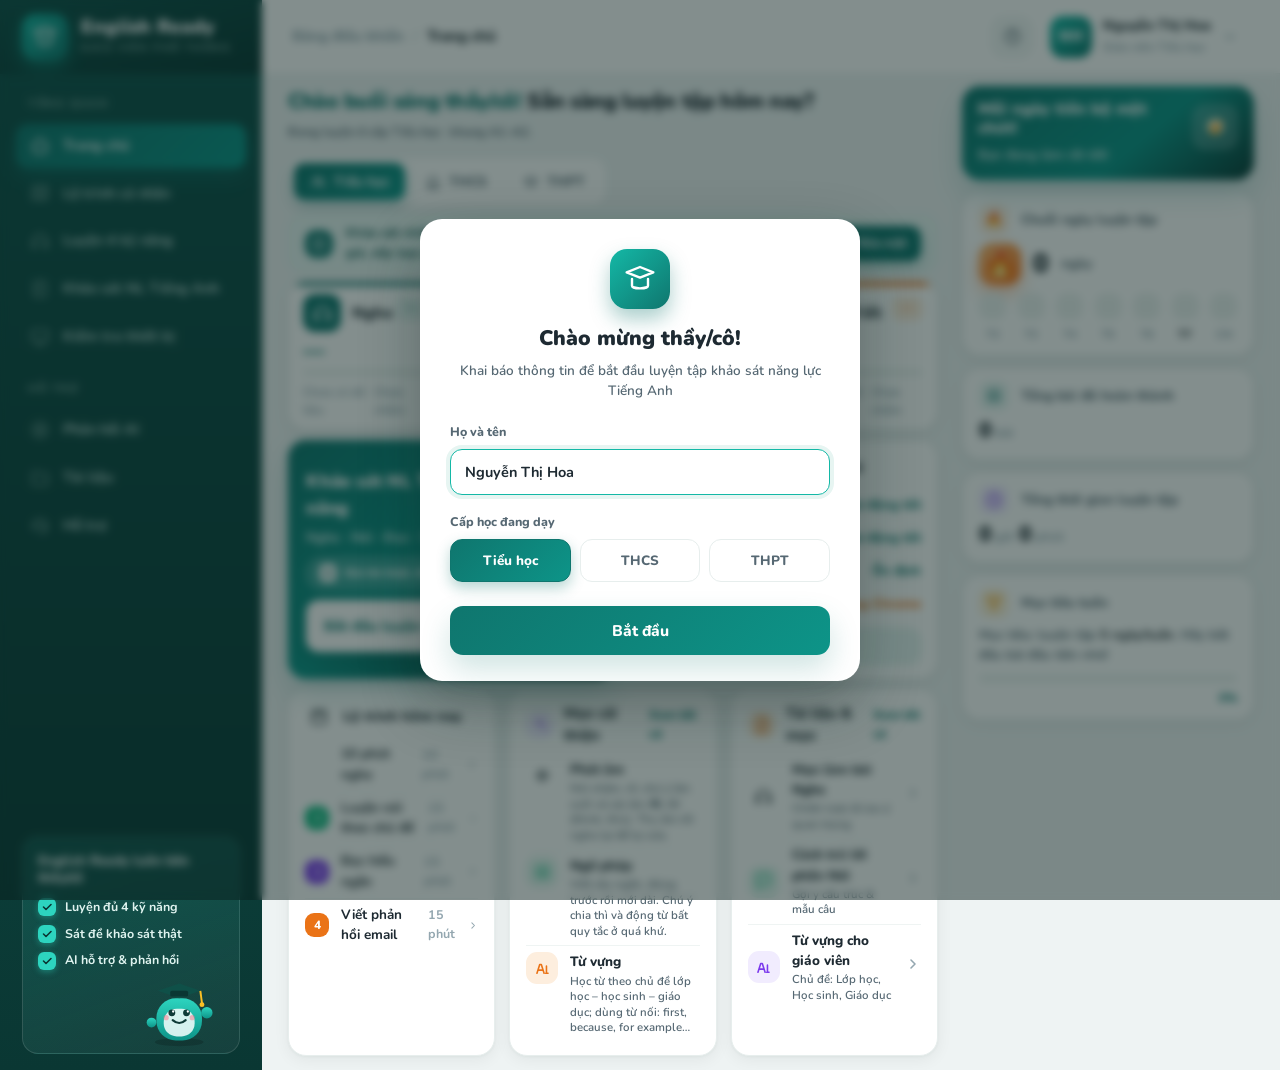
<file: index.html>
<!DOCTYPE html>
<html lang="vi">
<head>
<meta charset="UTF-8">
<meta name="viewport" content="width=device-width, initial-scale=1.0">
<title>English Ready GV — Luyện tập khảo sát năng lực Tiếng Anh</title>
<meta name="description" content="Luyện tập khảo sát năng lực Tiếng Anh dành cho giáo viên Tiểu học, THCS, THPT. Nghe • Nói • Đọc • Viết — có AI hỗ trợ luyện tập và phản hồi.">
<!-- Social preview (Facebook / Messenger / Zalo) -->
<meta property="og:type" content="website">
<meta property="og:site_name" content="English Ready GV">
<meta property="og:title" content="English Ready GV — Luyện tập khảo sát năng lực Tiếng Anh">
<meta property="og:description" content="Luyện tập khảo sát năng lực Tiếng Anh dành cho giáo viên. Nghe • Nói • Đọc • Viết — có AI hỗ trợ.">
<meta property="og:image" content="https://schoolrecords.github.io/english-ready-gv/assets/images/english-ready-gv-social-preview.png">
<meta property="og:image:type" content="image/png">
<meta property="og:image:width" content="1200">
<meta property="og:image:height" content="630">
<meta property="og:image:alt" content="English Ready GV — Luyện tập khảo sát năng lực Tiếng Anh">
<meta property="og:url" content="https://schoolrecords.github.io/english-ready-gv/">
<meta name="twitter:card" content="summary_large_image">
<meta name="twitter:title" content="English Ready GV — Luyện tập khảo sát năng lực Tiếng Anh">
<meta name="twitter:description" content="Luyện tập khảo sát năng lực Tiếng Anh dành cho giáo viên. Nghe • Nói • Đọc • Viết — có AI hỗ trợ.">
<meta name="twitter:image" content="https://schoolrecords.github.io/english-ready-gv/assets/images/english-ready-gv-social-preview.png">
<link rel="preconnect" href="https://fonts.googleapis.com">
<link rel="preconnect" href="https://fonts.gstatic.com" crossorigin>
<link href="https://fonts.googleapis.com/css2?family=Nunito:wght@400;500;600;700;800;900&display=swap&subset=vietnamese,latin" rel="stylesheet">
<style>
  :root{
    --teal:#0f766e; --teal-2:#0d9488; --teal-3:#14b8a6; --teal-ink:#0a3a36;
    --teal-soft:#e7f5f2; --teal-soft2:#d4ede8;
    --green:#10b981; --green-soft:#e3f6ef;
    --purple:#7c3aed; --purple-soft:#f1ecfe;
    --orange:#ea7317; --orange-soft:#fdeede;
    --amber:#f59e0b; --amber-soft:#fdf2dc;
    --ink:#1e2a32; --ink-2:#566873; --muted:#94a7b0;
    --bg:#eef3f3; --card:#ffffff; --line:#e7eeed; --line-2:#eff4f3;
    --side-1:#0a3733; --side-2:#0f504a; --side-txt:#bcd6d1; --side-muted:#7ba39c;
    --sh-sm:0 1px 2px rgba(10,40,38,.05);
    --sh:0 4px 16px rgba(10,40,38,.06),0 1px 3px rgba(10,40,38,.04);
    --sh-md:0 14px 30px rgba(15,118,110,.20);
    --r:18px; --r-sm:13px;
  }
  *{box-sizing:border-box;margin:0;padding:0}
  html{-webkit-text-size-adjust:100%}
  body{
    font-family:"Nunito","Segoe UI",system-ui,-apple-system,Arial,sans-serif;
    background:var(--bg);color:var(--ink);font-size:14.5px;line-height:1.5;font-weight:600;
    -webkit-font-smoothing:antialiased;-moz-osx-font-smoothing:grayscale;text-rendering:optimizeLegibility;
  }
  a{text-decoration:none;color:inherit}
  .num{font-variant-numeric:tabular-nums}
  .card{background:var(--card);border:1px solid var(--line);border-radius:var(--r);box-shadow:var(--sh)}

  /* ===== APP GRID ===== */
  .app{display:grid;grid-template-columns:262px 1fr;grid-template-rows:74px 1fr;min-height:100vh}
  .corner{grid-area:1/1;background:linear-gradient(165deg,var(--side-2),var(--side-1));display:flex;align-items:center;gap:13px;padding:0 22px}
  .topbar{grid-area:1/2}
  .side{grid-area:2/1;background:linear-gradient(180deg,var(--side-2) 0%,var(--side-1) 100%)}
  .content{grid-area:2/2;padding:26px 30px 46px;overflow:hidden}

  /* ===== CORNER LOGO ===== */
  .corner .logo{width:46px;height:46px;border-radius:14px;background:linear-gradient(135deg,var(--teal-3),var(--teal));display:grid;place-items:center;flex:none;box-shadow:0 8px 18px rgba(20,184,166,.4)}
  .corner .logo svg{width:26px;height:26px;color:#fff}
  .corner h1{color:#fff;font-size:19px;font-weight:900;line-height:1.02;letter-spacing:.2px}
  .corner small{display:block;color:var(--side-muted);font-weight:800;font-size:10px;letter-spacing:1.6px;margin-top:3px;text-transform:uppercase}

  /* ===== TOP BAR ===== */
  .topbar{display:flex;align-items:center;gap:18px;padding:0 30px;background:#fff;border-bottom:1px solid var(--line)}
  .tb-title{display:flex;align-items:center;gap:9px;font-weight:800;font-size:15px;color:var(--muted)}
  .tb-title b{color:var(--ink);font-weight:800}
  .tb-title .sep{color:#cfdad8}
  .top-right{display:flex;align-items:center;gap:11px;margin-left:auto}
  .ic-btn{position:relative;width:42px;height:42px;border-radius:13px;display:grid;place-items:center;color:var(--ink-2);cursor:pointer;transition:.16s;background:#f3f7f6;border:1px solid var(--line)}
  .ic-btn:hover{background:var(--teal-soft);color:var(--teal);border-color:var(--teal-soft2)}
  .ic-btn svg{width:19px;height:19px}
  .user{display:flex;align-items:center;gap:11px;cursor:pointer;padding:6px 12px 6px 6px;border-radius:14px;transition:.16s}
  .user:hover{background:#f2f7f6}
  .user .ava{width:42px;height:42px;border-radius:13px;display:grid;place-items:center;background:linear-gradient(135deg,var(--teal-3),var(--teal));color:#fff;font-weight:900;font-size:15px;flex:none;letter-spacing:.5px}
  .user .meta b{display:block;font-size:14px;font-weight:800}
  .user .meta span{font-size:12px;color:var(--muted);font-weight:700}
  .user .chev{color:var(--muted)}

  /* ===== SIDEBAR ===== */
  .side{display:flex;flex-direction:column;padding:16px 16px 0}
  .sec-label{color:var(--side-muted);font-size:10.5px;font-weight:800;letter-spacing:1.6px;text-transform:uppercase;margin:6px 12px 8px}
  .sec-label.mt{margin-top:18px}
  nav{display:flex;flex-direction:column;gap:4px}
  nav a{display:flex;align-items:center;gap:13px;padding:11px 14px;border-radius:12px;font-weight:700;color:var(--side-txt);font-size:14.5px;transition:.16s}
  nav a svg{width:20px;height:20px;color:var(--side-muted);transition:.16s;flex:none}
  nav a:hover{background:rgba(255,255,255,.07);color:#fff}
  nav a:hover svg{color:var(--teal-3)}
  nav a.active{background:linear-gradient(135deg,var(--teal),var(--teal-2));color:#fff;box-shadow:0 10px 20px rgba(15,118,110,.45)}
  nav a.active svg{color:#fff}
  .side-illo{display:none}
  .help-box{margin:auto 6px 20px;background:rgba(255,255,255,.06);border:1px solid rgba(255,255,255,.09);border-radius:16px;padding:16px}
  .help-box h4{font-size:14px;font-weight:800;margin-bottom:6px;color:#fff}
  .help-box p{font-size:12px;color:var(--side-txt);font-weight:600;line-height:1.5}
  .help-box .heart{margin-top:8px;color:#fb7185;font-size:16px}

  /* ===== CONTENT GRID ===== */
  .grid{display:grid;grid-template-columns:1fr 320px;gap:24px}
  main{min-width:0}
  aside{min-width:0;display:flex;flex-direction:column;gap:18px}

  .head-row{display:flex;align-items:flex-start;justify-content:space-between;gap:16px;flex-wrap:wrap;margin-bottom:20px}
  .greet{font-size:27px;font-weight:900;letter-spacing:-.02em;margin-bottom:5px}
  .greet .accent{color:var(--teal)}
  .greet-sub{font-size:14px;font-weight:700;color:var(--ink-2)}

  /* level tabs — segmented */
  .tabs{display:inline-flex;gap:4px;background:#fff;border:1px solid var(--line);border-radius:14px;padding:5px;box-shadow:var(--sh-sm)}
  .tab{display:inline-flex;align-items:center;gap:8px;padding:9px 16px;border-radius:10px;background:transparent;border:0;color:var(--ink-2);font-weight:800;font-size:13.5px;cursor:pointer;transition:.16s;font-family:inherit}
  .tab svg{width:16px;height:16px}
  .tab:hover{color:var(--teal)}
  .tab.active{background:linear-gradient(135deg,var(--teal),var(--teal-2));color:#fff;box-shadow:0 6px 14px rgba(15,118,110,.32)}

  /* info banner */
  .infobar{position:relative;overflow:hidden;display:flex;align-items:center;gap:13px;background:var(--teal-soft);border:1px solid var(--teal-soft2);border-radius:16px;padding:15px 20px;margin-bottom:16px;color:#0c5650;font-weight:700;font-size:14px}
  .infobar .i{width:34px;height:34px;border-radius:11px;background:var(--teal);color:#fff;display:grid;place-items:center;flex:none}
  .infobar .i svg{width:18px;height:18px}
  .infobar .shield{margin-left:auto;flex:none;display:inline-flex;align-items:center;gap:7px;padding:8px 14px;border-radius:11px;background:var(--teal);color:#fff;font-weight:800;font-size:12.5px;box-shadow:0 6px 14px rgba(15,118,110,.3)}
  .infobar .shield svg{width:16px;height:16px}
  .infobar .leaves{display:none}

  /* skill cards */
  .skills{display:grid;grid-template-columns:repeat(4,1fr);gap:18px;margin-bottom:22px}
  .skill{padding:20px 18px 16px;position:relative;overflow:hidden;cursor:pointer;transition:transform .16s,box-shadow .16s}
  .skill::before{content:"";position:absolute;left:0;right:0;top:0;height:4px}
  .skill:hover{transform:translateY(-3px);box-shadow:0 18px 32px rgba(10,40,38,.12)}
  .skill:active{transform:translateY(-1px)}
  .skill .head{display:flex;align-items:center;gap:11px;margin-bottom:16px}
  .skill .badge{width:46px;height:46px;border-radius:14px;display:grid;place-items:center;flex:none}
  .skill .badge svg{width:23px;height:23px;color:#fff}
  .skill .name{font-weight:800;font-size:16px}
  .skill .cefr{position:absolute;top:18px;right:18px;font-size:11px;font-weight:800;padding:4px 10px;border-radius:9px}
  .skill .pct{font-size:30px;font-weight:900;line-height:1;margin-bottom:12px}
  .skill .track{height:8px;background:#edf3f1;border-radius:99px;overflow:hidden;margin-bottom:12px}
  .skill .track>i{display:block;height:100%;border-radius:99px;transition:width .9s cubic-bezier(.2,.7,.2,1)}
  .skill .foot{display:flex;justify-content:space-between;align-items:center;font-size:12px;font-weight:700}
  .skill .foot .pts{color:var(--muted)}
  .s-nghe::before{background:var(--teal)} .s-nghe .badge{background:var(--teal)} .s-nghe .pct{color:var(--teal)} .s-nghe .track>i{background:var(--teal)} .s-nghe .cefr{background:var(--teal-soft);color:var(--teal)}
  .s-noi::before{background:var(--green)} .s-noi .badge{background:var(--green)} .s-noi .pct{color:var(--green)} .s-noi .track>i{background:var(--green)} .s-noi .cefr{background:var(--green-soft);color:var(--green)}
  .s-doc::before{background:var(--purple)} .s-doc .badge{background:var(--purple)} .s-doc .pct{color:var(--purple)} .s-doc .track>i{background:var(--purple)} .s-doc .cefr{background:var(--purple-soft);color:var(--purple)}
  .s-viet::before{background:var(--orange)} .s-viet .badge{background:var(--orange)} .s-viet .pct{color:var(--orange)} .s-viet .track>i{background:var(--orange)} .s-viet .cefr{background:var(--orange-soft);color:var(--orange)}

  /* mid row */
  .midrow{display:grid;grid-template-columns:1.05fr 1fr;gap:20px;margin-bottom:20px}
  .cta{position:relative;overflow:hidden;background:linear-gradient(140deg,var(--teal) 0%,var(--teal-2) 48%,var(--teal-ink) 100%);border:0;border-radius:var(--r);padding:26px;color:#fff;box-shadow:var(--sh-md)}
  .cta::after{content:"";position:absolute;right:-70px;top:-70px;width:220px;height:220px;border-radius:50%;background:rgba(255,255,255,.07)}
  .cta>*{position:relative}
  .cta .art{display:none}
  .cta h2{font-size:22px;font-weight:900;letter-spacing:-.01em}
  .cta .sub{color:rgba(255,255,255,.85);font-weight:700;font-size:14px;margin:7px 0 14px}
  .chip-ai{display:inline-flex;align-items:center;gap:8px;background:rgba(255,255,255,.18);border:1px solid rgba(255,255,255,.28);color:#fff;font-weight:800;font-size:12.5px;padding:7px 14px;border-radius:999px;margin-bottom:18px}
  .chip-ai .sq{width:18px;height:18px;border-radius:6px;background:#fff;color:var(--teal);display:grid;place-items:center;font-size:9px;font-weight:900}
  .btn{display:inline-flex;align-items:center;gap:10px;background:#fff;color:var(--teal);border:0;font-family:inherit;font-weight:800;font-size:15px;padding:13px 22px;border-radius:13px;cursor:pointer;transition:.16s;box-shadow:0 10px 22px rgba(0,0,0,.16)}
  .btn:hover{transform:translateY(-1px);box-shadow:0 16px 28px rgba(0,0,0,.2)}
  .btn .arr{width:30px;height:30px;border-radius:50%;background:var(--teal-soft);color:var(--teal);display:grid;place-items:center}
  .btn .arr svg{width:17px;height:17px}

  .panel{padding:20px 22px}
  .panel .ttl{display:flex;align-items:center;gap:10px;font-size:15.5px;font-weight:800;margin-bottom:14px}
  .panel .ttl .pic{width:32px;height:32px;border-radius:10px;display:grid;place-items:center;flex:none}
  .panel .ttl .pic svg{width:18px;height:18px}
  .panel .ttl .more{margin-left:auto;font-size:12.5px;font-weight:800;color:var(--teal);cursor:pointer}

  /* device check list */
  .chk{display:flex;align-items:center;gap:12px;padding:10px 0;border-bottom:1px solid var(--line-2)}
  .chk:last-of-type{border-bottom:0}
  .chk .st{width:24px;height:24px;border-radius:50%;display:grid;place-items:center;flex:none;color:#fff}
  .chk .st.ok{background:var(--teal)} .chk .st.warn{background:var(--amber)}
  .chk .st svg{width:13px;height:13px}
  .chk .nm{font-weight:700;font-size:13.5px}
  .chk .v{margin-left:auto;font-weight:800;font-size:13px}
  .chk .v.ok{color:var(--teal)} .chk .v.warn{color:var(--orange)}
  .btn-ghost{display:block;width:100%;margin:14px 0 0;background:var(--teal-soft);border:1px solid var(--teal-soft2);color:var(--teal);font-family:inherit;font-weight:800;font-size:13.5px;padding:11px 18px;border-radius:12px;cursor:pointer;transition:.16s}
  .btn-ghost:hover{background:var(--teal-soft2)}

  /* bottom 3 cards */
  .botrow{display:grid;grid-template-columns:repeat(3,1fr);gap:20px}
  .list-item{display:flex;align-items:center;gap:12px;padding:11px 0;border-bottom:1px solid var(--line-2)}
  .list-item:last-child{border-bottom:0}
  .list-item .n{width:26px;height:26px;border-radius:9px;color:#fff;display:grid;place-items:center;font-weight:800;font-size:12px;flex:none}
  .list-item .tx{font-weight:700;font-size:13.5px}
  .list-item .rt{margin-left:auto;display:flex;align-items:center;gap:8px;color:var(--muted);font-weight:700;font-size:12.5px}
  .list-item .rt svg{width:15px;height:15px}

  .ai-item,.doc-item{display:flex;gap:12px;padding:11px 0;border-bottom:1px solid var(--line-2)}
  .ai-item:last-child,.doc-item:last-child{border-bottom:0}
  .ai-item .pic,.doc-item .pic{width:36px;height:36px;border-radius:11px;display:grid;place-items:center;flex:none}
  .ai-item .pic svg,.doc-item .pic svg{width:19px;height:19px}
  .ai-item b,.doc-item b{font-size:13.5px;font-weight:800;display:block}
  .ai-item p,.doc-item p{font-size:12px;color:var(--ink-2);font-weight:600;line-height:1.45;margin-top:2px}
  .doc-item{align-items:center}
  .doc-item .rt{margin-left:auto;color:var(--muted)}.doc-item .rt svg{width:16px;height:16px}

  /* ===== RIGHT ASIDE ===== */
  .motiv{position:relative;overflow:hidden;background:linear-gradient(140deg,var(--teal),var(--teal-2) 60%,var(--teal-ink));border:0;border-radius:var(--r);padding:20px;min-height:118px;color:#fff;box-shadow:var(--sh-md)}
  .motiv h3{font-size:17px;font-weight:900;line-height:1.2;max-width:175px}
  .motiv p{font-size:13px;font-weight:700;color:rgba(255,255,255,.85);margin-top:8px}
  .motiv .ph{position:absolute;right:16px;top:18px;width:46px;height:46px;border-radius:13px;background:rgba(255,255,255,.18);display:grid;place-items:center}
  .motiv .ph svg{width:26px;height:26px}

  .stat-card{padding:18px 20px}
  .stat-head{display:flex;align-items:center;gap:12px}
  .stat-head .ic{width:32px;height:32px;border-radius:10px;display:grid;place-items:center;flex:none}
  .stat-head .ic svg{width:18px;height:18px}
  .stat-head .lbl{font-weight:800;font-size:13.5px;color:var(--ink-2)}
  .ic-fire{background:var(--orange-soft);color:var(--orange)}
  .ic-book{background:var(--teal-soft);color:var(--teal)}
  .ic-clock{background:var(--purple-soft);color:var(--purple)}
  .ic-cup{background:var(--amber-soft);color:var(--amber)}
  .streak-val{display:flex;align-items:center;gap:12px;margin:14px 0}
  .streak-val .fire{font-size:28px;width:48px;height:48px;border-radius:14px;background:linear-gradient(135deg,#fdba74,#f97316);display:grid;place-items:center;box-shadow:0 8px 16px rgba(249,115,22,.34)}
  .streak-val .n{font-size:30px;font-weight:900;color:var(--ink)}
  .streak-val .u{font-size:14px;font-weight:700;color:var(--ink-2)}
  .week{display:flex;justify-content:space-between;gap:5px}
  .day{display:flex;flex-direction:column;align-items:center;gap:7px;font-size:11px;font-weight:800;color:var(--muted)}
  .day .dot{width:30px;height:30px;border-radius:10px;display:grid;place-items:center;background:linear-gradient(135deg,#fdba74,#f97316);color:#fff}
  .day .dot svg{width:15px;height:15px}
  .day.off .dot{background:#edf3f1;color:#c2cfcb}
  .stat-num{font-size:26px;font-weight:900;margin-top:8px;color:var(--ink)}
  .stat-num small{font-size:13px;font-weight:700;color:var(--muted);margin-left:3px}
  .goal p{font-size:13px;font-weight:700;color:var(--ink-2);margin:10px 0 12px;line-height:1.5}
  .goal p b{color:var(--ink)}
  .goal .gtrack{height:9px;background:#edf3f1;border-radius:99px;overflow:hidden;position:relative}
  .goal .gtrack>i{display:block;height:100%;border-radius:99px;background:linear-gradient(90deg,var(--teal-3),var(--teal))}
  .goal .glbl{text-align:right;font-size:12px;font-weight:800;color:var(--teal);margin-top:6px}

  /* ===== TOAST ===== */
  #erg-toast{position:fixed;left:50%;bottom:24px;transform:translate(-50%,20px);background:var(--teal-ink);color:#fff;font-weight:700;font-size:13.5px;padding:12px 20px;border-radius:13px;box-shadow:0 12px 32px rgba(10,40,38,.3);opacity:0;pointer-events:none;transition:.25s;z-index:300;max-width:90vw;text-align:center}
  #erg-toast.show{opacity:1;transform:translate(-50%,0)}

  /* ===== ONBOARDING MODAL ===== */
  .ob-overlay{position:fixed;inset:0;background:rgba(8,30,28,.5);backdrop-filter:blur(4px);display:grid;place-items:center;z-index:200;padding:20px}
  .ob-overlay.hide{display:none}
  .ob{background:#fff;border-radius:22px;max-width:440px;width:100%;padding:30px 30px 26px;box-shadow:0 24px 60px rgba(8,30,28,.32);text-align:center;animation:obin .2s ease}
  @keyframes obin{from{opacity:0;transform:translateY(8px)}to{opacity:1;transform:none}}
  .ob .ob-logo{width:60px;height:60px;border-radius:17px;background:linear-gradient(135deg,var(--teal-3),var(--teal));display:grid;place-items:center;margin:0 auto 14px;box-shadow:0 10px 20px rgba(15,118,110,.35)}
  .ob .ob-logo svg{width:32px;height:32px;color:#fff}
  .ob h2{font-size:21px;font-weight:900}
  .ob .ob-sub{color:var(--ink-2);font-weight:600;font-size:13.5px;margin:6px 0 22px}
  .ob label{display:block;text-align:left;font-weight:800;font-size:12.5px;color:var(--ink-2);margin:0 0 7px}
  .ob input{width:100%;padding:12px 14px;border:1px solid var(--line);border-radius:12px;font-family:inherit;font-weight:700;font-size:14.5px;color:var(--ink);outline:none;margin-bottom:18px;background:#f6faf9}
  .ob input:focus{border-color:var(--teal-3);box-shadow:0 0 0 4px var(--teal-soft);background:#fff}
  .ob .levels{display:flex;gap:9px;margin-bottom:24px}
  .ob .lv{flex:1;padding:11px 6px;border:1px solid var(--line);border-radius:12px;font-family:inherit;font-weight:800;font-size:13.5px;color:var(--ink-2);cursor:pointer;background:#fff;transition:.15s}
  .ob .lv:hover{border-color:var(--teal-3)}
  .ob .lv.active{background:linear-gradient(135deg,var(--teal),var(--teal-2));color:#fff;border-color:var(--teal);box-shadow:0 6px 14px rgba(15,118,110,.3)}
  .ob .ob-btn{width:100%;background:linear-gradient(135deg,var(--teal),var(--teal-2));color:#fff;border:0;font-family:inherit;font-weight:800;font-size:15.5px;padding:14px;border-radius:13px;cursor:pointer;box-shadow:var(--sh-md);transition:.15s}
  .ob .ob-btn:hover{filter:brightness(1.06)}

  /* ===== RESPONSIVE ===== */
  @media (max-width:1320px){ .grid{grid-template-columns:1fr 292px} }
  @media (max-width:1080px){
    .app{grid-template-columns:1fr;grid-template-rows:auto 1fr}
    .corner{display:none}
    .topbar{grid-area:auto;padding:12px 16px}
    .content{grid-area:auto;padding:20px 16px 36px}
    .side{grid-area:auto;flex-direction:row;overflow-x:auto;gap:8px;padding:10px 14px;-webkit-overflow-scrolling:touch}
    .side::-webkit-scrollbar{height:0}
    .sec-label{display:none}
    nav{flex-direction:row;gap:8px}
    nav a{white-space:nowrap;padding:9px 14px}
    .help-box{display:none}
    .grid{grid-template-columns:1fr}
    aside{display:grid;grid-template-columns:repeat(2,1fr);gap:16px}
  }
  @media (max-width:640px){
    .topbar{flex-wrap:wrap;gap:10px}
    .tb-title{font-size:13px}
    .user .meta{display:none}
    .head-row{gap:12px}
    .greet{font-size:21px}
    .tabs{overflow-x:auto;max-width:100%}
    .skills{grid-template-columns:repeat(2,1fr);gap:12px}
    .skill .pct{font-size:25px}
    .midrow,.botrow{grid-template-columns:1fr;gap:14px}
    aside{grid-template-columns:1fr;gap:14px}
  }
  @media (max-width:380px){ .skills{grid-template-columns:1fr} }


  /* ===== THU GỌN MẬT ĐỘ (vừa 1 màn hình) ===== */
  .content{padding:16px 28px 18px}
  .head-row{margin-bottom:12px}
  .greet{font-size:23px}
  .greet-sub{font-size:13px}
  .infobar{padding:11px 18px;margin-bottom:10px;font-size:13.5px}
  .infobar .i{width:30px;height:30px}
  .infobar .i svg{width:16px;height:16px}
  .skills{gap:14px;margin-bottom:14px}
  .skill{padding:14px 16px 13px}
  .skill .head{margin-bottom:10px}
  .skill .badge{width:40px;height:40px;border-radius:12px}
  .skill .badge svg{width:21px;height:21px}
  .skill .cefr{top:14px;right:14px}
  .skill .pct{font-size:24px;margin-bottom:9px}
  .skill .track{margin-bottom:9px}
  .midrow{gap:16px;margin-bottom:14px}
  .cta{padding:18px 20px;display:flex;flex-direction:column;justify-content:center}
  .cta h2{font-size:19px}
  .cta .sub{margin:6px 0 11px}
  .chip-ai{margin-bottom:14px}
  .panel{padding:15px 18px}
  .panel .ttl{margin-bottom:9px}
  .chk{padding:7px 0}
  .btn-ghost{margin-top:10px;padding:9px 18px}
  .botrow{gap:16px}
  .list-item{padding:8px 0}
  .ai-item,.doc-item{padding:8px 0}
  aside{gap:14px}
  .motiv{min-height:auto;padding:16px 18px}
  .stat-card{padding:14px 18px}
  .streak-val{margin:10px 0}
  .stat-num{font-size:23px;margin-top:6px}

  /* ===== THẺ ĐỒNG HÀNH (kiểu Bút Xanh) ===== */
  .help-box{margin:auto 6px 16px;background:linear-gradient(160deg,rgba(45,212,191,.16),rgba(255,255,255,.05));border:1px solid rgba(255,255,255,.12);border-radius:16px;padding:15px 15px 8px;position:relative;overflow:hidden}
  .help-box h4{font-size:13.5px;font-weight:800;margin-bottom:11px;color:#fff;line-height:1.3}
  .help-list{list-style:none;display:flex;flex-direction:column;gap:8px;margin:0}
  .help-list li{display:flex;align-items:center;gap:9px;font-size:12.5px;font-weight:700;color:#dff3ef}
  .help-list li svg{width:18px;height:18px;flex:none;color:#0a3733;background:#2dd4bf;border-radius:6px;padding:3px;box-shadow:0 2px 6px rgba(45,212,191,.4)}
  .help-mascot{display:flex;justify-content:flex-end;margin:-6px -4px -4px 0}
  .help-mascot svg{width:96px;height:auto;display:block}

  /* ===== THU GỌN BẬC 2 — vừa màn hình ở zoom 100% ===== */
  .content{padding:12px 26px 14px}
  .head-row{margin-bottom:8px}
  .greet{font-size:21px}
  .greet-sub{font-size:12.5px}
  .infobar{padding:9px 16px;margin-bottom:8px;font-size:13px}
  .infobar .i{width:28px;height:28px}
  .skills{gap:12px;margin-bottom:10px}
  .skill{padding:12px 14px 10px}
  .skill .head{margin-bottom:8px}
  .skill .badge{width:38px;height:38px}
  .skill .pct{font-size:22px;margin-bottom:7px}
  .skill .track{height:7px;margin-bottom:7px}
  .midrow{gap:14px;margin-bottom:10px}
  .cta{padding:15px 18px}
  .cta h2{font-size:18px}
  .cta .sub{margin:5px 0 9px}
  .chip-ai{margin-bottom:10px;padding:6px 12px}
  .btn{padding:11px 18px;font-size:14.5px}
  .panel{padding:13px 16px}
  .panel .ttl{margin-bottom:7px;font-size:14.5px}
  .panel .ttl .pic{width:28px;height:28px}
  .chk{padding:5px 0}
  .chk .st{width:22px;height:22px}
  .btn-ghost{margin-top:8px;padding:8px 16px}
  .botrow{gap:14px}
  .list-item{padding:6px 0}
  .list-item .n{width:24px;height:24px}
  .ai-item,.doc-item{padding:6px 0}
  .ai-item p,.doc-item p{font-size:11.5px;line-height:1.35;margin-top:1px}
  .ai-item .pic,.doc-item .pic{width:32px;height:32px}
  aside{gap:12px}
  .motiv{padding:14px 16px;min-height:auto}
  .motiv h3{font-size:16px}
  .stat-card{padding:12px 16px}
  .stat-head .ic{width:30px;height:30px}
  .streak-val{margin:8px 0}
  .streak-val .fire{width:42px;height:42px;font-size:24px}
  .streak-val .n{font-size:26px}
  .week .day .dot{width:27px;height:27px}
  .stat-num{font-size:21px;margin-top:4px}
  .goal p{margin:8px 0 9px}
</style>
</head>
<body>

<!-- ===== MENU KHAI BÁO ===== -->
<div class="ob-overlay hide" id="ob">
  <div class="ob">
    <div class="ob-logo"><svg viewBox="0 0 24 24" fill="none" stroke="currentColor" stroke-width="1.8" stroke-linecap="round" stroke-linejoin="round"><path d="M2 7l10-4 10 4-10 4z"/><path d="M6 12v5c0 1 2.5 2 6 2s6-1 6-2v-5"/></svg></div>
    <h2>Chào mừng thầy/cô!</h2>
    <div class="ob-sub">Khai báo thông tin để bắt đầu luyện tập khảo sát năng lực Tiếng Anh</div>
    <label>Họ và tên</label>
    <input id="ob-name" type="text" value="Nguyễn Thị Hoa" placeholder="Ví dụ: Nguyễn Thị Hoa">
    <label>Cấp học đang dạy</label>
    <div class="levels">
      <button type="button" class="lv active" data-lv="Tiểu học">Tiểu học</button>
      <button type="button" class="lv" data-lv="THCS">THCS</button>
      <button type="button" class="lv" data-lv="THPT">THPT</button>
    </div>
    <button class="ob-btn" id="ob-save">Bắt đầu</button>
  </div>
</div>

<div class="app">

  <!-- ===== CORNER LOGO ===== -->
  <div class="corner">
    <span class="logo"><svg viewBox="0 0 24 24" fill="none" stroke="currentColor" stroke-width="1.8" stroke-linecap="round" stroke-linejoin="round"><path d="M2 7l10-4 10 4-10 4z"/><path d="M6 12v5c0 1 2.5 2 6 2s6-1 6-2v-5"/></svg></span>
    <div><h1>English Ready</h1><small>Giáo viên phổ thông</small></div>
  </div>

  <!-- ===== TOP BAR ===== -->
  <header class="topbar">
    <div class="tb-title"><span>Bảng điều khiển</span><span class="sep">/</span><b>Trang chủ</b></div>
    <div class="top-right">
      <div class="ic-btn" id="btn-help" title="Trợ giúp">
        <svg viewBox="0 0 24 24" fill="none" stroke="currentColor" stroke-width="1.9" stroke-linecap="round" stroke-linejoin="round"><circle cx="12" cy="12" r="9"/><path d="M9.5 9.5a2.5 2.5 0 0 1 3.6-1.7c1.4.8 1.4 2.6 0 3.4-.8.5-1.1 1-1.1 1.8M12 17h.01"/></svg>
      </div>
      <div class="user">
        <div class="ava" id="u-ava">NH</div>
        <div class="meta"><b id="u-name">Nguyễn Thị Hoa</b><span id="u-role">Giáo viên Tiểu học</span></div>
        <svg class="chev" width="16" height="16" viewBox="0 0 24 24" fill="none" stroke="currentColor" stroke-width="2.4" stroke-linecap="round" stroke-linejoin="round"><path d="M6 9l6 6 6-6"/></svg>
      </div>
    </div>
  </header>

  <!-- ===== SIDEBAR ===== -->
  <div class="side">
    <nav>
      <div class="sec-label">Tổng quan</div>
      <a href="#" class="active"><svg viewBox="0 0 24 24" fill="none" stroke="currentColor" stroke-width="1.8" stroke-linecap="round" stroke-linejoin="round"><path d="M3 11l9-8 9 8"/><path d="M5 10v10h14V10"/></svg><span>Trang chủ</span></a>
      <a href="#"><svg viewBox="0 0 24 24" fill="none" stroke="currentColor" stroke-width="1.8" stroke-linecap="round" stroke-linejoin="round"><path d="M9 4L3 6v14l6-2 6 2 6-2V4l-6 2-6-2z"/><path d="M9 4v14M15 6v14"/></svg><span>Lộ trình cá nhân</span></a>
      <a href="#"><svg viewBox="0 0 24 24" fill="none" stroke="currentColor" stroke-width="1.8" stroke-linecap="round" stroke-linejoin="round"><path d="M4 14v-2a8 8 0 0 1 16 0v2"/><rect x="3" y="13" width="4" height="7" rx="1.5"/><rect x="17" y="13" width="4" height="7" rx="1.5"/></svg><span>Luyện 4 kỹ năng</span></a>
      <a href="#" id="nav-test"><svg viewBox="0 0 24 24" fill="none" stroke="currentColor" stroke-width="1.8" stroke-linecap="round" stroke-linejoin="round"><rect x="5" y="3" width="14" height="18" rx="2"/><path d="M9 8l1.5 1.5L13 7M9 14l1.5 1.5L13 13"/></svg><span>Khảo sát NL Tiếng Anh</span></a>
      <a href="#"><svg viewBox="0 0 24 24" fill="none" stroke="currentColor" stroke-width="1.8" stroke-linecap="round" stroke-linejoin="round"><rect x="2" y="4" width="20" height="13" rx="2.5"/><path d="M8 21h8M12 17v4"/></svg><span>Kiểm tra thiết bị</span></a>
      <div class="sec-label mt">Hỗ trợ</div>
      <a href="#"><svg viewBox="0 0 24 24" fill="none" stroke="currentColor" stroke-width="1.8" stroke-linecap="round" stroke-linejoin="round"><circle cx="12" cy="12" r="9"/><path d="M12 7l1.4 3.1L17 10.6l-2.6 2.3.8 3.6L12 14.8 8.8 16.5l.8-3.6L7 10.6l3.6-.5z" fill="currentColor" stroke="none"/></svg><span>Phản hồi AI</span></a>
      <a href="#"><svg viewBox="0 0 24 24" fill="none" stroke="currentColor" stroke-width="1.8" stroke-linecap="round" stroke-linejoin="round"><path d="M3 7a2 2 0 0 1 2-2h4l2 2h8a2 2 0 0 1 2 2v9a2 2 0 0 1-2 2H5a2 2 0 0 1-2-2z"/></svg><span>Tài liệu</span></a>
      <a href="#"><svg viewBox="0 0 24 24" fill="none" stroke="currentColor" stroke-width="1.8" stroke-linecap="round" stroke-linejoin="round"><path d="M4 14v-2a8 8 0 0 1 16 0v2"/><path d="M4 14a2 2 0 0 0 2 2 2 2 0 0 0 2-2v-2a2 2 0 0 0-4 0M20 14a2 2 0 0 1-2 2 2 2 0 0 1-2-2v-2a2 2 0 0 1 4 0"/><path d="M18 16v1a3 3 0 0 1-3 3h-3"/></svg><span>Hỗ trợ</span></a>
    </nav>

    <div class="side-illo">
      <svg viewBox="0 0 200 72" xmlns="http://www.w3.org/2000/svg" role="img" aria-label="4 kỹ năng">
        <rect x="6" y="8" width="188" height="56" rx="16" fill="#eef2ff"/>
        <circle cx="44" cy="36" r="17" fill="#2563eb"/>
        <g stroke="#fff" stroke-width="2" fill="none" stroke-linecap="round" stroke-linejoin="round" transform="translate(44,36) scale(.7) translate(-12,-12)"><path d="M4 14v-2a8 8 0 0 1 16 0v2"/><rect x="3" y="13" width="4" height="7" rx="1.5"/><rect x="17" y="13" width="4" height="7" rx="1.5"/></g>
        <circle cx="84" cy="36" r="17" fill="#10b981"/>
        <g stroke="#fff" stroke-width="2" fill="none" stroke-linecap="round" stroke-linejoin="round" transform="translate(84,36) scale(.7) translate(-12,-12)"><rect x="9" y="2" width="6" height="12" rx="3"/><path d="M5 11a7 7 0 0 0 14 0M12 18v3"/></g>
        <circle cx="124" cy="36" r="17" fill="#8b5cf6"/>
        <g stroke="#fff" stroke-width="2" fill="none" stroke-linecap="round" stroke-linejoin="round" transform="translate(124,36) scale(.7) translate(-12,-12)"><path d="M12 6c-2-1.5-5-1.5-7 0v12c2-1.5 5-1.5 7 0M12 6c2-1.5 5-1.5 7 0v12c-2-1.5-5-1.5-7 0M12 6v12"/></g>
        <circle cx="164" cy="36" r="17" fill="#f97316"/>
        <g stroke="#fff" stroke-width="2" fill="none" stroke-linecap="round" stroke-linejoin="round" transform="translate(164,36) scale(.7) translate(-12,-12)"><path d="M12 20h9"/><path d="M16.5 3.5a2.1 2.1 0 0 1 3 3L7 19l-4 1 1-4z"/></g>
      </svg>
    </div>
    <div class="help-box">
      <h4>English Ready luôn bên thầy/cô</h4>
      <ul class="help-list">
        <li><svg viewBox="0 0 24 24" fill="none" stroke="currentColor" stroke-width="3.2" stroke-linecap="round" stroke-linejoin="round"><path d="M5 12l5 5L20 7"/></svg>Luyện đủ 4 kỹ năng</li>
        <li><svg viewBox="0 0 24 24" fill="none" stroke="currentColor" stroke-width="3.2" stroke-linecap="round" stroke-linejoin="round"><path d="M5 12l5 5L20 7"/></svg>Sát đề khảo sát thật</li>
        <li><svg viewBox="0 0 24 24" fill="none" stroke="currentColor" stroke-width="3.2" stroke-linecap="round" stroke-linejoin="round"><path d="M5 12l5 5L20 7"/></svg>AI hỗ trợ &amp; phản hồi</li>
      </ul>
      <div class="help-mascot"><svg viewBox="0 0 118 104" xmlns="http://www.w3.org/2000/svg" aria-hidden="true">
        <defs><linearGradient id="mbody" x1="0" y1="0" x2="0" y2="1"><stop offset="0" stop-color="#2dd4bf"/><stop offset="1" stop-color="#0d9488"/></linearGradient></defs>
        <ellipse cx="58" cy="96" rx="30" ry="5" fill="rgba(0,0,0,.18)"/>
        <circle cx="92" cy="60" r="7" fill="url(#mbody)"/>
        <circle cx="24" cy="72" r="6" fill="url(#mbody)"/>
        <rect x="30" y="42" width="56" height="52" rx="24" fill="url(#mbody)"/>
        <rect x="39" y="55" width="38" height="34" rx="16" fill="#eafaf7" opacity=".9"/>
        <circle cx="49" cy="60" r="4.2" fill="#0f3b37"/><circle cx="67" cy="60" r="4.2" fill="#0f3b37"/>
        <circle cx="50.6" cy="58.4" r="1.4" fill="#fff"/><circle cx="68.6" cy="58.4" r="1.4" fill="#fff"/>
        <circle cx="42" cy="66" r="3.2" fill="#fb7185" opacity=".5"/><circle cx="74" cy="66" r="3.2" fill="#fb7185" opacity=".5"/>
        <path d="M50 69 q8 7 16 0" fill="none" stroke="#0f3b37" stroke-width="2.6" stroke-linecap="round"/>
        <polygon points="58,24 84,33 58,42 32,33" fill="#0f5048"/>
        <rect x="47" y="33" width="22" height="7" rx="2" fill="#0a3733"/>
        <line x1="84" y1="33" x2="86" y2="48" stroke="#fbbf24" stroke-width="2.4"/><circle cx="86" cy="50" r="3" fill="#fbbf24"/>
      </svg></div>
    </div>
  </div>

  <!-- ===== CONTENT ===== -->
  <div class="content">
    <div class="grid">

      <!-- ===== MAIN ===== -->
      <main>
        <div class="head-row">
          <div>
            <h2 class="greet"><span class="accent">Chào thầy/cô!</span> Sẵn sàng luyện tập hôm nay?</h2>
            <p class="greet-sub" id="greet-sub"></p>
          </div>
        <div class="tabs">
          <button class="tab active"><svg viewBox="0 0 24 24" fill="none" stroke="currentColor" stroke-width="1.9" stroke-linecap="round" stroke-linejoin="round"><circle cx="9" cy="8" r="3"/><circle cx="17" cy="9" r="2.4"/><path d="M3 19c0-3.3 2.7-5 6-5s6 1.7 6 5M15 19c0-2.3 1-3.6 3.5-3.6S22 16.7 22 19"/></svg>Tiểu học</button>
          <button class="tab"><svg viewBox="0 0 24 24" fill="none" stroke="currentColor" stroke-width="1.9" stroke-linecap="round" stroke-linejoin="round"><path d="M3 21h18M5 21V8l7-4 7 4v13M9 21v-5h6v5"/></svg>THCS</button>
          <button class="tab"><svg viewBox="0 0 24 24" fill="none" stroke="currentColor" stroke-width="1.9" stroke-linecap="round" stroke-linejoin="round"><path d="M12 4L2 9l10 5 10-5-10-5z"/><path d="M6 11v5c0 1 3 2.5 6 2.5s6-1.5 6-2.5v-5"/></svg>THPT</button>
        </div>
        </div>

        <div class="infobar">
          <span class="i"><svg viewBox="0 0 24 24" fill="none" stroke="currentColor" stroke-width="2.3" stroke-linecap="round" stroke-linejoin="round"><path d="M12 16v-5M12 8h.01"/><circle cx="12" cy="12" r="9"/></svg></span>
          Khảo sát nhằm xác định nhu cầu bồi dưỡng. Kết quả không dùng để đánh giá, xếp loại giáo viên.
          <span class="shield"><svg viewBox="0 0 24 24" fill="none" stroke="currentColor" stroke-width="2.2" stroke-linecap="round" stroke-linejoin="round"><path d="M12 3l8 3v6c0 5-3.5 8-8 9-4.5-1-8-4-8-9V6z"/><path d="M9 12l2 2 4-4"/></svg> Bảo mật</span>
        </div>

        <div class="infobar" id="exam-countdown" style="background:var(--amber-soft);border-color:#f3dca6;color:#8a5a08;display:none">
          <span class="i" style="background:var(--amber)"><svg viewBox="0 0 24 24" fill="none" stroke="currentColor" stroke-width="2.2" stroke-linecap="round" stroke-linejoin="round"><rect x="3" y="4" width="18" height="17" rx="2.5"/><path d="M3 9h18M8 2v4M16 2v4"/></svg></span>
          <span id="exam-countdown-text">Đợt khảo sát chính thức dự kiến <b>10/7 – 20/7/2026</b>.</span>
        </div>

        <!-- SKILLS -->
        <div class="skills">
          <div class="card skill s-nghe">
            <span class="cefr">—</span>
            <div class="head"><span class="badge"><svg viewBox="0 0 24 24" fill="none" stroke="currentColor" stroke-width="1.9" stroke-linecap="round" stroke-linejoin="round"><path d="M4 14v-2a8 8 0 0 1 16 0v2"/><rect x="3" y="13" width="4" height="7" rx="1.5"/><rect x="17" y="13" width="4" height="7" rx="1.5"/></svg></span><span class="name">Nghe</span></div>
            <div class="pct num">—</div>
            <div class="track"><i style="width:0%"></i></div>
            <div class="foot"><span class="pts num">Chưa có dữ liệu</span><span style="color:var(--muted)">Chưa chấm</span></div>
          </div>
          <div class="card skill s-noi">
            <span class="cefr">—</span>
            <div class="head"><span class="badge"><svg viewBox="0 0 24 24" fill="none" stroke="currentColor" stroke-width="1.9" stroke-linecap="round" stroke-linejoin="round"><rect x="9" y="2" width="6" height="12" rx="3"/><path d="M5 11a7 7 0 0 0 14 0M12 18v3"/></svg></span><span class="name">Nói</span></div>
            <div class="pct num">—</div>
            <div class="track"><i style="width:0%"></i></div>
            <div class="foot"><span class="pts num">Chưa có dữ liệu</span><span style="color:var(--muted)">Chưa chấm</span></div>
          </div>
          <div class="card skill s-doc">
            <span class="cefr">—</span>
            <div class="head"><span class="badge"><svg viewBox="0 0 24 24" fill="none" stroke="currentColor" stroke-width="1.9" stroke-linecap="round" stroke-linejoin="round"><path d="M12 6c-2-1.5-5-1.5-7 0v12c2-1.5 5-1.5 7 0M12 6c2-1.5 5-1.5 7 0v12c-2-1.5-5-1.5-7 0M12 6v12"/></svg></span><span class="name">Đọc</span></div>
            <div class="pct num">—</div>
            <div class="track"><i style="width:0%"></i></div>
            <div class="foot"><span class="pts num">Chưa có dữ liệu</span><span style="color:var(--muted)">Chưa chấm</span></div>
          </div>
          <div class="card skill s-viet">
            <span class="cefr">—</span>
            <div class="head"><span class="badge"><svg viewBox="0 0 24 24" fill="none" stroke="currentColor" stroke-width="1.9" stroke-linecap="round" stroke-linejoin="round"><path d="M12 20h9"/><path d="M16.5 3.5a2.1 2.1 0 0 1 3 3L7 19l-4 1 1-4z"/></svg></span><span class="name">Viết</span></div>
            <div class="pct num">—</div>
            <div class="track"><i style="width:0%"></i></div>
            <div class="foot"><span class="pts num">Chưa có dữ liệu</span><span style="color:var(--muted)">Chưa chấm</span></div>
          </div>
        </div>

        <!-- MID ROW -->
        <div class="midrow">
          <div class="cta">
            <div class="art">
              <svg viewBox="0 0 220 180" xmlns="http://www.w3.org/2000/svg" role="img" aria-label="Khảo sát 4 kỹ năng">
                <rect x="6" y="10" width="208" height="158" rx="26" fill="#eef2ff"/>
                <rect x="38" y="24" width="144" height="128" rx="16" fill="#fff" stroke="#e6ebf4" stroke-width="1.5"/>
                <circle cx="54" cy="42" r="6" fill="#2563eb"/>
                <rect x="66" y="38" width="62" height="8" rx="4" fill="#e6ebf4"/>
                <rect x="50" y="58" width="58" height="38" rx="10" fill="#eaf1ff"/>
                <g stroke="#2563eb" stroke-width="2" fill="none" stroke-linecap="round" stroke-linejoin="round" transform="translate(79,77) scale(.8) translate(-12,-12)"><path d="M4 14v-2a8 8 0 0 1 16 0v2"/><rect x="3" y="13" width="4" height="7" rx="1.5"/><rect x="17" y="13" width="4" height="7" rx="1.5"/></g>
                <rect x="112" y="58" width="58" height="38" rx="10" fill="#e4f7f0"/>
                <g stroke="#10b981" stroke-width="2" fill="none" stroke-linecap="round" stroke-linejoin="round" transform="translate(141,77) scale(.8) translate(-12,-12)"><rect x="9" y="2" width="6" height="12" rx="3"/><path d="M5 11a7 7 0 0 0 14 0M12 18v3"/></g>
                <rect x="50" y="100" width="58" height="38" rx="10" fill="#f0eafe"/>
                <g stroke="#8b5cf6" stroke-width="2" fill="none" stroke-linecap="round" stroke-linejoin="round" transform="translate(79,119) scale(.8) translate(-12,-12)"><path d="M12 6c-2-1.5-5-1.5-7 0v12c2-1.5 5-1.5 7 0M12 6c2-1.5 5-1.5 7 0v12c-2-1.5-5-1.5-7 0M12 6v12"/></g>
                <rect x="112" y="100" width="58" height="38" rx="10" fill="#fff0e3"/>
                <g stroke="#f97316" stroke-width="2" fill="none" stroke-linecap="round" stroke-linejoin="round" transform="translate(141,119) scale(.8) translate(-12,-12)"><path d="M12 20h9"/><path d="M16.5 3.5a2.1 2.1 0 0 1 3 3L7 19l-4 1 1-4z"/></g>
                <circle cx="180" cy="34" r="16" fill="#10b981"/>
                <path d="M173 34l5 5 9-10" fill="none" stroke="#fff" stroke-width="3" stroke-linecap="round" stroke-linejoin="round"/>
                <circle cx="20" cy="122" r="5" fill="#c7d6ff"/>
                <circle cx="198" cy="150" r="4" fill="#bde6d6"/>
              </svg>
            </div>
            <div>
              <h2>Khảo sát NL Tiếng Anh – 4 kỹ năng</h2>
              <div class="sub">Nghe · Nói · Đọc · Viết</div>
              <div class="chip-ai"><span class="sq">AI</span> Bài thi thật: AI chấm Nói &amp; Viết</div>
              <button class="btn" id="btn-start">Bắt đầu luyện tập <span class="arr"><svg viewBox="0 0 24 24" fill="none" stroke="currentColor" stroke-width="2.6" stroke-linecap="round" stroke-linejoin="round"><path d="M5 12h14M13 6l6 6-6 6"/></svg></span></button>
            </div>
          </div>

          <div class="card panel">
            <div class="ttl"><span class="pic ic-book" style="background:var(--blue-soft);color:var(--blue)"><svg viewBox="0 0 24 24" fill="none" stroke="currentColor" stroke-width="1.9" stroke-linecap="round" stroke-linejoin="round"><rect x="3" y="4" width="18" height="13" rx="2"/><path d="M8 21h8M12 17v4M7 9l2 2 3-3"/></svg></span>Kiểm tra trước khi làm bài</div>
            <div class="chk" id="dev-audio"><span class="st ok"><svg viewBox="0 0 24 24" fill="none" stroke="currentColor" stroke-width="3.4" stroke-linecap="round" stroke-linejoin="round"><path d="M5 12l5 5L20 7"/></svg></span><span class="nm">Tai nghe</span><span class="v ok">Hoạt động tốt</span></div>
            <div class="chk" id="dev-mic"><span class="st ok"><svg viewBox="0 0 24 24" fill="none" stroke="currentColor" stroke-width="3.4" stroke-linecap="round" stroke-linejoin="round"><path d="M5 12l5 5L20 7"/></svg></span><span class="nm">Micro</span><span class="v ok">Hoạt động tốt</span></div>
            <div class="chk" id="dev-net"><span class="st ok"><svg viewBox="0 0 24 24" fill="none" stroke="currentColor" stroke-width="3.4" stroke-linecap="round" stroke-linejoin="round"><path d="M5 12l5 5L20 7"/></svg></span><span class="nm">Kết nối mạng</span><span class="v ok">Ổn định</span></div>
            <div class="chk"><span class="st warn"><svg viewBox="0 0 24 24" fill="none" stroke="currentColor" stroke-width="2.6" stroke-linecap="round" stroke-linejoin="round"><path d="M12 8v5M12 16h.01"/></svg></span><span class="nm">Trình duyệt</span><span class="v warn">Nên dùng Chrome</span></div>
            <button class="btn-ghost" id="btn-recheck">Kiểm tra lại</button>
          </div>
        </div>

        <!-- BOTTOM ROW -->
        <div class="botrow">
          <div class="card panel">
            <div class="ttl"><span class="pic" style="background:var(--blue-soft);color:var(--blue)"><svg viewBox="0 0 24 24" fill="none" stroke="currentColor" stroke-width="1.9" stroke-linecap="round" stroke-linejoin="round"><rect x="3" y="4" width="18" height="17" rx="2.5"/><path d="M3 9h18M8 2v4M16 2v4"/></svg></span>Lộ trình hôm nay</div>
            <div class="list-item"><span class="n" style="background:var(--blue)">1</span><span class="tx">10 phút nghe</span><span class="rt num">10 phút <svg viewBox="0 0 24 24" fill="none" stroke="currentColor" stroke-width="2.4" stroke-linecap="round" stroke-linejoin="round"><path d="M9 6l6 6-6 6"/></svg></span></div>
            <div class="list-item"><span class="n" style="background:var(--green)">2</span><span class="tx">Luyện nói theo chủ đề</span><span class="rt num">15 phút <svg viewBox="0 0 24 24" fill="none" stroke="currentColor" stroke-width="2.4" stroke-linecap="round" stroke-linejoin="round"><path d="M9 6l6 6-6 6"/></svg></span></div>
            <div class="list-item"><span class="n" style="background:var(--purple)">3</span><span class="tx">Đọc hiểu ngắn</span><span class="rt num">15 phút <svg viewBox="0 0 24 24" fill="none" stroke="currentColor" stroke-width="2.4" stroke-linecap="round" stroke-linejoin="round"><path d="M9 6l6 6-6 6"/></svg></span></div>
            <div class="list-item"><span class="n" style="background:var(--orange)">4</span><span class="tx">Viết phản hồi email</span><span class="rt num">15 phút <svg viewBox="0 0 24 24" fill="none" stroke="currentColor" stroke-width="2.4" stroke-linecap="round" stroke-linejoin="round"><path d="M9 6l6 6-6 6"/></svg></span></div>
          </div>

          <div class="card panel">
            <div class="ttl"><span class="pic" style="background:var(--purple-soft);color:var(--purple)"><svg viewBox="0 0 24 24" fill="none" stroke="currentColor" stroke-width="1.9" stroke-linecap="round" stroke-linejoin="round"><path d="M12 4l1.6 3.6L17 9l-3.4 1.4L12 14l-1.6-3.6L7 9l3.4-1.4z" fill="currentColor" stroke="none"/><path d="M18 14l.8 1.8L21 17l-2.2.8L18 20l-.8-1.8L15 17l2.2-.8z" fill="currentColor" stroke="none"/></svg></span>Mẹo cải thiện<span class="more" data-go="phan-hoi-ai.html">Xem tất cả</span></div>
            <div class="ai-item"><span class="pic" style="background:var(--blue-soft);color:var(--blue)"><svg viewBox="0 0 24 24" fill="none" stroke="currentColor" stroke-width="2" stroke-linecap="round"><path d="M4 12h2M8 7v10M12 4v16M16 8v8M20 11h-2"/></svg></span><div><b>Phát âm</b><p>Nói chậm, rõ; chú ý âm cuối và các âm /θ/, /ð/ (think, this). Thu âm rồi nghe lại để tự sửa.</p></div></div>
            <div class="ai-item"><span class="pic" style="background:var(--green-soft);color:var(--green)"><svg viewBox="0 0 24 24" fill="none" stroke="currentColor" stroke-width="1.9" stroke-linecap="round" stroke-linejoin="round"><path d="M12 6c-2-1.5-5-1.5-7 0v12c2-1.5 5-1.5 7 0M12 6c2-1.5 5-1.5 7 0v12c-2-1.5-5-1.5-7 0M12 6v12"/></svg></span><div><b>Ngữ pháp</b><p>Viết câu ngắn, đúng trước rồi mới dài. Chú ý chia thì và động từ bất quy tắc ở quá khứ.</p></div></div>
            <div class="ai-item"><span class="pic" style="background:var(--orange-soft);color:var(--orange)"><svg viewBox="0 0 24 24" fill="none" stroke="currentColor" stroke-width="2" stroke-linecap="round" stroke-linejoin="round"><path d="M5 18l3.5-11h2L14 18M6.5 14h6M17 9v9M16 18h3"/></svg></span><div><b>Từ vựng</b><p>Học từ theo chủ đề lớp học – học sinh – giáo dục; dùng từ nối: first, because, for example…</p></div></div>
          </div>

          <div class="card panel">
            <div class="ttl"><span class="pic" style="background:var(--orange-soft);color:var(--orange)"><svg viewBox="0 0 24 24" fill="none" stroke="currentColor" stroke-width="1.9" stroke-linecap="round" stroke-linejoin="round"><path d="M5 4a2 2 0 0 1 2-2h7l5 5v13a2 2 0 0 1-2 2H7a2 2 0 0 1-2-2z"/><path d="M14 2v5h5M9 13h6M9 17h4"/></svg></span>Tài liệu & mẹo<span class="more">Xem tất cả</span></div>
            <div class="doc-item"><span class="pic" style="background:var(--blue-soft);color:var(--blue)"><svg viewBox="0 0 24 24" fill="none" stroke="currentColor" stroke-width="1.9" stroke-linecap="round" stroke-linejoin="round"><path d="M4 14v-2a8 8 0 0 1 16 0v2"/><rect x="3" y="13" width="4" height="7" rx="1.5"/><rect x="17" y="13" width="4" height="7" rx="1.5"/></svg></span><div><b>Mẹo làm bài Nghe</b><p>Chiến lược & lưu ý quan trọng</p></div><span class="rt"><svg viewBox="0 0 24 24" fill="none" stroke="currentColor" stroke-width="2.4" stroke-linecap="round" stroke-linejoin="round"><path d="M9 6l6 6-6 6"/></svg></span></div>
            <div class="doc-item"><span class="pic" style="background:var(--green-soft);color:var(--green)"><svg viewBox="0 0 24 24" fill="none" stroke="currentColor" stroke-width="1.9" stroke-linecap="round" stroke-linejoin="round"><path d="M4 5a2 2 0 0 1 2-2h12a2 2 0 0 1 2 2v9a2 2 0 0 1-2 2H9l-4 4z"/></svg></span><div><b>Cách trả lời phần Nói</b><p>Gợi ý cấu trúc & mẫu câu</p></div><span class="rt"><svg viewBox="0 0 24 24" fill="none" stroke="currentColor" stroke-width="2.4" stroke-linecap="round" stroke-linejoin="round"><path d="M9 6l6 6-6 6"/></svg></span></div>
            <div class="doc-item"><span class="pic" style="background:var(--purple-soft);color:var(--purple)"><svg viewBox="0 0 24 24" fill="none" stroke="currentColor" stroke-width="2" stroke-linecap="round" stroke-linejoin="round"><path d="M5 18l3.5-11h2L14 18M6.5 14h6M17 9v9M16 18h3"/></svg></span><div><b>Từ vựng cho giáo viên</b><p>Chủ đề: Lớp học, Học sinh, Giáo dục</p></div><span class="rt"><svg viewBox="0 0 24 24" fill="none" stroke="currentColor" stroke-width="2.4" stroke-linecap="round" stroke-linejoin="round"><path d="M9 6l6 6-6 6"/></svg></span></div>
          </div>
        </div>
      </main>

      <!-- ===== RIGHT ASIDE ===== -->
      <aside>
        <div class="motiv">
          <h3>Mỗi ngày tiến bộ một chút!</h3>
          <p>Bạn đang làm rất tốt!</p>
          <div class="ph"><svg viewBox="0 0 112 112" xmlns="http://www.w3.org/2000/svg" aria-hidden="true">
            <circle cx="58" cy="54" r="34" fill="#fff3d6"/>
            <path d="M58 30l7.5 15.5 17 2.4-12.3 12 2.9 16.9L58 81l-15.1 7.8 2.9-16.9-12.3-12 17-2.4z" fill="#f59e0b"/>
            <circle cx="92" cy="28" r="4" fill="#f7c54b"/>
            <circle cx="24" cy="44" r="3" fill="#f7c54b"/>
            <circle cx="30" cy="84" r="3.5" fill="#fcd982"/>
          </svg></div>
        </div>

        <div class="card stat-card">
          <div class="stat-head"><span class="ic ic-fire">🔥</span><span class="lbl">Chuỗi ngày luyện tập</span></div>
          <div class="streak-val"><span class="fire">🔥</span><span class="n num" data-stat="streak">0</span><span class="u">ngày</span></div>
          <div class="week" id="week-row"></div>
        </div>

        <div class="card stat-card">
          <div class="stat-head"><span class="ic ic-book"><svg viewBox="0 0 24 24" fill="none" stroke="currentColor" stroke-width="1.9" stroke-linecap="round" stroke-linejoin="round"><path d="M12 6c-2-1.5-5-1.5-7 0v12c2-1.5 5-1.5 7 0M12 6c2-1.5 5-1.5 7 0v12c-2-1.5-5-1.5-7 0M12 6v12"/></svg></span><span class="lbl">Tổng bài đã hoàn thành</span></div>
          <div class="stat-num num"><span data-stat="done">0</span><small>bài</small></div>
        </div>

        <div class="card stat-card">
          <div class="stat-head"><span class="ic ic-clock"><svg viewBox="0 0 24 24" fill="none" stroke="currentColor" stroke-width="1.9" stroke-linecap="round" stroke-linejoin="round"><circle cx="12" cy="12" r="9"/><path d="M12 7v5l3 2"/></svg></span><span class="lbl">Tổng thời gian luyện tập</span></div>
          <div class="stat-num num"><span data-stat="h">0</span><small>giờ</small> <span data-stat="m">0</span><small>phút</small></div>
        </div>

        <div class="card stat-card goal">
          <div class="stat-head"><span class="ic ic-cup"><svg viewBox="0 0 24 24" fill="none" stroke="currentColor" stroke-width="1.9" stroke-linecap="round" stroke-linejoin="round"><path d="M6 4h12v3a6 6 0 0 1-12 0z"/><path d="M6 5H4v2a3 3 0 0 0 3 3M18 5h2v2a3 3 0 0 1-3 3M9 16h6M8 20h8M12 13v3"/></svg></span><span class="lbl">Mục tiêu tuần</span></div>
          <p id="goal-text">Mục tiêu: luyện tập <b>5 ngày/tuần</b>. Hãy bắt đầu bài đầu tiên nhé!</p>
          <div class="gtrack"><i id="goal-bar" style="width:0%"></i></div>
          <div class="glbl num" id="goal-pct">0%</div>
        </div>
      </aside>

    </div>
  </div>
</div>

<script>
(function(){
  var TEST_FILE = "khao-sat.html";
  function capFromUI(){
    var t=document.querySelector('.tab.active'); var lv=t?t.textContent.trim():'Tiểu học';
    return {'Tiểu học':'tieuhoc','THCS':'thcs','THPT':'thpt'}[lv]||'tieuhoc';
  }
  function openTest(e){ if(e) e.preventDefault(); window.location.href = encodeURI(TEST_FILE)+'?cap='+capFromUI(); }
  document.getElementById('btn-start').addEventListener('click', openTest);

  // ---- Bấm vào thẻ kỹ năng để LUYỆN RIÊNG kỹ năng đó (Nghe/Nói/Đọc/Viết) ----
  var SKILL_ONLY={nghe:'A',doc:'B',viet:'D',noi:'E'};
  var SKILL_LABEL={nghe:'Nghe',doc:'Đọc',viet:'Viết',noi:'Nói'};
  Object.keys(SKILL_ONLY).forEach(function(k){
    var el=document.querySelector('.s-'+k); if(!el) return;
    el.style.cursor='pointer';
    el.setAttribute('title','Bấm để luyện '+SKILL_LABEL[k]);
    el.addEventListener('click', function(){
      window.location.href = encodeURI(TEST_FILE)+'?cap='+capFromUI()+'&only='+SKILL_ONLY[k];
    });
  });

  // ---- Nút Trợ giúp -> trang Hỗ trợ ----
  var bh=document.getElementById('btn-help');
  if(bh) bh.addEventListener('click', function(){ window.location.href='ho-tro.html'; });

  // ---- Thông báo nhỏ (toast) ----
  function toast(msg){
    var t=document.getElementById('erg-toast');
    if(!t){ t=document.createElement('div'); t.id='erg-toast'; document.body.appendChild(t); }
    t.textContent=msg; t.className='show'; clearTimeout(t._h); t._h=setTimeout(function(){t.className='';},3400);
  }

  // ---- Kiểm tra thiết bị (chạy thật) ----
  function setChk(id,ok,msg){ var el=document.getElementById(id); if(!el)return; var st=el.querySelector('.st'),v=el.querySelector('.v');
    st.classList.remove('ok','warn'); st.classList.add(ok?'ok':'warn'); v.classList.remove('ok','warn'); v.classList.add(ok?'ok':'warn'); if(msg)v.textContent=msg; }
  function checkDevices(){
    var btn=document.getElementById('btn-recheck'); if(btn) btn.closest('.panel').scrollIntoView({behavior:'smooth',block:'center'});
    setChk('dev-net', navigator.onLine, navigator.onLine?'Ổn định':'Mất kết nối');
    setChk('dev-audio', ('speechSynthesis' in window), ('speechSynthesis' in window)?'Hoạt động tốt':'Chưa hỗ trợ');
    var mic=document.getElementById('dev-mic');
    if(navigator.mediaDevices && navigator.mediaDevices.getUserMedia){
      if(mic) mic.querySelector('.v').textContent='Đang kiểm tra…';
      navigator.mediaDevices.getUserMedia({audio:true})
        .then(function(s){ s.getTracks().forEach(function(t){t.stop();}); setChk('dev-mic',true,'Hoạt động tốt'); toast('✅ Đã kiểm tra thiết bị xong.'); })
        .catch(function(){ setChk('dev-mic',false,'Chưa cấp quyền'); toast('⚠️ Micro chưa được cấp quyền.'); });
    } else { setChk('dev-mic',false,'Chưa hỗ trợ'); toast('Trình duyệt chưa hỗ trợ micro.'); }
  }
  var rc=document.getElementById('btn-recheck'); if(rc) rc.addEventListener('click', checkDevices);

  // ---- Điều hướng menu trái: không nút nào "chết" ----
  document.querySelectorAll('nav a').forEach(function(a){
    a.addEventListener('click', function(e){
      e.preventDefault();
      var label=a.textContent.trim();
      if(label==='Khảo sát NL Tiếng Anh'){ openTest(); return; }
      if(label==='Trang chủ'){ window.scrollTo({top:0,behavior:'smooth'}); return; }
      if(label==='Kiểm tra thiết bị'){ checkDevices(); return; }
      var routes={
        'Lộ trình cá nhân':'lo-trinh.html',
        'Luyện 4 kỹ năng':'luyen-4-ky-nang.html?cap='+capFromUI(),
        'Phản hồi AI':'phan-hoi-ai.html',
        'Tài liệu':'tai-lieu.html',
        'Hỗ trợ':'ho-tro.html'
      };
      if(routes[label]){ window.location.href=routes[label]; return; }
      toast('Tính năng “'+label+'” đang được xây dựng — sẽ có trong bản cập nhật tới.');
    });
  });

  // tabs
  document.querySelectorAll('.tab').forEach(function(t){
    t.addEventListener('click', function(){ document.querySelectorAll('.tab').forEach(function(x){x.classList.remove('active');}); t.classList.add('active'); });
  });

  // lời chào theo buổi
  var h=new Date().getHours(), hi='Chào thầy/cô!';
  if(h<11) hi='Chào buổi sáng thầy/cô!'; else if(h<14) hi='Chào buổi trưa thầy/cô!'; else if(h<18) hi='Chào buổi chiều thầy/cô!'; else hi='Chào buổi tối thầy/cô!';
  var g=document.querySelector('.greet .accent'); if(g) g.textContent=hi;

  // ===== KHAI BÁO / HỒ SƠ NGƯỜI DÙNG =====
  var ob=document.getElementById('ob');
  function applyUser(u){
    if(!u||!u.name) return;
    document.getElementById('u-name').textContent=u.name;
    var lv=u.level||'Tiểu học';
    document.getElementById('u-role').textContent='Giáo viên '+lv;
    var _p=(u.name||'').trim().split(/\s+/).filter(Boolean);
    var _ini=_p.length?(_p[0][0]+(_p.length>1?_p[_p.length-1][0]:'')):'GV';
    var _av=document.getElementById('u-ava'); if(_av) _av.textContent=_ini.toUpperCase();
    // đồng bộ tab cấp học
    document.querySelectorAll('.tab').forEach(function(t){
      t.classList.toggle('active', t.textContent.trim()===lv);
    });
  }
  function loadUser(){ try{ return JSON.parse(localStorage.getItem('erg_user')||sessionStorage.getItem('ksnl_user')||'null'); }catch(_){ return null; } }

  // chọn cấp học trong menu khai báo
  ob.querySelectorAll('.lv').forEach(function(b){
    b.addEventListener('click', function(){ ob.querySelectorAll('.lv').forEach(function(x){x.classList.remove('active');}); b.classList.add('active'); });
  });

  function openOnboard(){
    var u=loadUser();
    document.getElementById('ob-name').value=(u&&u.name)?u.name:'Nguyễn Thị Hoa';
    var lv=(u&&u.level)?u.level:'Tiểu học';
    ob.querySelectorAll('.lv').forEach(function(b){ b.classList.toggle('active', b.getAttribute('data-lv')===lv); });
    ob.classList.remove('hide');
    document.getElementById('ob-name').focus();
  }
  document.getElementById('ob-save').addEventListener('click', function(){
    var name=document.getElementById('ob-name').value.trim()||'Nguyễn Thị Hoa';
    var lvEl=ob.querySelector('.lv.active'); var level=lvEl?lvEl.getAttribute('data-lv'):'Tiểu học';
    var u={name:name, level:level, role:'Giáo viên '+level};
    localStorage.setItem('erg_user', JSON.stringify(u));
    applyUser(u);
    ob.classList.add('hide');
  });
  // bấm vào hồ sơ để sửa lại khai báo
  document.querySelector('.user').addEventListener('click', openOnboard);

  // khởi động: có dữ liệu thì áp dụng, chưa có thì hiện menu khai báo
  var saved=loadUser();
  if(saved&&saved.name){ applyUser(saved); }
  else { openOnboard(); }

  // kiểm tra thiết bị thật (chỉ hạ trạng thái nếu lỗi)
  function fail(id,msg){ var el=document.getElementById(id); if(!el) return; var st=el.querySelector('.st'); var v=el.querySelector('.v'); if(st){st.classList.remove('ok');st.classList.add('warn');} if(v){v.classList.remove('ok');v.classList.add('warn');v.textContent=msg;} }
  if(!navigator.onLine) fail('dev-net','Mất kết nối');
  if(!navigator.mediaDevices||!navigator.mediaDevices.getUserMedia) fail('dev-mic','Chưa hỗ trợ');
  if(!('speechSynthesis' in window)) fail('dev-audio','Chưa hỗ trợ');

  // ===== TÍNH NHÃN CEFR TỪ ĐIỂM THẬT =====
  // Khung 6 bậc VN ↔ CEFR. Mức đạt được xét theo cấp đề (cap) và % làm đúng.
  var CEFR=['A1','A2','B1','B2','C1','C2'];
  var TARGET={tieuhoc:1, thcs:2, thpt:3}; // đề Tiểu học→A2, THCS→B1, THPT→B2
  function cefrOf(pct,cap){
    var t=TARGET[cap]; if(t==null)t=1;
    var idx = pct>=80 ? t : (pct>=50 ? t-1 : t-2);
    return CEFR[Math.max(0,Math.min(5,idx))];
  }
  function qual(pct){
    if(pct>=85) return ['Tốt','var(--green)'];
    if(pct>=65) return ['Khá','var(--blue)'];
    if(pct>=40) return ['Trung bình','var(--orange)'];
    return ['Cần cố gắng','#ef4444'];
  }
  function setSkill(key,pct,cap){
    var root=document.querySelector('.s-'+key); if(!root)return;
    var cefr=root.querySelector('.cefr'), pctEl=root.querySelector('.pct'),
        bar=root.querySelector('.track>i'), pts=root.querySelector('.pts'),
        lab=root.querySelector('.foot span:last-child');
    if(pct==null){
      if(cefr)cefr.textContent='—';
      if(pctEl)pctEl.textContent='—';
      if(bar)bar.style.width='0%';
      if(pts)pts.textContent='Chưa có dữ liệu';
      if(lab){lab.textContent='Chưa chấm'; lab.style.color='var(--muted)';}
      return;
    }
    pct=Math.max(0,Math.min(100,Math.round(pct)));
    if(cefr)cefr.textContent=cefrOf(pct,cap);
    if(pctEl)pctEl.textContent=pct+'%';
    if(bar)bar.style.width=pct+'%';
    if(pts)pts.textContent=pct+'/100 điểm';
    if(lab){var q=qual(pct); lab.textContent=q[0]; lab.style.color=q[1];}
  }
  function updateSkills(){
    var s={}; try{ s=JSON.parse(localStorage.getItem('erg_stats')||'{}'); }catch(_){}
    var u=loadUser()||{}, m={'Tiểu học':'tieuhoc','THCS':'thcs','THPT':'thpt'};
    var cap = s.cap || (u.level&&m[u.level]) || 'tieuhoc';
    setSkill('nghe', typeof s.nghe==='number'?s.nghe:null, cap);
    setSkill('doc',  typeof s.doc ==='number'?s.doc :null, cap);
    setSkill('noi',  typeof s.noi ==='number'?s.noi :null, cap); // Nói: chưa chấm tự động
    setSkill('viet', typeof s.viet==='number'?s.viet:null, cap); // Viết: chưa chấm tự động
  }
  updateSkills();

  // ===== SỐ LIỆU THẬT CỘT PHẢI (chuỗi ngày · tổng bài · thời gian · mục tiêu tuần) =====
  function loadStats(){ try{ return JSON.parse(localStorage.getItem('erg_stats')||'{}'); }catch(_){ return {}; } }
  function setText(sel,val){ var el=document.querySelector(sel); if(el) el.textContent=val; }
  function startOfWeek(d){ // tuần bắt đầu Thứ 2
    var x=new Date(d); var day=(x.getDay()+6)%7; x.setHours(0,0,0,0); x.setDate(x.getDate()-day); return x;
  }
  function updateStats(){
    var s=loadStats();
    var days = Array.isArray(s.days) ? s.days : [];
    setText('[data-stat="streak"]', typeof s.streak==='number' ? s.streak : 0);
    setText('[data-stat="done"]',   typeof s.done==='number'   ? s.done   : 0);
    setText('[data-stat="h"]', typeof s.hours==='number' ? s.hours : 0);
    setText('[data-stat="m"]', typeof s.mins==='number'  ? s.mins  : 0);

    // hàng 7 ngày trong tuần — tô đậm ngày thực sự có luyện tập
    var labels=['T2','T3','T4','T5','T6','T7','CN'];
    var monday=startOfWeek(new Date());
    var todayStr=new Date().toDateString();
    var doneSet={}; days.forEach(function(d){ doneSet[d]=true; });
    var html='', activeThisWeek=0;
    for(var i=0;i<7;i++){
      var dt=new Date(monday); dt.setDate(monday.getDate()+i);
      var key=dt.toDateString(); var done=!!doneSet[key]; if(done)activeThisWeek++;
      var isToday=(key===todayStr);
      var dot = done
        ? '<span class="dot"><svg viewBox="0 0 24 24" fill="none" stroke="currentColor" stroke-width="3.4" stroke-linecap="round" stroke-linejoin="round"><path d="M5 12l5 5L20 7"/></svg></span>'
        : '<span class="dot"></span>';
      html+='<div class="day'+(done?'':' off')+'"'+(isToday?' style="font-weight:800;color:var(--blue)"':'')+'>'+dot+labels[i]+'</div>';
    }
    var wk=document.getElementById('week-row'); if(wk) wk.innerHTML=html;

    // mục tiêu tuần: luyện đủ 5 ngày
    var GOAL=5, pct=Math.min(100, Math.round(activeThisWeek/GOAL*100));
    var bar=document.getElementById('goal-bar'); if(bar) bar.style.width=pct+'%';
    setText('#goal-pct', pct+'%');
    var gt=document.getElementById('goal-text');
    if(gt){
      if(activeThisWeek===0) gt.innerHTML='Mục tiêu: luyện tập <b>5 ngày/tuần</b>. Hãy bắt đầu bài đầu tiên nhé!';
      else if(activeThisWeek>=GOAL) gt.innerHTML='Tuyệt vời! Thầy/cô đã đạt <b>mục tiêu '+GOAL+' ngày/tuần</b>. 👏';
      else gt.innerHTML='Tuần này đã luyện <b>'+activeThisWeek+'/'+GOAL+' ngày</b>. Cố gắng thêm chút nữa nhé!';
    }
  }
  updateStats();

  // ===== PHU DE LOI CHAO (cap - khung CEFR - con N ngay) =====
  (function(){
    var sub=document.getElementById('greet-sub'); if(!sub) return;
    var u=(typeof loadUser==='function'&&loadUser())||{}, lv=u.level||'Tiểu học';
    var cefr={'Tiểu học':'A1–A2','THCS':'A2–B1','THPT':'B1–B2'}[lv]||'A1–A2';
    var txt='Đang luyện ở cấp '+lv+' · khung '+cefr;
    var start=new Date(2026,6,10), now=new Date(); now.setHours(0,0,0,0);
    var dleft=Math.ceil((start-now)/86400000);
    if(dleft>0) txt+=' · còn '+dleft+' ngày tới đợt khảo sát';
    sub.textContent=txt+'.';
  })();

  // ===== ĐẾM NGƯỢC TỚI ĐỢT KHẢO SÁT CHÍNH THỨC (10–20/7/2026) =====
  (function(){
    var box=document.getElementById('exam-countdown'), txt=document.getElementById('exam-countdown-text');
    if(!box||!txt) return;
    var start=new Date(2026,6,10), end=new Date(2026,6,20,23,59,59); // tháng 6 = July (0-based)
    var now=new Date(); now.setHours(0,0,0,0);
    var msDay=86400000, dleft=Math.ceil((start-now)/msDay);
    if(now>end) return; // đã qua đợt khảo sát thì ẩn
    if(dleft>0) txt.innerHTML='⏳ Còn <b>'+dleft+' ngày</b> nữa tới đợt khảo sát chính thức (dự kiến <b>10/7 – 20/7/2026</b>). Hãy luyện tập đều mỗi ngày nhé!';
    else txt.innerHTML='🔔 Đợt khảo sát chính thức đang diễn ra (<b>10/7 – 20/7/2026</b>). Chúc thầy/cô làm bài tốt!';
    box.style.display='flex';
  })();

  // điều hướng "Xem tất cả"
  document.querySelectorAll('.more[data-go]').forEach(function(m){
    m.style.cursor='pointer';
    m.addEventListener('click', function(){ window.location.href=m.getAttribute('data-go'); });
  });
})();
</script>
</body>
</html>
</file>
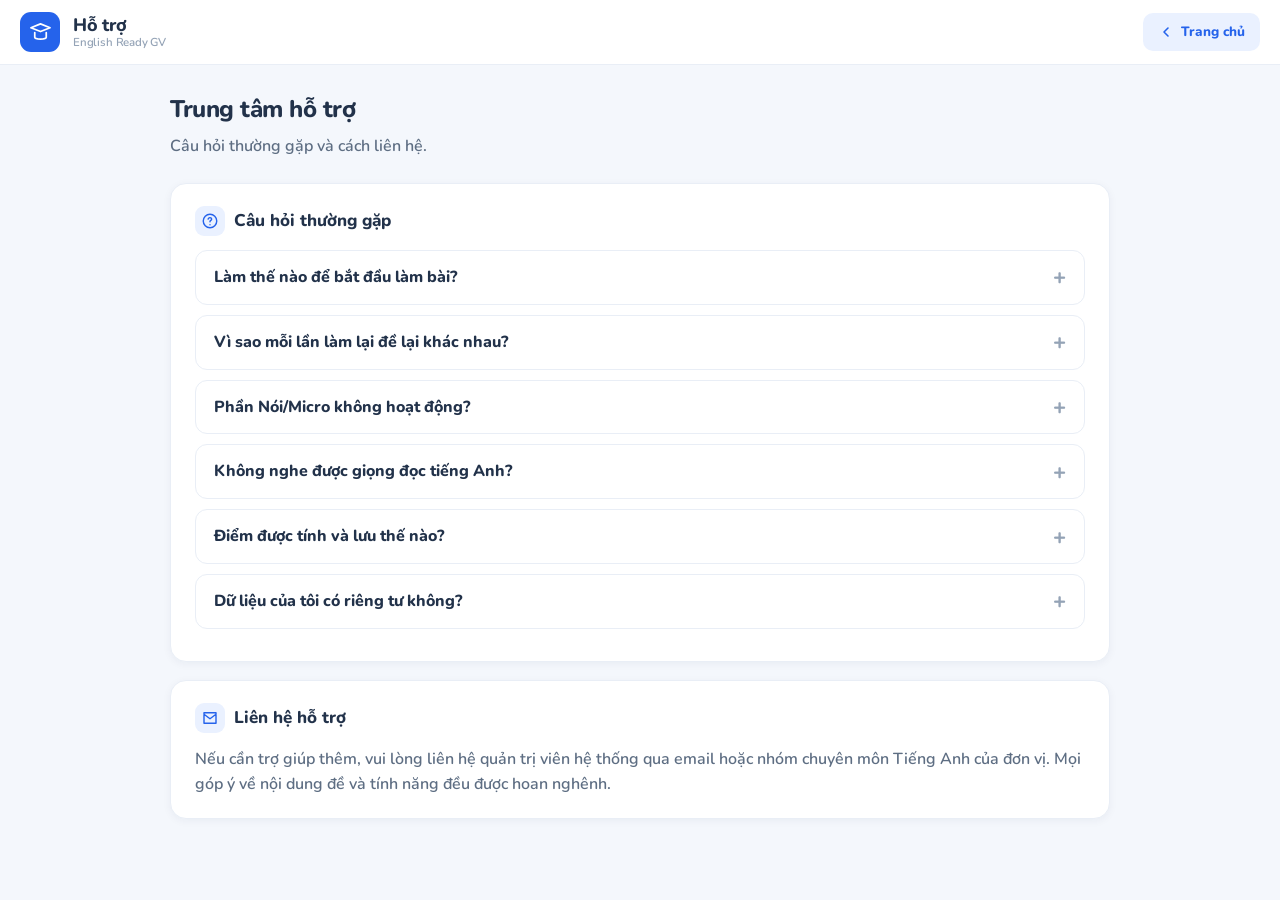
<file: ho-tro.html>
<!DOCTYPE html>
<html lang="vi">
<head>
<meta charset="UTF-8">
<meta name="viewport" content="width=device-width, initial-scale=1.0">
<title>Hỗ trợ — English Ready GV</title>
<link rel="preconnect" href="https://fonts.googleapis.com">
<link rel="preconnect" href="https://fonts.gstatic.com" crossorigin>
<link href="https://fonts.googleapis.com/css2?family=Nunito:wght@400;600;700;800&display=swap&subset=vietnamese,latin" rel="stylesheet">
<link rel="stylesheet" href="app.css">
</head>
<body>
<header class="appbar">
  <span class="logo"><svg viewBox="0 0 24 24" fill="none" stroke="currentColor" stroke-width="1.8" stroke-linecap="round" stroke-linejoin="round"><path d="M2 7l10-4 10 4-10 4z"/><path d="M6 12v5c0 1 2.5 2 6 2s6-1 6-2v-5"/></svg></span>
  <h1>Hỗ trợ<small>English Ready GV</small></h1>
  <a class="back" href="index.html"><svg viewBox="0 0 24 24" fill="none" stroke="currentColor" stroke-width="2.4" stroke-linecap="round" stroke-linejoin="round"><path d="M15 6l-6 6 6 6"/></svg> Trang chủ</a>
</header>

<div class="wrap">
  <h2 class="page-title">Trung tâm hỗ trợ</h2>
  <p class="page-sub">Câu hỏi thường gặp và cách liên hệ.</p>

  <div class="card">
    <h2><span class="ic"><svg viewBox="0 0 24 24" fill="none" stroke="currentColor" stroke-width="1.9" stroke-linecap="round" stroke-linejoin="round"><circle cx="12" cy="12" r="9"/><path d="M9.5 9.5a2.5 2.5 0 0 1 3.6-1.7c1.4.8 1.4 2.6 0 3.4-.8.5-1.1 1-1.1 1.8M12 17h.01"/></svg></span>Câu hỏi thường gặp</h2>
    <details class="acc"><summary>Làm thế nào để bắt đầu làm bài?</summary><div class="body">Ở Trang chủ, chọn cấp học (Tiểu học / THCS / THPT) rồi bấm <b>“Bắt đầu luyện tập”</b> hoặc mục <b>“Khảo sát NL Tiếng Anh”</b>. Hệ thống sẽ tự chọn một đề.</div></details>
    <details class="acc"><summary>Vì sao mỗi lần làm lại đề lại khác nhau?</summary><div class="body">Hệ thống <b>chọn ngẫu nhiên</b> một đề trong ngân hàng (mỗi cấp có nhiều đề) và <b>đảo vị trí đáp án</b> ở từng câu, đồng thời tránh lặp lại đề của lần trước. Nhờ vậy mỗi lần luyện là một trải nghiệm mới.</div></details>
    <details class="acc"><summary>Phần Nói/Micro không hoạt động?</summary><div class="body">• Phần thu âm chỉ chạy khi mở qua <b>web (https)</b> hoặc đã cấp quyền micro.<br>• Bấm <b>“Kiểm tra thiết bị”</b> ở Trang chủ để kiểm tra và cấp quyền.<br>• Nên dùng <b>Google Chrome</b> hoặc <b>Microsoft Edge</b>.</div></details>
    <details class="acc"><summary>Không nghe được giọng đọc tiếng Anh?</summary><div class="body">Phần Nghe dùng giọng đọc của trình duyệt. Nếu máy chưa có giọng tiếng Anh, hệ thống vẫn hiển thị <b>lời thoại bằng chữ</b> để đọc theo. Dùng Chrome/Edge để có giọng tốt nhất.</div></details>
    <details class="acc"><summary>Điểm được tính và lưu thế nào?</summary><div class="body">Phần <b>Nghe</b> và <b>Đọc</b> (trắc nghiệm) được chấm tự động và lưu về Trang chủ. Phần <b>Viết/Nói</b> cần người hoặc AI chấm nên hiện chỉ để luyện tập, chưa tính điểm tự động.</div></details>
    <details class="acc"><summary>Dữ liệu của tôi có riêng tư không?</summary><div class="body">Có. Tên, tiến độ, điểm số được lưu <b>ngay trên trình duyệt của thầy/cô</b> (localStorage), không gửi lên máy chủ.</div></details>
  </div>

  <div class="card">
    <h2><span class="ic"><svg viewBox="0 0 24 24" fill="none" stroke="currentColor" stroke-width="1.9" stroke-linecap="round" stroke-linejoin="round"><path d="M4 5h16v14H4zM4 7l8 6 8-6"/></svg></span>Liên hệ hỗ trợ</h2>
    <p class="muted">Nếu cần trợ giúp thêm, vui lòng liên hệ quản trị viên hệ thống qua email hoặc nhóm chuyên môn Tiếng Anh của đơn vị. Mọi góp ý về nội dung đề và tính năng đều được hoan nghênh.</p>
  </div>
</div>
</body>
</html>
</file>
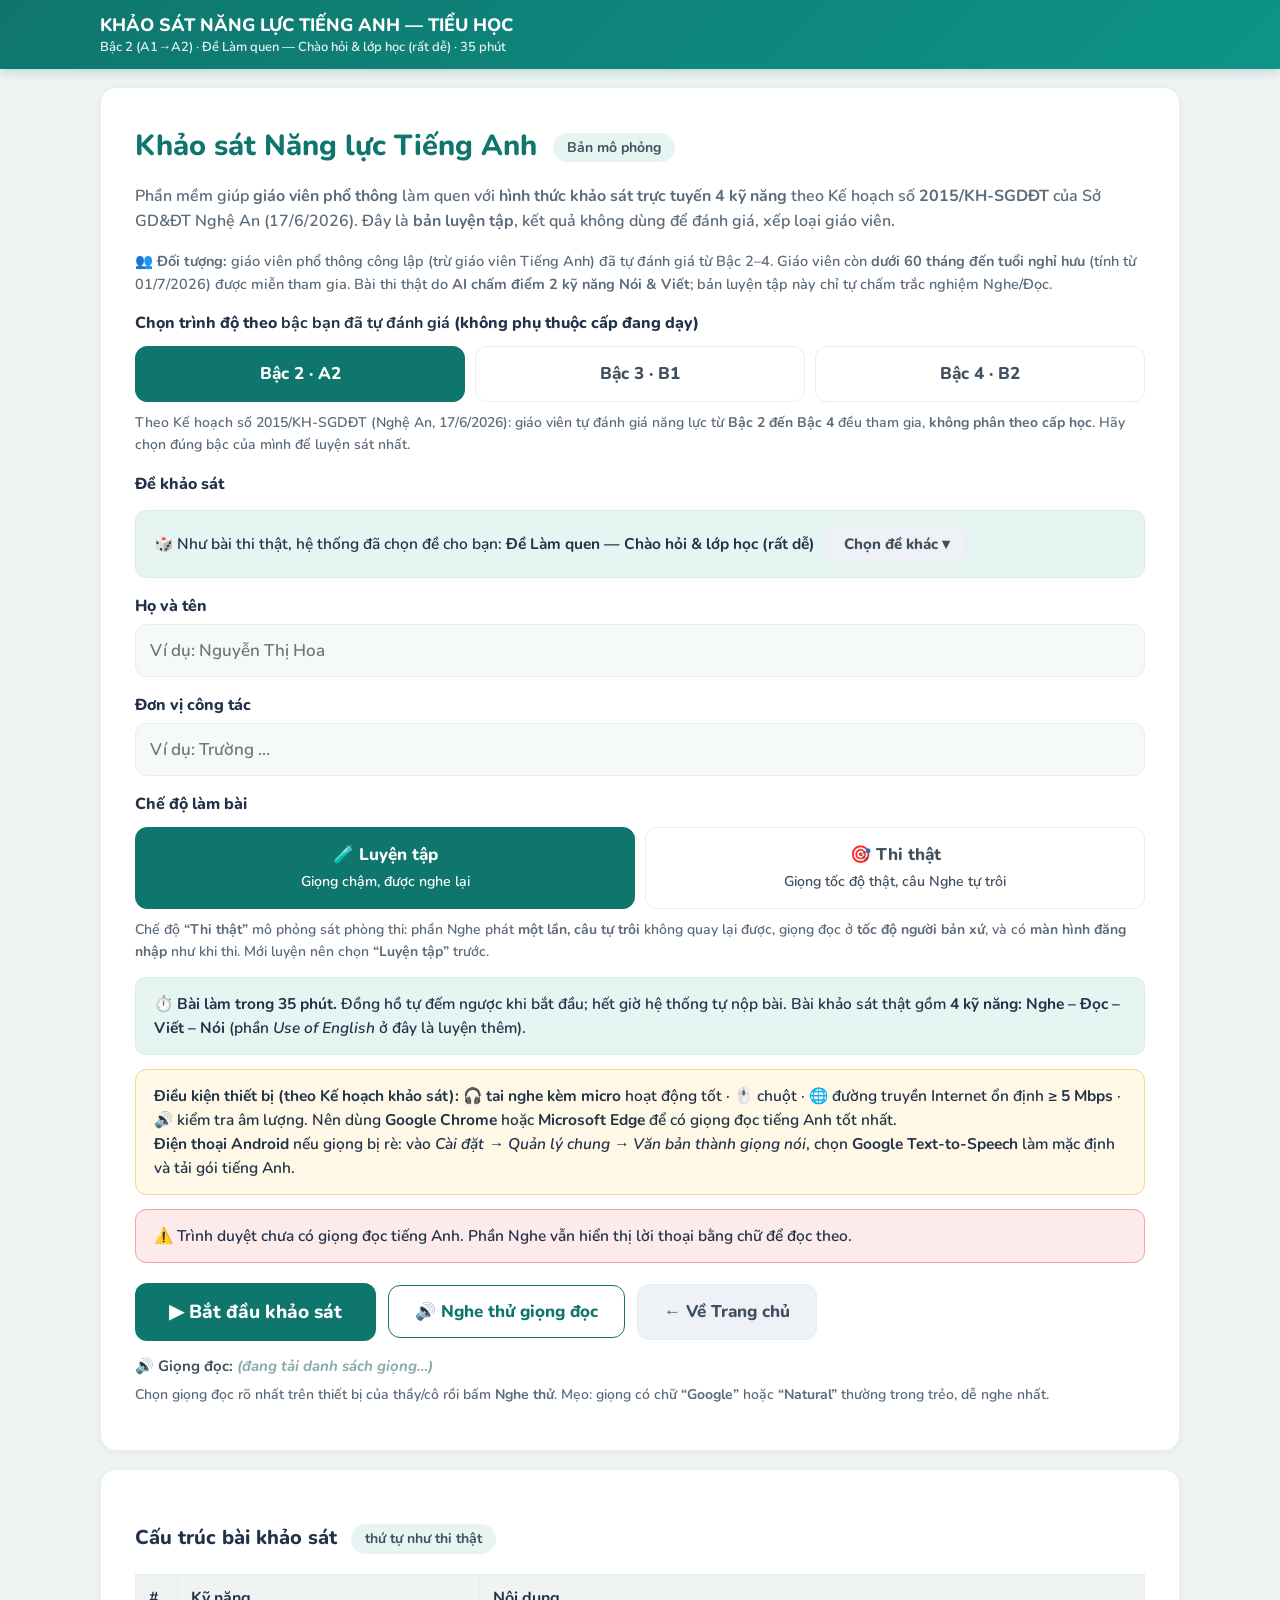
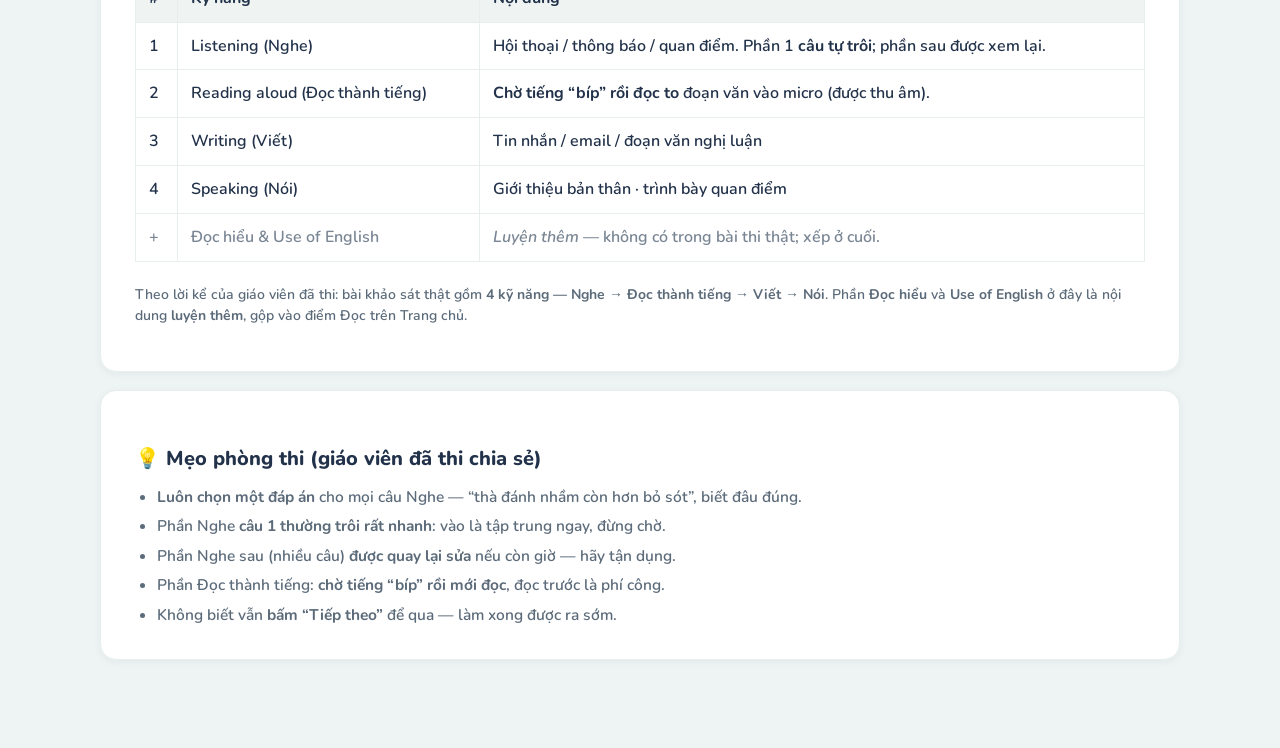
<file: khao-sat.html>
<!DOCTYPE html>
<html lang="vi">
<head>
<meta charset="UTF-8">
<meta name="viewport" content="width=device-width, initial-scale=1.0">
<title>Khảo sát Năng lực Tiếng Anh — English Ready GV</title>
<meta name="description" content="Bản luyện tập mô phỏng khảo sát năng lực Tiếng Anh 4 kỹ năng dành cho giáo viên.">
<!-- Social preview (Facebook / Messenger / Zalo) -->
<meta property="og:type" content="website">
<meta property="og:site_name" content="English Ready GV">
<meta property="og:title" content="Khảo sát Năng lực Tiếng Anh — English Ready GV">
<meta property="og:description" content="Luyện tập khảo sát năng lực Tiếng Anh dành cho giáo viên. Nghe • Nói • Đọc • Viết — có AI hỗ trợ.">
<meta property="og:image" content="https://schoolrecords.github.io/english-ready-gv/assets/images/english-ready-gv-social-preview.png">
<meta property="og:image:type" content="image/png">
<meta property="og:image:width" content="1200">
<meta property="og:image:height" content="630">
<meta property="og:url" content="https://schoolrecords.github.io/english-ready-gv/khao-sat.html">
<meta name="twitter:card" content="summary_large_image">
<meta name="twitter:image" content="https://schoolrecords.github.io/english-ready-gv/assets/images/english-ready-gv-social-preview.png">
<link rel="preconnect" href="https://fonts.googleapis.com">
<link rel="preconnect" href="https://fonts.gstatic.com" crossorigin>
<link href="https://fonts.googleapis.com/css2?family=Nunito:wght@400;600;700;800&display=swap&subset=vietnamese,latin" rel="stylesheet">
<style>
  :root{ --blue:#0f766e; --blue2:#0d9488; --bg:#eef3f3; --ok:#10b981; --bad:#ef4444; --line:#e7eeed; --maxw:1120px; }
  *{box-sizing:border-box}
  html{-webkit-text-size-adjust:100%}
  body{margin:0;font-family:"Nunito","Segoe UI",Arial,sans-serif;background:var(--bg);color:#22324a;font-size:17px;line-height:1.55;font-weight:600;-webkit-font-smoothing:antialiased}
  .wrap{max-width:var(--maxw);margin:0 auto;padding:0 20px 70px}
  header.top{background:linear-gradient(135deg,var(--blue),var(--blue2));color:#fff;padding:14px 0;position:sticky;top:0;z-index:50;box-shadow:0 2px 10px rgba(15,118,110,.25)}
  header.top .wrap{display:flex;align-items:center;justify-content:space-between;gap:12px;flex-wrap:wrap;padding-bottom:0}
  .brand{font-weight:800;font-size:18px;line-height:1.25}
  .brand small{display:block;font-weight:600;opacity:.9;font-size:13px;margin-top:2px}
  .timer{background:#fff;color:var(--blue);font-weight:800;padding:8px 16px;border-radius:11px;font-variant-numeric:tabular-nums;font-size:22px;min-width:118px;text-align:center}
  .timer.warn{background:#ffe0e0;color:var(--bad);animation:blink 1s infinite}
  @keyframes blink{50%{opacity:.55}}
  .steps{display:flex;gap:8px;flex-wrap:wrap;margin:18px 0 4px}
  .steps .st{flex:1;min-width:120px;text-align:center;font-size:14px;padding:10px 6px;border-radius:11px;background:#fff;border:1px solid var(--line);color:#7a8694;font-weight:700}
  .steps .st.active{background:var(--blue);color:#fff;border-color:var(--blue)}
  .steps .st.done{background:#dff3e6;color:var(--ok);border-color:#bfe6cd}
  .card{background:#fff;border:1px solid var(--line);border-radius:16px;padding:30px 34px;margin:18px 0;box-shadow:0 2px 10px rgba(20,40,80,.05)}
  h1{font-size:29px;color:var(--blue);margin:.2em 0;font-weight:800}
  h2{font-size:24px;color:var(--blue);border-bottom:2px solid var(--blue);padding-bottom:8px;margin-top:4px;font-weight:800}
  h3{font-size:20px;margin:22px 0 8px;font-weight:800}
  h4{font-size:18px;margin:18px 0 6px;font-weight:800}
  .muted{color:#5c6b7a;font-size:16px}
  .note{background:#fff8e6;border:1px solid #f0d98a;border-radius:11px;padding:14px 18px;font-size:15.5px;margin:14px 0}
  label.field{display:block;margin:16px 0 5px;font-weight:800;font-size:16px}
  input[type=text]{width:100%;padding:14px;border:1px solid var(--line);border-radius:11px;font-size:17px;background:#f5faf9;font-family:inherit;font-weight:600}
  .btn{display:inline-flex;align-items:center;gap:9px;background:var(--blue);color:#fff;border:0;padding:14px 26px;border-radius:12px;font-size:17px;font-weight:800;cursor:pointer;transition:.15s;font-family:inherit}
  .btn:hover{background:var(--blue2)}
  .btn.sec{background:#fff;color:var(--blue);border:1px solid var(--blue)}
  .btn.ghost{background:#eef2f7;color:#41505f;border:1px solid var(--line)}
  .btn:disabled{opacity:.5;cursor:not-allowed}
  .btn.big{font-size:19px;padding:16px 34px}
  .row{display:flex;gap:12px;flex-wrap:wrap;align-items:center}
  .passage{background:#f6faf9;border:1px solid var(--line);border-left:5px solid var(--blue);border-radius:11px;padding:18px 20px;margin:12px 0;font-size:18px;line-height:1.7;font-weight:600}
  .notice{background:#fffdf5;border:1px dashed #c9a94a;border-radius:11px;padding:13px 18px;font-weight:800;margin:8px 0;font-size:19px;letter-spacing:.5px}
  .q{margin:20px 0;padding-top:8px}
  .q .qt{font-weight:700;margin-bottom:10px;font-size:17.5px}
  .opt{display:block;border:1px solid var(--line);border-radius:11px;padding:13px 16px;margin:8px 0;cursor:pointer;font-size:17px;transition:.12s}
  .opt:hover{border-color:var(--blue2);background:#effaf7}
  .opt input{margin-right:11px;transform:scale(1.25)}
  .opt.sel{border-color:var(--blue);background:#e7f5f2}
  .opt.correct{border-color:var(--ok);background:#e7f7ee}
  .opt.wrong{border-color:var(--bad);background:#fdeaea}
  .audio-box{background:#e7f5f2;border:1px solid #d4ede8;border-radius:14px;padding:18px;margin:12px 0;text-align:center}
  .audio-box .lbl{font-size:15px;color:#41607f;margin-bottom:10px}
  .vsel{font-family:inherit;font-weight:700;font-size:14px;padding:8px 11px;border:1px solid var(--line);border-radius:9px;background:#fff;color:#22324a;max-width:100%;cursor:pointer}
  .vsel:focus{outline:none;border-color:var(--blue)}
  textarea{width:100%;min-height:170px;padding:15px;border:1px solid var(--line);border-radius:11px;font-size:17px;font-family:inherit;line-height:1.6;resize:vertical;font-weight:600}
  .wc{font-size:15px;color:#5c6b7a;margin-top:6px}
  .wc.ok{color:var(--ok);font-weight:800}
  .navbar{display:flex;justify-content:space-between;gap:12px;margin-top:22px}
  .pill{display:inline-block;background:#e7f5f2;border-radius:20px;padding:4px 14px;font-size:14px;color:#41505f;margin-left:8px;vertical-align:middle;font-weight:700}
  .result-score{font-size:58px;font-weight:800;color:var(--blue);text-align:center;line-height:1.1}
  .result-band{text-align:center;font-size:24px;font-weight:800;margin:8px 0}
  .bar{height:18px;background:#e7eeed;border-radius:9px;overflow:hidden;margin:10px 0}
  .bar>span{display:block;height:100%;background:var(--blue)}
  .tbl-scroll{overflow-x:auto}
  table.sum{width:100%;border-collapse:collapse;margin:12px 0;font-size:16px;min-width:520px}
  table.sum td,table.sum th{border:1px solid var(--line);padding:11px 13px;text-align:left}
  table.sum th{background:#eff4f3}
  .rec-dot{width:13px;height:13px;border-radius:50%;background:var(--bad);display:inline-block;animation:blink 1s infinite}
  .hide{display:none}
  .center{text-align:center}
  audio{width:100%;margin-top:10px}
  .flag{color:#b8860b;font-size:15px;cursor:pointer;user-select:none}
  .flag.on{color:var(--bad);font-weight:800}
  .levelpick{display:flex;gap:10px;flex-wrap:wrap;margin:10px 0}
  .levelpick a{flex:1;min-width:150px;text-align:center;text-decoration:none;background:#fff;border:1px solid var(--line);border-radius:12px;padding:14px;color:#41505f;font-weight:800}
  .levelpick a.cur{background:var(--blue);color:#fff;border-color:var(--blue)}
  @media (max-width:760px){
    body{font-size:16px}
    .wrap{padding:0 12px 60px}
    .card{padding:18px 16px;border-radius:14px}
    h1{font-size:22px} h2{font-size:20px} h3{font-size:18px}
    .brand{font-size:15px} .brand small{font-size:11.5px}
    .timer{font-size:18px;min-width:92px;padding:6px 10px}
    .steps .st{min-width:0;flex:1 1 30%;font-size:12px;padding:8px 3px}
    .btn{padding:13px 18px;font-size:16px} .btn.big{font-size:17px;padding:15px 22px}
    .navbar .btn{flex:1;justify-content:center}
    .passage,.opt,.notice,input,textarea{font-size:16px}
    .opt input{transform:scale(1.4)}
  }

  /* ===== CỬA SỔ XÁC NHẬN (thay confirm mặc định) ===== */
  .modal-overlay{position:fixed;inset:0;background:rgba(15,28,52,.5);backdrop-filter:blur(4px);-webkit-backdrop-filter:blur(4px);display:grid;place-items:center;z-index:400;padding:20px}
  .modal-overlay.hide{display:none}
  .modal{background:#fff;border-radius:22px;max-width:440px;width:100%;padding:32px 30px 24px;box-shadow:0 28px 70px rgba(15,28,52,.34);text-align:center;animation:mpop .22s cubic-bezier(.2,.8,.2,1)}
  @keyframes mpop{from{opacity:0;transform:translateY(12px) scale(.97)}to{opacity:1;transform:none}}
  .modal-icon{width:74px;height:74px;border-radius:50%;background:linear-gradient(135deg,var(--blue),var(--blue2));display:grid;place-items:center;margin:0 auto 18px;box-shadow:0 14px 28px rgba(15,118,110,.36)}
  .modal-icon svg{width:36px;height:36px;color:#fff}
  .modal-title{font-size:24px;font-weight:800;color:#22324a;margin:0 0 10px}
  .modal-msg{font-size:18px;color:#41505f;font-weight:600;line-height:1.55;margin:0 0 8px}
  .modal-msg b{color:var(--blue)}
  .modal-note{font-size:14.5px;color:#7a8694;font-weight:600;margin:0 0 24px;display:flex;align-items:center;justify-content:center;gap:7px}
  .modal-note svg{width:16px;height:16px;flex:none}
  .modal-actions{display:flex;gap:12px}
  .modal-actions .btn{flex:1;justify-content:center;padding:14px 18px}
</style>
</head>
<body>
<header class="top">
  <div class="wrap">
    <div class="brand" id="brand">KHẢO SÁT NĂNG LỰC TIẾNG ANH
      <small id="brand-sub">Bản luyện tập</small>
    </div>
    <div id="timer" class="timer hide">35:00</div>
  </div>
</header>

<div class="wrap">

  <!-- ============ WELCOME ============ -->
  <section id="screen-welcome">
    <div class="card">
      <h1>Khảo sát Năng lực Tiếng Anh <span class="pill">Bản mô phỏng</span></h1>
      <p class="muted">Phần mềm giúp <b id="w-level">giáo viên phổ thông</b> làm quen với <b>hình thức khảo sát trực tuyến 4 kỹ năng</b>
      theo Kế hoạch số <b>2015/KH-SGDĐT</b> của Sở GD&amp;ĐT Nghệ An (17/6/2026). Đây là <b>bản luyện tập</b>, kết quả không dùng để đánh giá, xếp loại giáo viên.</p>
      <p class="muted" style="font-size:14.5px">👥 <b>Đối tượng:</b> giáo viên phổ thông công lập (trừ giáo viên Tiếng Anh) đã tự đánh giá từ Bậc 2–4. Giáo viên còn <b>dưới 60 tháng đến tuổi nghỉ hưu</b> (tính từ 01/7/2026) được miễn tham gia. Bài thi thật do <b>AI chấm điểm 2 kỹ năng Nói &amp; Viết</b>; bản luyện tập này chỉ tự chấm trắc nghiệm Nghe/Đọc.</p>

      <label class="field">Chọn trình độ theo <b>bậc bạn đã tự đánh giá</b> (không phụ thuộc cấp đang dạy)</label>
      <div class="levelpick" id="levelpick">
        <a href="?cap=tieuhoc" data-cap="tieuhoc">Bậc 2 · A2</a>
        <a href="?cap=thcs" data-cap="thcs">Bậc 3 · B1</a>
        <a href="?cap=thpt" data-cap="thpt">Bậc 4 · B2</a>
      </div>
      <p class="muted" style="font-size:14px;margin:4px 0 0">Theo Kế hoạch số 2015/KH-SGDĐT (Nghệ An, 17/6/2026): giáo viên tự đánh giá năng lực từ <b>Bậc 2 đến Bậc 4</b> đều tham gia, <b>không phân theo cấp học</b>. Hãy chọn đúng bậc của mình để luyện sát nhất.</p>

      <label class="field">Đề khảo sát</label>
      <div class="note" style="background:#e7f5f2;border-color:#d4ede8;display:flex;align-items:center;gap:12px;flex-wrap:wrap">
        <span>🎲 Như bài thi thật, hệ thống đã chọn đề cho bạn: <b id="de-name">—</b></span>
        <button type="button" class="btn ghost" id="de-toggle" style="padding:8px 16px;font-size:15px">Chọn đề khác ▾</button>
      </div>
      <div class="levelpick" id="depick" style="display:none"></div>

      <label class="field">Họ và tên</label>
      <input type="text" id="in-name" placeholder="Ví dụ: Nguyễn Thị Hoa">
      <label class="field">Đơn vị công tác</label>
      <input type="text" id="in-school" placeholder="Ví dụ: Trường ...">

      <label class="field">Chế độ làm bài</label>
      <div class="levelpick" id="modepick">
        <a href="#" data-mode="practice">🧪 Luyện tập<br><small style="font-weight:600">Giọng chậm, được nghe lại</small></a>
        <a href="#" data-mode="exam">🎯 Thi thật<br><small style="font-weight:600">Giọng tốc độ thật, câu Nghe tự trôi</small></a>
      </div>
      <p class="muted" style="font-size:14px;margin:4px 0 0">Chế độ <b>“Thi thật”</b> mô phỏng sát phòng thi: phần Nghe phát <b>một lần, câu tự trôi</b> không quay lại được, giọng đọc ở <b>tốc độ người bản xứ</b>, và có <b>màn hình đăng nhập</b> như khi thi. Mới luyện nên chọn <b>“Luyện tập”</b> trước.</p>

      <div class="note" style="background:#e7f5f2;border-color:#d4ede8">
        ⏱️ <b>Bài làm trong <span id="w-min">35</span> phút.</b>
        Đồng hồ tự đếm ngược khi bắt đầu; hết giờ hệ thống tự nộp bài. Bài khảo sát thật gồm <b>4 kỹ năng: Nghe – Đọc – Viết – Nói</b> (phần <i>Use of English</i> ở đây là luyện thêm).
      </div>
      <div class="note">
        <b>Điều kiện thiết bị (theo Kế hoạch khảo sát):</b> 🎧 <b>tai nghe kèm micro</b> hoạt động tốt · 🖱️ chuột · 🌐 đường truyền Internet ổn định <b>≥ 5 Mbps</b> · 🔊 kiểm tra âm lượng.
        Nên dùng <b>Google Chrome</b> hoặc <b>Microsoft Edge</b> để có giọng đọc tiếng Anh tốt nhất.
        <br><b>Điện thoại Android</b> nếu giọng bị rè: vào <i>Cài đặt → Quản lý chung → Văn bản thành giọng nói</i>, chọn <b>Google Text-to-Speech</b> làm mặc định và tải gói tiếng Anh.
      </div>
      <div id="tts-warn" class="note hide" style="background:#fdeaea;border-color:#f0a3a3">
        ⚠️ Trình duyệt chưa có giọng đọc tiếng Anh. Phần Nghe vẫn hiển thị lời thoại bằng chữ để đọc theo.
      </div>

      <div class="row" style="margin-top:20px">
        <button class="btn big" onclick="App.start()">▶ Bắt đầu khảo sát</button>
        <button class="btn sec" onclick="App.testAudio()">🔊 Nghe thử giọng đọc</button>
        <a class="btn ghost" href="index.html" style="text-decoration:none">← Về Trang chủ</a>
      </div>
      <div class="vsel-wrap" style="margin-top:14px;font-weight:700;color:#41505f;font-size:15px"></div>
      <p class="muted" style="font-size:14px;margin-top:6px">Chọn giọng đọc rõ nhất trên thiết bị của thầy/cô rồi bấm <b>Nghe thử</b>. Mẹo: giọng có chữ <b>“Google”</b> hoặc <b>“Natural”</b> thường trong trẻo, dễ nghe nhất.</p>
    </div>

    <div class="card">
      <h3>Cấu trúc bài khảo sát <span class="pill">thứ tự như thi thật</span></h3>
      <div class="tbl-scroll">
      <table class="sum">
        <tr><th>#</th><th>Kỹ năng</th><th>Nội dung</th></tr>
        <tr><td>1</td><td>Listening (Nghe)</td><td>Hội thoại / thông báo / quan điểm. Phần 1 <b>câu tự trôi</b>; phần sau được xem lại.</td></tr>
        <tr><td>2</td><td>Reading aloud (Đọc thành tiếng)</td><td><b>Chờ tiếng “bíp” rồi đọc to</b> đoạn văn vào micro (được thu âm).</td></tr>
        <tr><td>3</td><td>Writing (Viết)</td><td>Tin nhắn / email / đoạn văn nghị luận</td></tr>
        <tr><td>4</td><td>Speaking (Nói)</td><td>Giới thiệu bản thân · trình bày quan điểm</td></tr>
        <tr style="color:#7a8694"><td>+</td><td>Đọc hiểu &amp; Use of English</td><td><i>Luyện thêm</i> — không có trong bài thi thật; xếp ở cuối.</td></tr>
      </table>
      </div>
      <p class="muted" style="font-size:14px;margin-top:10px">Theo lời kể của giáo viên đã thi: bài khảo sát thật gồm <b>4 kỹ năng — Nghe → Đọc thành tiếng → Viết → Nói</b>. Phần <b>Đọc hiểu</b> và <b>Use of English</b> ở đây là nội dung <b>luyện thêm</b>, gộp vào điểm Đọc trên Trang chủ.</p>
    </div>

    <div class="card">
      <h3>💡 Mẹo phòng thi (giáo viên đã thi chia sẻ)</h3>
      <ul class="muted" style="font-size:15.5px;line-height:1.9;margin:6px 0 0;padding-left:22px">
        <li><b>Luôn chọn một đáp án</b> cho mọi câu Nghe — “thà đánh nhầm còn hơn bỏ sót”, biết đâu đúng.</li>
        <li>Phần Nghe <b>câu 1 thường trôi rất nhanh</b>: vào là tập trung ngay, đừng chờ.</li>
        <li>Phần Nghe sau (nhiều câu) <b>được quay lại sửa</b> nếu còn giờ — hãy tận dụng.</li>
        <li>Phần Đọc thành tiếng: <b>chờ tiếng “bíp” rồi mới đọc</b>, đọc trước là phí công.</li>
        <li>Không biết vẫn <b>bấm “Tiếp theo”</b> để qua — làm xong được ra sớm.</li>
      </ul>
    </div>
  </section>

  <!-- ============ MÀN HÌNH ĐĂNG NHẬP MÔ PHỎNG (chế độ Thi thật) ============ -->
  <section id="screen-login" class="hide">
    <div class="card">
      <h1>Đăng nhập phòng khảo sát</h1>
      <p class="muted">Đây là <b>mô phỏng màn hình đăng nhập</b> bạn sẽ gặp trong phòng thi. Khi thi thật, máy đã hiện sẵn tên bạn và giám thị thường <b>tích sẵn</b> các mục dưới đây — bạn chỉ việc kiểm tra rồi chờ giờ vào làm bài.</p>
      <div class="passage" style="border-left-color:#10b981">
        <div style="font-size:15px;color:#41607f">Số máy</div>
        <div style="font-size:22px;font-weight:800;color:var(--blue)" id="lg-machine">PC-027</div>
        <div style="font-size:15px;color:#41607f;margin-top:10px">Họ và tên</div>
        <div style="font-size:20px;font-weight:800" id="lg-name">—</div>
      </div>
      <div class="row" style="gap:18px;margin-top:8px">
        <div style="flex:1;min-width:150px"><label class="field">Giới tính</label>
          <select class="vsel" id="lg-sex" style="width:100%;font-size:16px;padding:12px"><option>Nữ</option><option>Nam</option></select></div>
        <div style="flex:1;min-width:150px"><label class="field">Độ tuổi</label>
          <select class="vsel" id="lg-age" style="width:100%;font-size:16px;padding:12px"><option>20–30</option><option selected>31–40</option><option>41–50</option><option>51–60</option></select></div>
      </div>
      <div class="note" style="margin-top:16px">Kiểm tra thông tin đã đúng chưa, rồi bấm <b>Vào khảo sát</b>. Đồng hồ sẽ bắt đầu đếm ngược ngay sau đó.</div>
      <div class="row" style="margin-top:14px">
        <button class="btn big" onclick="App.beginTest()">✔ Vào khảo sát</button>
        <button class="btn ghost" onclick="App.backToWelcome()">← Quay lại</button>
      </div>
    </div>
  </section>

  <div id="screen-test" class="hide">
    <div class="steps" id="steps"></div>
    <div id="section-host"></div>
    <div class="navbar">
      <button class="btn ghost" id="btn-prev" onclick="App.prevSection()">← Phần trước</button>
      <button class="btn" id="btn-next" onclick="App.nextSection()">Phần tiếp theo →</button>
    </div>
  </div>

  <div id="screen-results" class="hide"></div>

</div>

<script src="data/ngan-hang-de.js"></script>
<script>
/* ====================== CHỌN ĐỀ THEO CẤP ====================== */
function getCap(){
  var p=new URLSearchParams(location.search).get('cap');
  if(p && window.NGAN_HANG[p]) return p;
  try{ var u=JSON.parse(localStorage.getItem('erg_user')||'null');
    if(u&&u.level){ var m={'Tiểu học':'tieuhoc','THCS':'thcs','THPT':'thpt'}; if(m[u.level]) return m[u.level]; }
  }catch(_){}
  return 'tieuhoc';
}
function getDe(level){
  var p=new URLSearchParams(location.search).get('de');
  if(p){ var i=level.des.findIndex(d=>d.id===p); if(i>=0) return i; }
  // Không chỉ định đề → chọn NGẪU NHIÊN, tránh lặp lại đề của lần trước
  var key='erg_lastde_'+level.code, last=null;
  try{ last=localStorage.getItem(key); }catch(_){}
  // Lần đầu (chưa từng làm cấp này): cho đề "Làm quen" dễ nhất để tạo động lực
  if(!last){
    var d0=level.des.findIndex(function(d){return d.id==='de0';}); if(d0<0)d0=0;
    try{ localStorage.setItem(key, level.des[d0].id); }catch(_){}
    return d0;
  }
  var pool=level.des.map(function(_,i){return i;});
  if(level.des.length>1 && last){ var f=pool.filter(function(i){return level.des[i].id!==last;}); if(f.length) pool=f; }
  var idx=pool[Math.floor(Math.random()*pool.length)];
  try{ localStorage.setItem(key, level.des[idx].id); }catch(_){}
  return idx;
}
function shuffleArr(a){ for(var i=a.length-1;i>0;i--){var j=Math.floor(Math.random()*(i+1));var t=a[i];a[i]=a[j];a[j]=t;} return a; }
function shuffleOptions(de){   // đảo vị trí đáp án ở mỗi câu (giữ nguyên đáp án đúng)
  de.sections.forEach(function(s){ if(!s.parts)return; s.parts.forEach(function(p){ if(!p.questions)return; p.questions.forEach(function(q){
    if(!q.options||q.options.length<2)return;
    var order=q.options.map(function(_,i){return i;}); shuffleArr(order);
    q.options=order.map(function(i){return q.options[i];});
    q.ans=order.indexOf(q.ans);
  }); }); });
}
var ONLY=new URLSearchParams(location.search).get('only');   // A/B/C/D/E (chế độ luyện 1 kỹ năng) hoặc null
var CAP=getCap();
var LEVEL=window.NGAN_HANG[CAP];
var DEIDX=getDe(LEVEL);
var DATA=LEVEL.des[DEIDX];   // đề được chọn (có .sections)
shuffleOptions(DATA);
if(ONLY){ DATA={ id:DATA.id, name:DATA.name, sections:DATA.sections.filter(function(s){return s.key===ONLY;}) }; }

/* ====== CHẾ ĐỘ THI THẬT + SẮP XẾP THEO THI THẬT + ĐỌC THÀNH TIẾNG ====== */
var EXAM=false;
try{ EXAM = !ONLY && localStorage.getItem('erg_exam_mode')==='1'; }catch(_){}
function stripTags(x){ return String(x||'').replace(/<[^>]+>/g,' ').replace(/\s+/g,' ').trim(); }
function buildReadAloud(){
  var texts=[];
  (DATA.sections||[]).forEach(function(s){
    if(s.key==='B' && s.parts) s.parts.forEach(function(p){ if(p.passage) texts.push(stripTags(p.passage)); });
  });
  if(!texts.length){ (DATA.sections||[]).forEach(function(s){ if(s.type==='listen'&&s.parts) s.parts.forEach(function(p){ if(p.passage) texts.push(stripTags(p.passage)); }); }); }
  if(!texts.length) texts=['My name is Hoa. I am a teacher. I love my school and my students.'];
  var tasks=texts.slice(0,2).map(function(t,i){ return {id:'ra'+(i+1), title:'Đoạn '+(i+1)+' — Đọc to vào micro', text:t, secs:50}; });
  return { key:'RA', name:'Đọc thành tiếng', skill:'READING ALOUD (ĐỌC THÀNH TIẾNG)', type:'readaloud',
    intro:'Khi nghe <b>tiếng “bíp”</b> hãy đọc to đoạn văn vào micro (được thu âm). Giống bài thi thật: <b>chờ bíp rồi mới đọc</b>.', tasks:tasks };
}
/* Thứ tự thi thật: Nghe → Đọc thành tiếng → Viết → Nói → (luyện thêm) Đọc hiểu, Use of English */
if(!ONLY){
  var byKey={}; DATA.sections.forEach(function(s){ byKey[s.key]=s; });
  var ordered=[];
  if(byKey.A) ordered.push(byKey.A);
  ordered.push(buildReadAloud());
  if(byKey.D) ordered.push(byKey.D);
  if(byKey.E) ordered.push(byKey.E);
  if(byKey.B){ byKey.B.extra=true; ordered.push(byKey.B); }
  if(byKey.C){ byKey.C.extra=true; ordered.push(byKey.C); }
  DATA={ id:DATA.id, name:DATA.name, sections:ordered };
}

/* ====================== TRẠNG THÁI ====================== */
const App = (()=>{
  let cur=0, answers={}, writing={}, flags={}, totalMcq=0, startTime=null;
  let endTime=null, timerInt=null;
  let liSection=-1, liPart=0, liQ=0, liPlayed={}, liFin=false, liTimer=null, liSegs=null, liLocked=false;
  const ANSSEC=8, LOCKSEC=15;
  const TEST_MINUTES=LEVEL.minutes;
  const $=id=>document.getElementById(id);
  const host=()=>$('section-host');

  DATA.sections.forEach(s=>{ if(s.parts) s.parts.forEach(p=>{ if(p.questions) totalMcq+=p.questions.length; }); });

  // ---- hiển thị thông tin cấp học ----
  $('brand').firstChild.textContent='KHẢO SÁT NĂNG LỰC TIẾNG ANH — '+LEVEL.label.toUpperCase()+' ';
  $('brand-sub').textContent=LEVEL.bac+' · '+DATA.name+' · '+TEST_MINUTES+' phút';
  $('w-level').textContent='giáo viên phổ thông';
  $('w-min').textContent=TEST_MINUTES;
  document.querySelectorAll('#levelpick a').forEach(a=>{ if(a.getAttribute('data-cap')===CAP) a.classList.add('cur'); });
  // danh sách đề của cấp hiện tại
  $('depick').innerHTML=LEVEL.des.map(function(d){
    return '<a href="?cap='+CAP+'&de='+d.id+'"'+(d.id===DATA.id?' class="cur"':'')+'>'+d.name+'</a>';
  }).join('');
  // tên đề được giao + nút mở danh sách "Chọn đề khác"
  if($('de-name')) $('de-name').textContent=DATA.name;
  if($('de-toggle')) $('de-toggle').addEventListener('click',function(){
    var dp=$('depick'), open=dp.style.display!=='none';
    dp.style.display=open?'none':'flex';
    this.textContent=open?'Chọn đề khác ▾':'Ẩn danh sách đề ▴';
  });
  // công tắc Chế độ Luyện tập / Thi thật
  (function initMode(){
    var mp=document.getElementById('modepick'); if(!mp) return;
    function paint(){ mp.querySelectorAll('a').forEach(function(a){ a.classList.toggle('cur',(a.getAttribute('data-mode')==='exam')===EXAM); }); }
    mp.querySelectorAll('a').forEach(function(a){ a.addEventListener('click',function(e){ e.preventDefault();
      EXAM=(a.getAttribute('data-mode')==='exam');
      try{ localStorage.setItem('erg_exam_mode',EXAM?'1':'0'); }catch(_){}
      paint();
    }); });
    paint();
  })();
  if(ONLY){
    var skillName={A:'Nghe',B:'Đọc',C:'Use of English',D:'Viết',E:'Nói'}[ONLY]||'';
    $('brand-sub').textContent='Luyện kỹ năng: '+skillName+' · '+LEVEL.label;
  }
  // prefill tên từ khai báo
  try{ var u=JSON.parse(localStorage.getItem('erg_user')||sessionStorage.getItem('ksnl_user')||'null'); if(u&&u.name) $('in-name').value=u.name; }catch(_){}

  let enVoice=null, enVoices=[];
  function scoreVoice(v){            // điểm càng cao càng trong trẻo, dễ nghe
    var n=(v.name||'').toLowerCase(), l=(v.lang||'').toLowerCase();
    if(!/^en/.test(l)) return -1;
    var s=10;
    if(/google/.test(n)) s+=40;                                              // giọng Google (rõ nhất trên Android/Chrome)
    if(/natural|aria|jenny|guy|libby|sonia|ryan|emma|michelle|ava|andrew/.test(n)) s+=36; // giọng "Natural" của Microsoft/Edge
    if(/samantha|karen|daniel|moira|tessa|fiona|serena|nicky|aaron/.test(n)) s+=30;        // giọng Apple
    if(/zira|hazel|david|mark|susan|george/.test(n)) s+=14;                   // giọng Microsoft thường
    if(/en-us/.test(l)) s+=8; else if(/en-gb/.test(l)) s+=5;
    if(v.localService===false) s+=6;                                         // giọng online thường mượt hơn
    return s;
  }
  function pickVoice(){
    var vs=speechSynthesis.getVoices()||[];
    enVoices = vs.filter(function(v){return /^en/i.test(v.lang);}).sort(function(a,b){return scoreVoice(b)-scoreVoice(a);});
    var saved=null; try{ saved=localStorage.getItem('erg_voice'); }catch(_){}
    enVoice = (saved && enVoices.filter(function(v){return v.name===saved;})[0]) || enVoices[0] || null;
    if(!enVoice && $('tts-warn')) $('tts-warn').classList.remove('hide');
    refreshVoiceSelectors();
  }
  if('speechSynthesis' in window){ speechSynthesis.onvoiceschanged=pickVoice; setTimeout(pickVoice,300); setTimeout(pickVoice,1200); }

  function voiceSelectHTML(){
    if(!enVoices.length) return '<i style="color:#8aa">(đang tải danh sách giọng…)</i>';
    var opts=enVoices.map(function(v){
      var lbl=v.name.replace(/Microsoft |Google /,'')+' · '+v.lang;
      return '<option value="'+v.name.replace(/"/g,'')+'"'+(enVoice&&v.name===enVoice.name?' selected':'')+'>'+lbl+'</option>';
    }).join('');
    return '<select class="vsel" onchange="App.setVoice(this.value)">'+opts+'</select>';
  }
  function refreshVoiceSelectors(){
    document.querySelectorAll('.vsel-wrap').forEach(function(w){ w.innerHTML='🔊 Giọng đọc: '+voiceSelectHTML(); });
  }
  function setVoice(name){
    var v=enVoices.filter(function(x){return x.name===name;})[0]; if(!v) return;
    enVoice=v; try{ localStorage.setItem('erg_voice',name); }catch(_){}
    refreshVoiceSelectors();
    speak('Hello. This is the selected English voice. Can you hear it clearly?');
  }

  function beep(){
    try{
      var Ctx=window.AudioContext||window.webkitAudioContext; if(!Ctx) return new Promise(function(r){setTimeout(r,250);});
      var ctx=new Ctx(), o=ctx.createOscillator(), g=ctx.createGain();
      o.connect(g); g.connect(ctx.destination); o.type='sine'; o.frequency.value=880;
      g.gain.setValueAtTime(0.0001,ctx.currentTime);
      g.gain.exponentialRampToValueAtTime(0.35,ctx.currentTime+0.02);
      g.gain.exponentialRampToValueAtTime(0.0001,ctx.currentTime+0.34);
      o.start(); o.stop(ctx.currentTime+0.35);
      o.onended=function(){ try{ctx.close();}catch(_){} };
    }catch(e){}
    return new Promise(function(r){ setTimeout(r,400); });
  }

  let speaking=false;
  function speak(text,btn,onDone){
    if(!('speechSynthesis' in window)){ alert('Trình duyệt không hỗ trợ giọng đọc. Hãy đọc lời thoại bằng chữ bên dưới.'); if(onDone)onDone(); return; }
    speechSynthesis.cancel();
    const u=new SpeechSynthesisUtterance(text);
    u.lang=(enVoice&&enVoice.lang)||'en-US'; u.rate=(EXAM?1.0:0.85); u.pitch=1.0; u.volume=1.0; if(enVoice)u.voice=enVoice;
    const old=btn?btn.innerHTML:null; if(btn){ btn.innerHTML='⏹ Dừng'; }
    speaking=true;
    let done=false; const fin=()=>{ if(done)return; done=true; if(btn)btn.innerHTML=old; speaking=false; if(onDone)onDone(); };
    u.onend=fin; u.onerror=fin;
    speechSynthesis.speak(u);
  }
  function testAudio(){ speak('Hello, teacher. This is a test of the English voice. If you can hear this clearly, your sound is working well.'); }

  function start(){
    const name=$('in-name').value.trim();
    if(!name){ alert('Vui lòng nhập Họ và tên.'); $('in-name').focus(); return; }
    var prev={}; try{ prev=JSON.parse(localStorage.getItem('erg_user')||'{}'); }catch(_){}
    prev.name=name; prev.school=$('in-school').value.trim(); localStorage.setItem('erg_user',JSON.stringify(prev));
    sessionStorage.setItem('ksnl_user',JSON.stringify({name, school:prev.school}));
    if(EXAM){   // mô phỏng màn hình đăng nhập trước khi vào thi thật
      if($('lg-name')) $('lg-name').textContent=name;
      $('screen-welcome').classList.add('hide');
      if($('screen-login')) $('screen-login').classList.remove('hide');
      window.scrollTo(0,0); return;
    }
    beginTest();
  }
  function backToWelcome(){ if($('screen-login'))$('screen-login').classList.add('hide'); $('screen-welcome').classList.remove('hide'); window.scrollTo(0,0); }
  function beginTest(){
    $('screen-welcome').classList.add('hide');
    if($('screen-login')) $('screen-login').classList.add('hide');
    $('screen-test').classList.remove('hide');
    startTime=Date.now();
    endTime=Date.now()+TEST_MINUTES*60000; $('timer').classList.remove('hide'); tick(); timerInt=setInterval(tick,1000);
    cur=0; renderSteps(); renderSection();
    window.scrollTo(0,0);
  }
  function startPractice(){   // chế độ luyện 1 kỹ năng: vào thẳng, không đồng hồ
    startTime=Date.now();
    $('screen-welcome').classList.add('hide');
    $('screen-test').classList.remove('hide');
    $('timer').classList.add('hide');
    cur=0; renderSteps(); renderSection();
    window.scrollTo(0,0);
  }
  function tick(){
    const left=Math.max(0,Math.round((endTime-Date.now())/1000));
    const m=String(Math.floor(left/60)).padStart(2,'0'), s=String(left%60).padStart(2,'0');
    $('timer').textContent=m+':'+s;
    $('timer').classList.toggle('warn',left<=180);
    if(left<=0){ clearInterval(timerInt); alert('Đã hết giờ. Hệ thống sẽ nộp bài.'); finish(); }
  }

  function renderSteps(){
    $('steps').innerHTML=DATA.sections.map((s,i)=>{
      let c='st'; if(i===cur)c+=' active'; else if(i<cur)c+=' done';
      return `<div class="${c}">${i+1}. ${s.name}</div>`;
    }).join('');
  }

  function renderSection(){
    const s=DATA.sections[cur];
    let h=`<div class="card"><h2>Phần ${cur+1}. ${s.skill}${s.extra?' <span class="pill">luyện thêm</span>':''}</h2>`;
    if(s.extra) h+=`<p class="note" style="background:#eff4f3;border-color:#d6deea;font-size:14.5px">ℹ️ Phần này <b>không có trong bài thi thật</b> — chỉ để luyện thêm từ vựng/đọc hiểu.</p>`;
    if(s.intro) h+=`<p class="muted">${s.intro}</p>`;
    h+='</div>';
    if(s.type==='write'){ h+=renderWrite(s); }
    else if(s.type==='speak'){ h+=renderSpeak(s); }
    else if(s.type==='readaloud'){ h+=renderReadAloud(s); }
    else if(EXAM && s.type==='listen'){
      if(liSection!==cur){ liSection=cur; liPart=0; liQ=0; liPlayed={}; liFin=false; liLocked=false;
        var p0=s.parts&&s.parts[0]; liSegs=p0?splitNumbered(p0.audio,p0.questions.length):null; }
      h+=renderListenExam(s);
    }
    else { h+=s.parts.map((p,pi)=>renderPart(s,p,pi)).join(''); }
    host().innerHTML=h;
    refreshVoiceSelectors();
    var hideNav=(EXAM && s.type==='listen' && !liFin);
    $('btn-prev').style.visibility = cur===0?'hidden':'visible';
    $('btn-prev').style.display = hideNav?'none':'';
    $('btn-next').style.display = hideNav?'none':'';
    $('btn-next').textContent = cur===DATA.sections.length-1 ? '✔ Nộp bài & xem kết quả' : 'Phần tiếp theo →';
    renderSteps();
    if(s.type==='write') s.tasks.forEach(t=>{ const ta=$('ta-'+t.id); if(ta){ta.value=writing[t.id]||''; updateWC(t.id,t.min); ta.oninput=()=>{writing[t.id]=ta.value;updateWC(t.id,t.min);};} });
    if(EXAM && s.type==='listen') liAfterRender(s);
    window.scrollTo(0,0);
  }

  function renderPart(s,p,pi){
    let h='<div class="card">';
    h+=`<h3>${p.title}</h3>`;
    if(p.desc) h+=`<p class="muted">${p.desc}</p>`;
    if(p.audio){
      h+=`<div class="audio-box"><div class="lbl">🎧 Bấm để nghe (giọng đọc tự động — có thể nghe lại)</div>
        <button class="btn" onclick="App.play(this,${cur},${pi})">▶ Phát audio</button>
        <button class="btn sec" onclick="App.showScript(this)">📄 Xem lời thoại</button>
        <div class="vsel-wrap" style="margin-top:12px;font-size:14px;color:#41607f"></div>
        <div class="passage hide" style="text-align:left;margin-top:12px">${p.audio.replace(/\. (Number|Part|[A-Z][a-z]+:)/g,'.<br>$1')}</div>
        </div>`;
    }
    if(p.passage) h+=`<div class="passage">${p.passage}</div>`;
    p.questions.forEach(qq=>{ h+=qHTML(qq); });
    h+='</div>';
    return h;
  }

  function qHTML(qq){
    var h='<div class="q">';
    if(qq.context) h+='<div class="notice">'+qq.context+'</div>';
    h+='<div class="qt">'+qq.q+' <span class="flag'+(flags[qq.id]?' on':'')+'" id="flag-'+qq.id+'" onclick="App.toggleFlag('+qq.id+')" title="Đánh dấu xem lại">⚑</span></div>';
    qq.options.forEach(function(o,i){
      var L='ABCD'[i]; var sel=answers[qq.id]===i?' sel':'';
      h+='<label class="opt'+sel+'" id="opt-'+qq.id+'-'+i+'"><input type="radio" name="q'+qq.id+'" '+(answers[qq.id]===i?'checked':'')+' onclick="App.pick('+qq.id+','+i+')"><b>'+L+'.</b> '+o+'</label>';
    });
    h+='</div>'; return h;
  }

  /* ====== ĐỌC THÀNH TIẾNG (read aloud + bíp + thu âm) ====== */
  function renderReadAloud(s){
    return s.tasks.map(function(t){
      return '<div class="card"><h3>'+t.title+'</h3>'+
        '<p class="muted">Bấm <b>▶ Bắt đầu</b>, chờ <b>tiếng “bíp”</b> rồi đọc to đoạn dưới đây vào micro. Đọc rõ ràng, không cần vội.</p>'+
        '<div class="passage" style="font-size:19px;line-height:1.85">'+t.text+'</div>'+
        '<div class="row"><button class="btn" id="ra-start-'+t.id+'" onclick="App.raStart(\''+t.id+'\','+t.secs+')">▶ Bắt đầu (chờ bíp)</button>'+
        '<span id="ra-state-'+t.id+'" class="pill">Sẵn sàng</span></div>'+
        '<div id="ra-audio-'+t.id+'"></div></div>';
    }).join('');
  }
  async function raStart(id,secs){
    const st=$('ra-state-'+id), btn=$('ra-start-'+id); if(!st||!btn) return; btn.disabled=true;
    let t=3; st.innerHTML='⏳ Chuẩn bị: '+t+'s';
    await new Promise(function(res){ spTimer=setInterval(function(){ t--; st.innerHTML='⏳ Chuẩn bị: '+t+'s'; if(t<=0){clearInterval(spTimer);res();} },1000); });
    st.innerHTML='🔔 Bíp! Đọc to ngay…'; await beep();
    let rec=false, stream=null;
    try{
      stream=await navigator.mediaDevices.getUserMedia({audio:true});
      mediaRec=new MediaRecorder(stream); chunks=[];
      mediaRec.ondataavailable=function(e){ chunks.push(e.data); };
      mediaRec.onstop=function(){ const blob=new Blob(chunks,{type:'audio/webm'}); const url=URL.createObjectURL(blob);
        $('ra-audio-'+id).innerHTML='<div class="muted" style="margin-top:10px">▶ Nghe lại phần đọc của bạn:</div><audio controls src="'+url+'"></audio>';
        stream.getTracks().forEach(function(x){x.stop();}); };
      mediaRec.start(); rec=true;
    }catch(e){}
    let s=secs;
    st.innerHTML=(rec?'<span class="rec-dot"></span> Đang thu âm: ':'🗣 Đang đọc (không thu được micro): ')+s+'s';
    spTimer=setInterval(function(){ s--; st.innerHTML=(rec?'<span class="rec-dot"></span> Đang thu âm: ':'🗣 Đang đọc: ')+s+'s';
      if(s<=0){ clearInterval(spTimer); if(rec&&mediaRec&&mediaRec.state!=='inactive')mediaRec.stop(); st.innerHTML='✔ Hoàn thành'; btn.disabled=false; btn.textContent='▶ Làm lại'; btn.onclick=function(){raStart(id,secs);}; } },1000);
    btn.disabled=false; btn.textContent='⏹ Dừng sớm';
    btn.onclick=function(){ clearInterval(spTimer); if(rec&&mediaRec&&mediaRec.state!=='inactive')mediaRec.stop(); st.innerHTML='✔ Hoàn thành'; btn.textContent='▶ Làm lại'; btn.onclick=function(){raStart(id,secs);}; };
  }

  /* ====== NGHE — CHẾ ĐỘ THI THẬT (audio khớp câu hỏi) ======
     - Tách được audio theo câu (có "Number one/two…"): hiện TỪNG câu, phát đúng
       đoạn audio của câu đó, nghe xong mới đếm giờ trả lời rồi tự sang câu tiếp.
     - Không tách được: hiện CẢ phần, audio phát một lần, nghe xong khóa Phần 1. */
  function splitNumbered(audio,n){
    if(!audio) return null;
    var chunks=audio.split(/(?=Number\s+(?:one|two|three|four|five|six|seven|eight|nine|ten|\d+)\b)/i);
    var intro='', segs=[];
    chunks.forEach(function(c){ c=c.trim(); if(!c)return; if(/^Number\s/i.test(c)) segs.push(c); else intro+=(intro?' ':'')+c; });
    if(segs.length!==n) return null;
    if(intro) segs[0]=intro+' '+segs[0];
    return segs;
  }
  function renderListenExam(s){
    var parts=s.parts, p=parts[liPart], h='<div class="card">';
    h+='<h3>'+p.title+(parts.length>1?' · Phần nghe '+(liPart+1)+'/'+parts.length:'')+'</h3>';
    var isAuto=(liPart===0);
    h+='<div class="note" style="background:#fdeaea;border-color:#f0a3a3">🎧 Audio chỉ phát <b>một lần</b>, không nghe lại được.'+(isAuto?' Phần 1 <b>không quay lại sửa</b> được.':' Phần này bạn <b>được xem lại và sửa</b> nếu còn giờ.')+'</div>';
    if(isAuto && liSegs){
      var q=p.questions[liQ];
      h+='<div class="muted" style="font-weight:800;margin-bottom:6px">Câu '+(liQ+1)+'/'+p.questions.length+' · <span id="li-count">🔊 Đang phát…</span></div>';
      h+=qHTML(q);
      h+='<div class="navbar"><span></span><button class="btn" onclick="App.liNext()">Câu tiếp →</button></div>';
    } else {
      if(isAuto) h+='<div class="muted" style="font-weight:800;margin-bottom:6px"><span id="li-count">🔊 Đang phát…</span></div>';
      p.questions.forEach(function(q){ h+=qHTML(q); });
      var last=(liPart>=parts.length-1);
      h+='<div class="navbar"><span></span><button class="btn" onclick="App.liNextPart()">'+(last?'Xong phần Nghe ✔':(isAuto?'Xong Phần 1 →':'Phần nghe tiếp →'))+'</button></div>';
    }
    h+='</div>';
    return h;
  }
  function liAfterRender(s){
    var p=s.parts[liPart];
    if(liPart===0 && liSegs){
      // phát đúng đoạn audio của câu đang hiện; xong mới cho đếm giờ trả lời
      var el=$('li-count'); if(el) el.innerHTML='🔊 Đang phát…';
      speak(liSegs[liQ], null, function(){ startAnswerCountdown(); });
    } else if(liPart===0){
      // không tách được: phát cả audio một lần, xong thì cho ít giây rồi khóa
      if(!liPlayed[0]){ liPlayed[0]=true; if(p.audio) speak(p.audio,null,startLockCountdown); else startLockCountdown(); }
    } else {
      if(!liPlayed[liPart]){ liPlayed[liPart]=true; if(p.audio) speak(p.audio); }
    }
  }
  function startAnswerCountdown(){
    if(liTimer) clearInterval(liTimer);
    var left=ANSSEC; var el=$('li-count'); if(el) el.innerHTML='⏳ Chọn trong <b>'+left+'</b>s';
    liTimer=setInterval(function(){ left--; var e=$('li-count'); if(e)e.innerHTML='⏳ Chọn trong <b>'+left+'</b>s'; if(left<=0){ clearInterval(liTimer); liNext(); } },1000);
  }
  function startLockCountdown(){
    if(liTimer) clearInterval(liTimer);
    var left=LOCKSEC; var el=$('li-count'); if(el) el.innerHTML='⏳ Còn <b>'+left+'</b>s để chọn (sau đó khóa)';
    liTimer=setInterval(function(){ left--; var e=$('li-count'); if(e)e.innerHTML='⏳ Còn <b>'+left+'</b>s để chọn (sau đó khóa)';
      if(left<=0){ clearInterval(liTimer); lockPart1(); } },1000);
  }
  function lockPart1(){
    liLocked=true;
    document.querySelectorAll('#section-host input[type=radio]').forEach(function(i){ i.disabled=true; });
    var el=$('li-count'); if(el) el.innerHTML='🔒 Hết giờ Phần 1 — đáp án đã khóa';
  }
  function liNext(){   // chỉ dùng ở chế độ tách theo câu
    if(liTimer) clearInterval(liTimer);
    if('speechSynthesis' in window) speechSynthesis.cancel();
    var s=DATA.sections[cur], p0=s.parts[0];
    if(liQ < p0.questions.length-1){ liQ++; renderSection(); }
    else { liPart=1; if(liPart>=s.parts.length){ liFin=true; nextSection(); } else renderSection(); }
  }
  function liNextPart(){
    if(liTimer) clearInterval(liTimer);
    if('speechSynthesis' in window) speechSynthesis.cancel();
    var s=DATA.sections[cur];
    if(liPart < s.parts.length-1){ liPart++; renderSection(); }
    else { liFin=true; nextSection(); }
  }

  function renderWrite(s){
    return s.tasks.map(t=>`<div class="card"><h3>${t.title}</h3>
      <div class="passage">${t.prompt}</div>
      <textarea id="ta-${t.id}" placeholder="Viết câu trả lời bằng tiếng Anh ở đây..."></textarea>
      <div class="wc" id="wc-${t.id}">0 từ</div></div>`).join('');
  }

  function renderSpeak(s){
    return s.tasks.map(t=>`<div class="card"><h3>${t.title}</h3>
      <div class="passage">${t.prompt}</div>
      <div class="row">
        <button class="btn" id="sp-start-${t.id}" onclick="App.spStart('${t.id}',${t.prep},${t.speak})">▶ Bắt đầu (chuẩn bị ${t.prep}s)</button>
        <span id="sp-state-${t.id}" class="pill">Sẵn sàng</span>
      </div>
      <div id="sp-audio-${t.id}"></div></div>`).join('');
  }

  function updateWC(id,min){
    const ta=$('ta-'+id); const n=(ta.value.trim().match(/\S+/g)||[]).length;
    const el=$('wc-'+id); el.textContent=n+' từ (gợi ý tối thiểu '+min+')';
    el.classList.toggle('ok',n>=min);
  }

  function pick(id,i){
    answers[id]=i;
    document.querySelectorAll(`[id^="opt-${id}-"]`).forEach((el,k)=>el.classList.toggle('sel',k===i));
  }
  function toggleFlag(id){ flags[id]=!flags[id]; $('flag-'+id).classList.toggle('on',flags[id]); }

  function play(btn,si,pi){ if(speaking){speechSynthesis.cancel();speaking=false;btn.innerHTML='▶ Phát audio';return;} const p=DATA.sections[si].parts[pi]; speak(p.audio,btn); }
  function showScript(btn){ const box=btn.parentElement.querySelector('.passage'); box.classList.toggle('hide'); btn.textContent=box.classList.contains('hide')?'📄 Xem lời thoại':'🙈 Ẩn lời thoại'; }

  let mediaRec=null, chunks=[], spTimer=null;
  async function spStart(id,prep,speakT){
    const stateEl=$('sp-state-'+id), btn=$('sp-start-'+id); btn.disabled=true;
    let t=prep; stateEl.innerHTML='⏳ Chuẩn bị: '+t+'s';
    await new Promise(res=>{ spTimer=setInterval(()=>{ t--; stateEl.innerHTML='⏳ Chuẩn bị: '+t+'s'; if(t<=0){clearInterval(spTimer);res();} },1000); });
    let rec=false;
    try{
      const stream=await navigator.mediaDevices.getUserMedia({audio:true});
      mediaRec=new MediaRecorder(stream); chunks=[];
      mediaRec.ondataavailable=e=>chunks.push(e.data);
      mediaRec.onstop=()=>{ const blob=new Blob(chunks,{type:'audio/webm'}); const url=URL.createObjectURL(blob);
        $('sp-audio-'+id).innerHTML='<div class="muted" style="margin-top:10px">▶ Nghe lại câu trả lời của bạn:</div><audio controls src="'+url+'"></audio>';
        stream.getTracks().forEach(x=>x.stop()); };
      mediaRec.start(); rec=true;
    }catch(e){ }
    let s=speakT;
    stateEl.innerHTML=(rec?'<span class="rec-dot"></span> Đang thu âm: ':'🗣 Đang nói (không thu được micro): ')+s+'s';
    spTimer=setInterval(()=>{ s--; stateEl.innerHTML=(rec?'<span class="rec-dot"></span> Đang thu âm: ':'🗣 Đang nói: ')+s+'s';
      if(s<=0){ clearInterval(spTimer); if(rec&&mediaRec&&mediaRec.state!=='inactive')mediaRec.stop(); stateEl.innerHTML='✔ Hoàn thành'; btn.disabled=false; btn.textContent='▶ Làm lại'; } },1000);
    btn.disabled=false; btn.textContent='⏹ Dừng sớm';
    btn.onclick=()=>{ clearInterval(spTimer); if(rec&&mediaRec&&mediaRec.state!=='inactive')mediaRec.stop(); stateEl.innerHTML='✔ Hoàn thành'; btn.textContent='▶ Làm lại'; btn.onclick=()=>spStart(id,prep,speakT); };
  }

  function askSubmit(onYes){
    var ov=document.getElementById('confirm-modal');
    var ok=document.getElementById('confirm-ok'), cancel=document.getElementById('confirm-cancel');
    if(!ov||!ok||!cancel){ if(confirm('Nộp bài và xem kết quả?')) onYes(); return; }
    ov.classList.remove('hide');
    function close(){ ov.classList.add('hide'); ok.onclick=null; cancel.onclick=null; ov.onclick=null; document.removeEventListener('keydown',onKey); }
    function onKey(e){ if(e.key==='Escape') close(); else if(e.key==='Enter'){ close(); onYes(); } }
    ok.onclick=function(){ close(); onYes(); };
    cancel.onclick=close;
    ov.onclick=function(e){ if(e.target===ov) close(); };
    document.addEventListener('keydown',onKey);
    ok.focus();
  }
  function nextSection(){
    if(speaking)speechSynthesis.cancel();
    if(cur===DATA.sections.length-1){ askSubmit(finish); return; }
    cur++; renderSection();
  }
  function prevSection(){ if(speaking)speechSynthesis.cancel(); if(cur>0){cur--;renderSection();} }

  function saveStats(perSec){
    try{
      var prev=JSON.parse(localStorage.getItem('erg_stats')||'{}');
      var pct=k=>perSec[k]?Math.round(perSec[k].c/perSec[k].t*100):null;
      var listen=pct('A'), read=pct('B'), uoe=pct('C');
      var stats=Object.assign({},prev);
      if(listen!=null) stats.nghe=listen;
      var dv=[]; if(read!=null)dv.push(read); if(uoe!=null)dv.push(uoe);
      if(dv.length) stats.doc=Math.round(dv.reduce((a,b)=>a+b,0)/dv.length);
      stats.done=(prev.done||0)+1;
      var today=new Date().toDateString();
      // streak: cùng ngày giữ nguyên; hôm qua thì +1; cách quãng thì đặt lại = 1
      var yest=new Date(Date.now()-86400000).toDateString();
      if(prev.lastDate===today) stats.streak=prev.streak||1;
      else if(prev.lastDate===yest) stats.streak=(prev.streak||0)+1;
      else stats.streak=1;
      stats.lastDate=today;
      // ghi lại các ngày có luyện tập (để Trang chủ hiện chuỗi ngày & mục tiêu tuần thật)
      var days=Array.isArray(prev.days)?prev.days.slice():[];
      if(days.indexOf(today)<0) days.push(today);
      stats.days=days.slice(-60);
      var elapsed=Math.max(1,Math.round((Date.now()-startTime)/60000));
      var total=(prev.totalMins||0)+elapsed;
      stats.totalMins=total; stats.hours=Math.floor(total/60); stats.mins=total%60;
      stats.cap=CAP;
      localStorage.setItem('erg_stats',JSON.stringify(stats));
    }catch(_){}
  }

  function finish(){
    if(timerInt)clearInterval(timerInt); if(speaking)speechSynthesis.cancel();
    $('timer').classList.add('hide');
    let correct=0, perSec={};
    DATA.sections.forEach(s=>{ if(!s.parts)return; let c=0,t=0;
      s.parts.forEach(p=>p.questions.forEach(q=>{ t++; if(answers[q.id]===q.ans){c++;correct++;} }));
      perSec[s.key]={c,t,name:s.skill};
    });
    const pct=totalMcq?Math.round(correct/totalMcq*100):0;
    let band,bandColor;
    if(pct<40){band='Dưới mức mục tiêu';bandColor='#ef4444';}
    else if(pct<65){band='Đạt cơ bản — cần luyện thêm';bandColor='#d97706';}
    else if(pct<85){band='Khá — gần đạt mục tiêu';bandColor='#0f766e';}
    else{band='Tốt — đạt mục tiêu';bandColor='#10b981';}

    saveStats(perSec);

    const u=JSON.parse(localStorage.getItem('erg_user')||'{}');
    let h=`<div class="card center">
      <h1>Kết quả khảo sát (mô phỏng) — ${LEVEL.label}</h1>
      <p class="muted">${u.name||''} ${u.school?'· '+u.school:''} · ${LEVEL.bac} · ${DATA.name}</p>
      <div class="result-score">${correct}/${totalMcq}</div>
      <div class="muted">câu trắc nghiệm đúng (${pct}%)</div>
      <div class="bar"><span style="width:${pct}%;background:${bandColor}"></span></div>
      <div class="result-band" style="color:${bandColor}">${band}</div>
      <p class="note" style="text-align:left">⚠️ Đây là <b>ước lượng từ phần trắc nghiệm</b> (Nghe + Đọc + Use of English).
      Bài khảo sát thật do <b>AI/giám khảo chấm cả 4 kỹ năng</b> theo thang riêng — kết quả thật có thể khác.
      Điểm Nghe và Đọc đã được <b>lưu về Trang chủ</b>.</p>
    </div>`;

    h+='<div class="card"><h3>Chi tiết theo phần</h3><div class="tbl-scroll"><table class="sum"><tr><th>Phần</th><th>Đúng</th><th>Tỉ lệ</th></tr>';
    Object.keys(perSec).forEach(k=>{const x=perSec[k];h+=`<tr><td>${x.name}</td><td>${x.c}/${x.t}</td><td>${Math.round(x.c/x.t*100)}%</td></tr>`;});
    h+='</table></div></div>';

    h+='<div class="card"><h3>Bài Viết của bạn</h3>';
    const wsec=DATA.sections.find(s=>s.type==='write');
    if(wsec) wsec.tasks.forEach(t=>{ const v=(writing[t.id]||'').trim(); const n=(v.match(/\S+/g)||[]).length;
      h+=`<p><b>${t.title}</b> — ${n} từ ${n>=t.min?'✅':'⚠️ (chưa đủ độ dài gợi ý)'}</p><div class="passage" style="white-space:pre-wrap">${v||'<i class="muted">(chưa viết)</i>'}</div>`;});
    h+='</div>';

    h+='<div class="card"><h3>Xem lại đáp án trắc nghiệm</h3>';
    DATA.sections.filter(s=>s.parts).forEach(s=>{ h+=`<h4 style="color:var(--blue)">${s.skill}</h4>`;
      s.parts.forEach(p=>p.questions.forEach(q=>{ const my=answers[q.id]; const ok=my===q.ans;
        h+=`<div class="q"><div class="qt">${ok?'✅':'❌'} ${q.q}</div>`;
        q.options.forEach((o,i)=>{ let cls='opt'; if(i===q.ans)cls+=' correct'; else if(i===my)cls+=' wrong';
          h+=`<div class="${cls}"><b>${'ABCD'[i]}.</b> ${o} ${i===q.ans?'<b style="color:var(--ok)"> ← Đáp án đúng</b>':(i===my?'<b style="color:var(--bad)"> ← Bạn chọn</b>':'')}</div>`;});
        h+='</div>'; }));
    });
    h+='</div>';

    h+=`<div class="card center">
      <a class="btn big" href="index.html" style="text-decoration:none">🏠 Về Trang chủ</a>
      <button class="btn sec big" onclick="location.reload()">🔄 Làm lại</button>
      <button class="btn ghost big" onclick="window.print()">🖨 In / Lưu PDF</button></div>`;

    $('screen-test').classList.add('hide');
    const r=$('screen-results'); r.classList.remove('hide'); r.innerHTML=h; window.scrollTo(0,0);
  }

  if(ONLY) startPractice();

  return { start, beginTest, backToWelcome, testAudio, nextSection, prevSection, pick, toggleFlag, play, showScript, spStart, raStart, liNext, liNextPart, finish, setVoice };
})();
</script>

<!-- ===== CỬA SỔ XÁC NHẬN NỘP BÀI ===== -->
<div class="modal-overlay hide" id="confirm-modal">
  <div class="modal" role="dialog" aria-modal="true" aria-labelledby="confirm-title">
    <div class="modal-icon">
      <svg viewBox="0 0 24 24" fill="none" stroke="currentColor" stroke-width="2" stroke-linecap="round" stroke-linejoin="round"><path d="M22 2 11 13"/><path d="M22 2l-7 20-4-9-9-4 20-7z"/></svg>
    </div>
    <h3 class="modal-title" id="confirm-title">Nộp bài khảo sát?</h3>
    <p class="modal-msg">Hệ thống xin hỏi thầy/cô có muốn <b>NỘP BÀI</b> và xem kết quả?</p>
    <p class="modal-note"><svg viewBox="0 0 24 24" fill="none" stroke="currentColor" stroke-width="2" stroke-linecap="round" stroke-linejoin="round"><circle cx="12" cy="12" r="9"/><path d="M12 16v-5M12 8h.01"/></svg> Sau khi nộp, bạn sẽ không chỉnh sửa được câu trả lời nữa.</p>
    <div class="modal-actions">
      <button class="btn ghost" id="confirm-cancel" type="button">← Tiếp tục làm bài</button>
      <button class="btn" id="confirm-ok" type="button">Nộp bài &amp; xem kết quả</button>
    </div>
  </div>
</div>
</body>
</html>
</file>
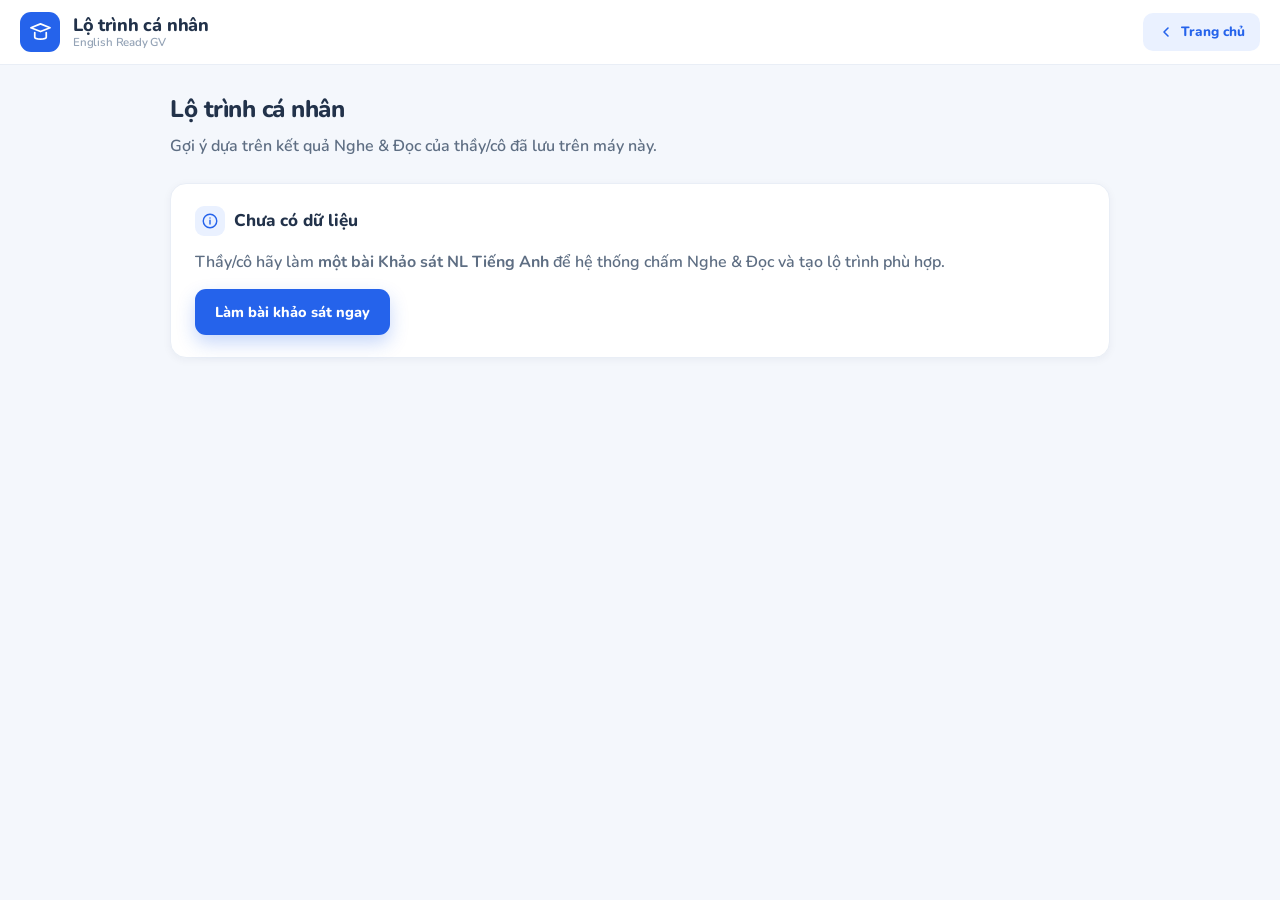
<file: lo-trinh.html>
<!DOCTYPE html>
<html lang="vi">
<head>
<meta charset="UTF-8">
<meta name="viewport" content="width=device-width, initial-scale=1.0">
<title>Lộ trình cá nhân — English Ready GV</title>
<link rel="preconnect" href="https://fonts.googleapis.com">
<link rel="preconnect" href="https://fonts.gstatic.com" crossorigin>
<link href="https://fonts.googleapis.com/css2?family=Nunito:wght@400;600;700;800&display=swap&subset=vietnamese,latin" rel="stylesheet">
<link rel="stylesheet" href="app.css">
</head>
<body>
<header class="appbar">
  <span class="logo"><svg viewBox="0 0 24 24" fill="none" stroke="currentColor" stroke-width="1.8" stroke-linecap="round" stroke-linejoin="round"><path d="M2 7l10-4 10 4-10 4z"/><path d="M6 12v5c0 1 2.5 2 6 2s6-1 6-2v-5"/></svg></span>
  <h1>Lộ trình cá nhân<small id="who">English Ready GV</small></h1>
  <a class="back" href="index.html"><svg viewBox="0 0 24 24" fill="none" stroke="currentColor" stroke-width="2.4" stroke-linecap="round" stroke-linejoin="round"><path d="M15 6l-6 6 6 6"/></svg> Trang chủ</a>
</header>

<div class="wrap">
  <h2 class="page-title">Lộ trình cá nhân</h2>
  <p class="page-sub">Gợi ý dựa trên kết quả Nghe &amp; Đọc của thầy/cô đã lưu trên máy này.</p>
  <div id="content"></div>
</div>

<script>
(function(){
  var stats={}; try{ stats=JSON.parse(localStorage.getItem('erg_stats')||'{}'); }catch(_){}
  var user={}; try{ user=JSON.parse(localStorage.getItem('erg_user')||'{}'); }catch(_){}
  var cap='tieuhoc', m={'Tiểu học':'tieuhoc','THCS':'thcs','THPT':'thpt'};
  if(user.level&&m[user.level]) cap=m[user.level];
  if(user.name) document.getElementById('who').textContent=user.name+(user.level?' · '+user.level:'');

  var host=document.getElementById('content');
  var has = (typeof stats.nghe==='number') || (typeof stats.doc==='number');

  if(!has){
    host.innerHTML='<div class="card"><h2><span class="ic"><svg viewBox="0 0 24 24" fill="none" stroke="currentColor" stroke-width="1.9" stroke-linecap="round" stroke-linejoin="round"><circle cx="12" cy="12" r="9"/><path d="M12 16v-5M12 8h.01"/></svg></span>Chưa có dữ liệu</h2>'
      +'<p class="muted">Thầy/cô hãy làm <b>một bài Khảo sát NL Tiếng Anh</b> để hệ thống chấm Nghe &amp; Đọc và tạo lộ trình phù hợp.</p>'
      +'<a class="btn" style="margin-top:14px" href="'+encodeURI("khao-sat.html")+'?cap='+cap+'">Làm bài khảo sát ngay</a></div>';
    return;
  }

  var nghe=(typeof stats.nghe==='number')?stats.nghe:null;
  var doc=(typeof stats.doc==='number')?stats.doc:null;
  function bar(label,val,color){
    if(val==null) return '<p class="muted" style="margin:8px 0">'+label+': <i>chưa có dữ liệu</i></p>';
    return '<div style="margin:10px 0"><div style="display:flex;justify-content:space-between;font-weight:800;font-size:14px"><span>'+label+'</span><span style="color:'+color+'">'+val+'%</span></div><div class="bar"><i style="width:'+val+'%;background:'+color+'"></i></div></div>';
  }
  var html='<div class="card"><h2><span class="ic"><svg viewBox="0 0 24 24" fill="none" stroke="currentColor" stroke-width="1.9" stroke-linecap="round" stroke-linejoin="round"><path d="M4 19V5M4 19h16M8 16v-5M12 16V8M16 16v-7"/></svg></span>Năng lực hiện tại</h2>';
  html+=bar('Nghe',nghe,'#2563eb')+bar('Đọc',doc,'#8b5cf6');
  html+='</div>';

  // xác định kỹ năng cần ưu tiên
  var weak='Nghe', weakOnly='A', weakVal=nghe;
  if(nghe==null || (doc!=null && doc<nghe)){ weak='Đọc'; weakOnly='B'; weakVal=doc; }
  var level = (weakVal!=null && weakVal>=85)?'rất tốt':(weakVal!=null && weakVal>=65)?'khá':(weakVal!=null && weakVal>=40)?'cơ bản':'cần củng cố';

  html+='<div class="card"><h2><span class="ic"><svg viewBox="0 0 24 24" fill="none" stroke="currentColor" stroke-width="1.9" stroke-linecap="round" stroke-linejoin="round"><path d="M12 2l3 7 7 .5-5.5 4.5 2 7L12 17l-6.5 4 2-7L2 9.5 9 9z"/></svg></span>Lộ trình gợi ý tuần này</h2>';
  html+='<p class="muted" style="margin-bottom:12px">Ưu tiên kỹ năng <b>'+weak+'</b> (mức '+level+'). Mỗi tuần nên:</p>';
  html+='<div class="step"><span class="n">1</span><div><b>Luyện '+weak+' — 2 buổi (15–20 phút)</b><div class="d">Tập trung kỹ năng yếu nhất để nâng mức nhanh nhất.</div></div></div>';
  html+='<div class="step"><span class="n">2</span><div><b>Làm 1 đề Khảo sát đầy đủ (có tính giờ)</b><div class="d">Làm quen áp lực thời gian &amp; cấu trúc 4 kỹ năng.</div></div></div>';
  html+='<div class="step"><span class="n">3</span><div><b>Luyện Nói 10 phút/ngày</b><div class="d">Thu âm, nghe lại và tự sửa phát âm.</div></div></div>';
  html+='<div class="step"><span class="n">4</span><div><b>Viết 1 đoạn ngắn theo chủ đề</b><div class="d">Rèn câu đúng ngữ pháp, đủ ý.</div></div></div>';
  html+='<div style="margin-top:16px;display:flex;gap:10px;flex-wrap:wrap">'
    +'<a class="btn" href="'+encodeURI("khao-sat.html")+'?cap='+cap+'&only='+weakOnly+'">Luyện '+weak+' ngay</a>'
    +'<a class="btn" style="background:#fff;color:var(--blue);border:1px solid var(--line);box-shadow:none" href="luyen-4-ky-nang.html?cap='+cap+'">Mở Luyện 4 kỹ năng</a></div>';
  html+='</div>';

  if(typeof stats.done==='number'){
    html+='<div class="card"><h2><span class="ic"><svg viewBox="0 0 24 24" fill="none" stroke="currentColor" stroke-width="1.9" stroke-linecap="round" stroke-linejoin="round"><path d="M5 12l5 5L20 7"/></svg></span>Tiến độ</h2>'
      +'<p class="muted">Đã hoàn thành <b>'+stats.done+'</b> lượt · Chuỗi <b>'+(stats.streak||1)+'</b> ngày'
      +((typeof stats.hours==='number')?(' · Tổng thời gian <b>'+stats.hours+'h'+(stats.mins||0)+'p</b>'):'')+'.</p></div>';
  }
  host.innerHTML=html;
})();
</script>
</body>
</html>
</file>
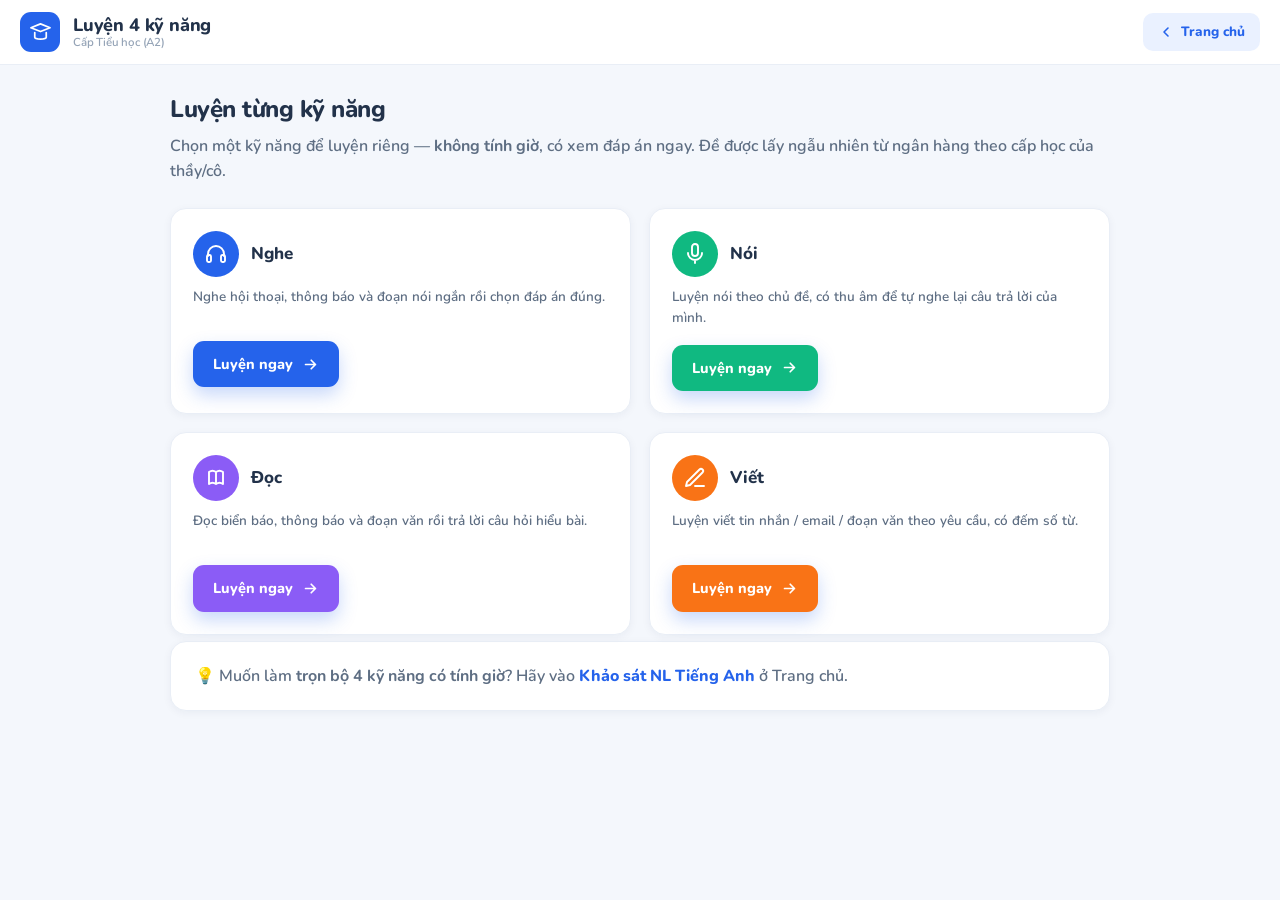
<file: luyen-4-ky-nang.html>
<!DOCTYPE html>
<html lang="vi">
<head>
<meta charset="UTF-8">
<meta name="viewport" content="width=device-width, initial-scale=1.0">
<title>Luyện 4 kỹ năng — English Ready GV</title>
<link rel="preconnect" href="https://fonts.googleapis.com">
<link rel="preconnect" href="https://fonts.gstatic.com" crossorigin>
<link href="https://fonts.googleapis.com/css2?family=Nunito:wght@400;600;700;800&display=swap&subset=vietnamese,latin" rel="stylesheet">
<link rel="stylesheet" href="app.css">
</head>
<body>
<header class="appbar">
  <span class="logo"><svg viewBox="0 0 24 24" fill="none" stroke="currentColor" stroke-width="1.8" stroke-linecap="round" stroke-linejoin="round"><path d="M2 7l10-4 10 4-10 4z"/><path d="M6 12v5c0 1 2.5 2 6 2s6-1 6-2v-5"/></svg></span>
  <h1>Luyện 4 kỹ năng<small id="lvl">English Ready GV</small></h1>
  <a class="back" href="index.html"><svg viewBox="0 0 24 24" fill="none" stroke="currentColor" stroke-width="2.4" stroke-linecap="round" stroke-linejoin="round"><path d="M15 6l-6 6 6 6"/></svg> Trang chủ</a>
</header>

<div class="wrap">
  <h2 class="page-title">Luyện từng kỹ năng</h2>
  <p class="page-sub">Chọn một kỹ năng để luyện riêng — <b>không tính giờ</b>, có xem đáp án ngay. Đề được lấy ngẫu nhiên từ ngân hàng theo cấp học của thầy/cô.</p>

  <div class="grid2">
    <div class="skill-card s-blue">
      <div class="top"><span class="badge"><svg viewBox="0 0 24 24" fill="none" stroke="currentColor" stroke-width="1.9" stroke-linecap="round" stroke-linejoin="round"><path d="M4 14v-2a8 8 0 0 1 16 0v2"/><rect x="3" y="13" width="4" height="7" rx="1.5"/><rect x="17" y="13" width="4" height="7" rx="1.5"/></svg></span><span class="nm">Nghe</span></div>
      <p>Nghe hội thoại, thông báo và đoạn nói ngắn rồi chọn đáp án đúng.</p>
      <a class="btn" data-only="A">Luyện ngay <svg viewBox="0 0 24 24" fill="none" stroke="currentColor" stroke-width="2.4" stroke-linecap="round" stroke-linejoin="round"><path d="M5 12h14M13 6l6 6-6 6"/></svg></a>
    </div>
    <div class="skill-card s-green">
      <div class="top"><span class="badge"><svg viewBox="0 0 24 24" fill="none" stroke="currentColor" stroke-width="1.9" stroke-linecap="round" stroke-linejoin="round"><rect x="9" y="2" width="6" height="12" rx="3"/><path d="M5 11a7 7 0 0 0 14 0M12 18v3"/></svg></span><span class="nm">Nói</span></div>
      <p>Luyện nói theo chủ đề, có thu âm để tự nghe lại câu trả lời của mình.</p>
      <a class="btn" data-only="E" style="background:var(--green)">Luyện ngay <svg viewBox="0 0 24 24" fill="none" stroke="currentColor" stroke-width="2.4" stroke-linecap="round" stroke-linejoin="round"><path d="M5 12h14M13 6l6 6-6 6"/></svg></a>
    </div>
    <div class="skill-card s-purple">
      <div class="top"><span class="badge"><svg viewBox="0 0 24 24" fill="none" stroke="currentColor" stroke-width="1.9" stroke-linecap="round" stroke-linejoin="round"><path d="M12 6c-2-1.5-5-1.5-7 0v12c2-1.5 5-1.5 7 0M12 6c2-1.5 5-1.5 7 0v12c-2-1.5-5-1.5-7 0M12 6v12"/></svg></span><span class="nm">Đọc</span></div>
      <p>Đọc biển báo, thông báo và đoạn văn rồi trả lời câu hỏi hiểu bài.</p>
      <a class="btn" data-only="B" style="background:var(--purple)">Luyện ngay <svg viewBox="0 0 24 24" fill="none" stroke="currentColor" stroke-width="2.4" stroke-linecap="round" stroke-linejoin="round"><path d="M5 12h14M13 6l6 6-6 6"/></svg></a>
    </div>
    <div class="skill-card s-orange">
      <div class="top"><span class="badge"><svg viewBox="0 0 24 24" fill="none" stroke="currentColor" stroke-width="1.9" stroke-linecap="round" stroke-linejoin="round"><path d="M12 20h9"/><path d="M16.5 3.5a2.1 2.1 0 0 1 3 3L7 19l-4 1 1-4z"/></svg></span><span class="nm">Viết</span></div>
      <p>Luyện viết tin nhắn / email / đoạn văn theo yêu cầu, có đếm số từ.</p>
      <a class="btn" data-only="D" style="background:var(--orange)">Luyện ngay <svg viewBox="0 0 24 24" fill="none" stroke="currentColor" stroke-width="2.4" stroke-linecap="round" stroke-linejoin="round"><path d="M5 12h14M13 6l6 6-6 6"/></svg></a>
    </div>
  </div>

  <div class="card" style="margin-top:6px">
    <p class="muted">💡 Muốn làm <b>trọn bộ 4 kỹ năng có tính giờ</b>? Hãy vào <a href="index.html" style="color:var(--blue);font-weight:800">Khảo sát NL Tiếng Anh</a> ở Trang chủ.</p>
  </div>
</div>

<script>
(function(){
  var cap=new URLSearchParams(location.search).get('cap');
  if(!cap){ try{ var u=JSON.parse(localStorage.getItem('erg_user')||'null'); var m={'Tiểu học':'tieuhoc','THCS':'thcs','THPT':'thpt'}; if(u&&u.level&&m[u.level]) cap=m[u.level]; }catch(_){} }
  cap=cap||'tieuhoc';
  var lab={tieuhoc:'Cấp Tiểu học (A2)',thcs:'Cấp THCS (B1)',thpt:'Cấp THPT (B2)'}[cap];
  document.getElementById('lvl').textContent=lab;
  document.querySelectorAll('.btn[data-only]').forEach(function(a){
    a.setAttribute('href', encodeURI('khao-sat.html')+'?cap='+cap+'&only='+a.getAttribute('data-only'));
  });
})();
</script>
</body>
</html>
</file>
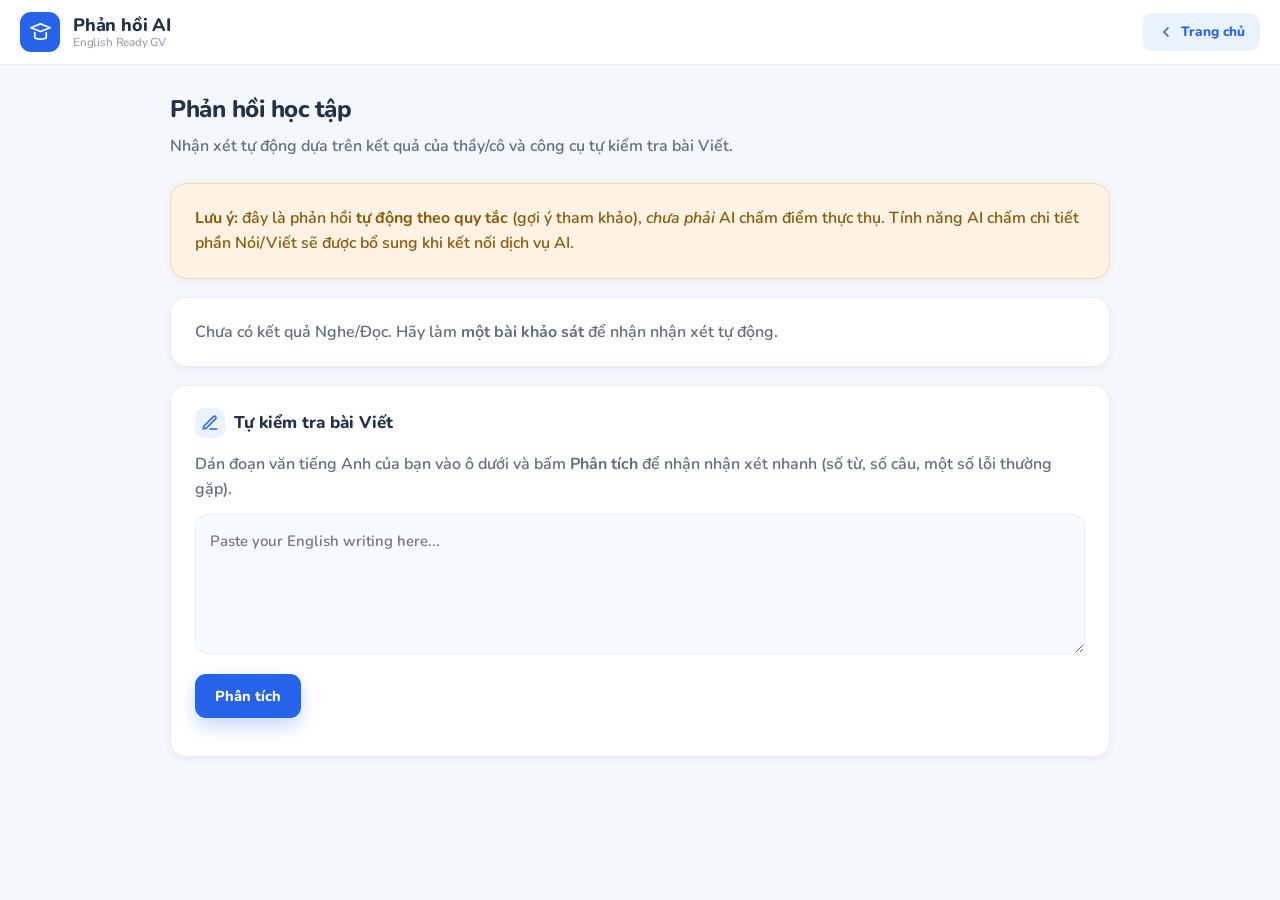
<file: phan-hoi-ai.html>
<!DOCTYPE html>
<html lang="vi">
<head>
<meta charset="UTF-8">
<meta name="viewport" content="width=device-width, initial-scale=1.0">
<title>Phản hồi AI — English Ready GV</title>
<link rel="preconnect" href="https://fonts.googleapis.com">
<link rel="preconnect" href="https://fonts.gstatic.com" crossorigin>
<link href="https://fonts.googleapis.com/css2?family=Nunito:wght@400;600;700;800&display=swap&subset=vietnamese,latin" rel="stylesheet">
<link rel="stylesheet" href="app.css">
</head>
<body>
<header class="appbar">
  <span class="logo"><svg viewBox="0 0 24 24" fill="none" stroke="currentColor" stroke-width="1.8" stroke-linecap="round" stroke-linejoin="round"><path d="M2 7l10-4 10 4-10 4z"/><path d="M6 12v5c0 1 2.5 2 6 2s6-1 6-2v-5"/></svg></span>
  <h1>Phản hồi AI<small>English Ready GV</small></h1>
  <a class="back" href="index.html"><svg viewBox="0 0 24 24" fill="none" stroke="currentColor" stroke-width="2.4" stroke-linecap="round" stroke-linejoin="round"><path d="M15 6l-6 6 6 6"/></svg> Trang chủ</a>
</header>

<div class="wrap">
  <h2 class="page-title">Phản hồi học tập</h2>
  <p class="page-sub">Nhận xét tự động dựa trên kết quả của thầy/cô và công cụ tự kiểm tra bài Viết.</p>

  <div class="card" style="background:var(--amber-soft);border-color:#f3dca6">
    <p class="muted" style="color:#8a5a08"><b>Lưu ý:</b> đây là phản hồi <b>tự động theo quy tắc</b> (gợi ý tham khảo), <i>chưa phải</i> AI chấm điểm thực thụ. Tính năng AI chấm chi tiết phần Nói/Viết sẽ được bổ sung khi kết nối dịch vụ AI.</p>
  </div>

  <div id="auto"></div>

  <div class="card">
    <h2><span class="ic"><svg viewBox="0 0 24 24" fill="none" stroke="currentColor" stroke-width="1.9" stroke-linecap="round" stroke-linejoin="round"><path d="M12 20h9"/><path d="M16.5 3.5a2.1 2.1 0 0 1 3 3L7 19l-4 1 1-4z"/></svg></span>Tự kiểm tra bài Viết</h2>
    <p class="muted" style="margin-bottom:12px">Dán đoạn văn tiếng Anh của bạn vào ô dưới và bấm <b>Phân tích</b> để nhận nhận xét nhanh (số từ, số câu, một số lỗi thường gặp).</p>
    <textarea id="essay" placeholder="Paste your English writing here..."></textarea>
    <button class="btn" id="analyze" style="margin-top:12px">Phân tích</button>
    <div id="result" style="margin-top:16px"></div>
  </div>
</div>

<script>
(function(){
  // ===== Phản hồi tự động theo điểm =====
  var stats={}; try{ stats=JSON.parse(localStorage.getItem('erg_stats')||'{}'); }catch(_){}
  var auto=document.getElementById('auto');
  function tip(skill,val,good,mid,low){
    var t = val>=70?good : val>=45?mid : low;
    var color = val>=70?'#10b981' : val>=45?'#d97706' : '#ef4444';
    return '<div class="step"><span class="n" style="background:'+color+'22;color:'+color+'">'+val+'</span><div><b>'+skill+' — '+val+'%</b><div class="d">'+t+'</div></div></div>';
  }
  var h='';
  if(typeof stats.nghe==='number' || typeof stats.doc==='number'){
    h+='<div class="card"><h2><span class="ic"><svg viewBox="0 0 24 24" fill="none" stroke="currentColor" stroke-width="1.9" stroke-linecap="round" stroke-linejoin="round"><path d="M12 4l1.6 3.6L17 9l-3.4 1.4L12 14l-1.6-3.6L7 9l3.4-1.4z" fill="currentColor" stroke="none"/></svg></span>Nhận xét theo kết quả gần đây</h2>';
    if(typeof stats.nghe==='number') h+=tip('Nghe',stats.nghe,
      'Rất tốt! Hãy thử nội dung nhanh và học thuật hơn để duy trì phong độ.',
      'Khá ổn. Luyện nghe số liệu/thời gian/tên riêng và nghe lại lời thoại.',
      'Cần củng cố. Nghe đoạn ngắn nhiều lần, đọc kèm lời thoại để bắt âm.');
    if(typeof stats.doc==='number') h+=tip('Đọc',stats.doc,
      'Rất tốt! Mở rộng từ vựng học thuật và đọc bài dài hơn.',
      'Khá ổn. Luyện kỹ năng tìm thông tin (scanning) và đoán nghĩa qua ngữ cảnh.',
      'Cần củng cố. Bắt đầu từ biển báo/thông báo ngắn rồi tăng dần độ dài.');
    h+='</div>';
  } else {
    h+='<div class="card"><p class="muted">Chưa có kết quả Nghe/Đọc. Hãy làm <b>một bài khảo sát</b> để nhận nhận xét tự động.</p></div>';
  }
  auto.innerHTML=h;

  // ===== Tự kiểm tra bài Viết (theo quy tắc) =====
  document.getElementById('analyze').addEventListener('click', function(){
    var t=document.getElementById('essay').value.trim();
    var res=document.getElementById('result');
    if(!t){ res.innerHTML='<p class="muted">Hãy nhập đoạn văn trước nhé.</p>'; return; }
    var words=(t.match(/[A-Za-zÀ-ỹ']+/g)||[]).length;
    var sentences=(t.match(/[.!?]+/g)||[]).length || 1;
    var avg=Math.round(words/sentences);
    var notes=[];
    if(words<40) notes.push(['warn','Đoạn khá ngắn ('+words+' từ) — cân nhắc viết thêm để đủ ý.']);
    else notes.push(['ok','Độ dài hợp lý ('+words+' từ).']);
    if(avg>25) notes.push(['warn','Câu trung bình dài ('+avg+' từ/câu) — thử tách thành câu ngắn, rõ hơn.']);
    else notes.push(['ok','Độ dài câu ổn (~'+avg+' từ/câu).']);
    // chữ hoa đầu câu
    var badCap=(t.match(/[.!?]\s+[a-z]/g)||[]).length + (/^[a-z]/.test(t)?1:0);
    if(badCap>0) notes.push(['warn',badCap+' chỗ có thể thiếu <b>viết hoa đầu câu</b>.']);
    else notes.push(['ok','Viết hoa đầu câu tốt.']);
    // "i" viết thường
    if(/\bi\b/.test(t)) notes.push(['warn','Đại từ <b>“I”</b> phải luôn viết hoa.']);
    // lặp từ
    var lc=t.toLowerCase().match(/[a-z']+/g)||[]; var freq={},rep=[];
    lc.forEach(function(w){ if(w.length>=5){ freq[w]=(freq[w]||0)+1; } });
    Object.keys(freq).forEach(function(w){ if(freq[w]>=4) rep.push(w); });
    if(rep.length) notes.push(['warn','Một số từ lặp nhiều lần: <b>'+rep.slice(0,4).join(', ')+'</b> — thử dùng từ đồng nghĩa.']);

    var html='<div class="card" style="margin:0"><h2 style="margin-bottom:10px">Kết quả phân tích</h2>';
    notes.forEach(function(n){
      var c=n[0]==='ok'?'#10b981':'#d97706';
      html+='<div class="step" style="border-bottom:1px solid #eef2f8"><span class="n" style="background:'+c+'22;color:'+c+'">'+(n[0]==='ok'?'✓':'!')+'</span><div><div class="d" style="color:var(--ink)">'+n[1]+'</div></div></div>';
    });
    html+='<p class="muted" style="margin-top:12px;font-size:12.5px">* Phân tích tự động mang tính tham khảo, không thay thế đánh giá của giáo viên/giám khảo.</p></div>';
    res.innerHTML=html;
  });
})();
</script>
</body>
</html>
</file>
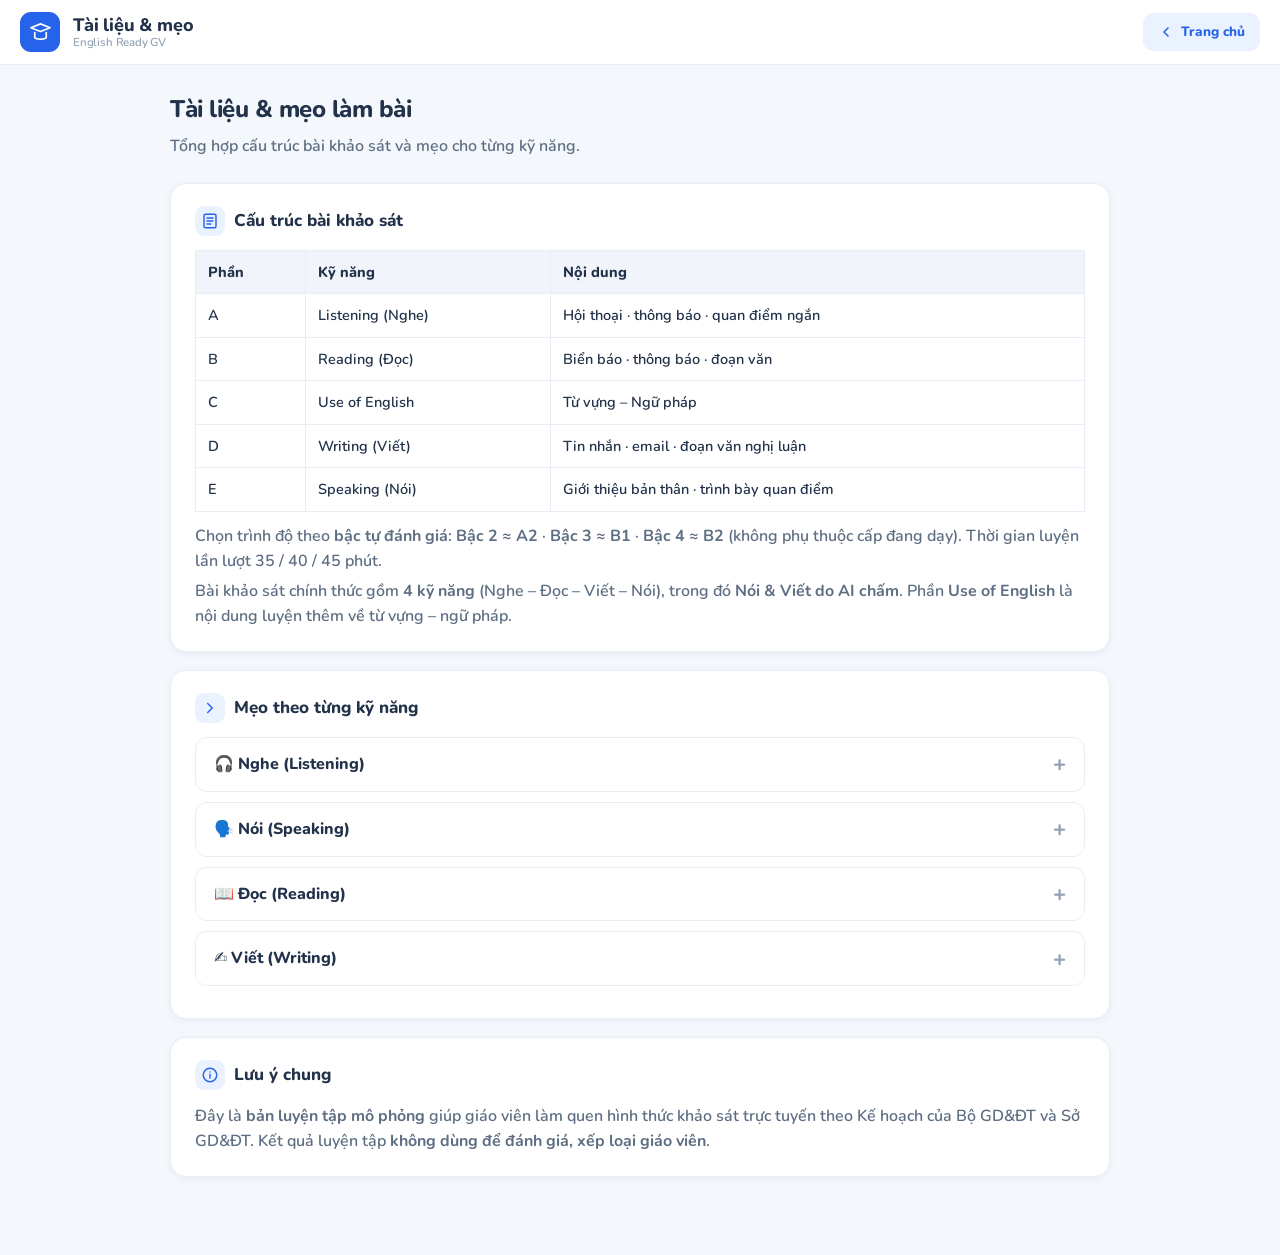
<file: tai-lieu.html>
<!DOCTYPE html>
<html lang="vi">
<head>
<meta charset="UTF-8">
<meta name="viewport" content="width=device-width, initial-scale=1.0">
<title>Tài liệu & mẹo — English Ready GV</title>
<link rel="preconnect" href="https://fonts.googleapis.com">
<link rel="preconnect" href="https://fonts.gstatic.com" crossorigin>
<link href="https://fonts.googleapis.com/css2?family=Nunito:wght@400;600;700;800&display=swap&subset=vietnamese,latin" rel="stylesheet">
<link rel="stylesheet" href="app.css">
</head>
<body>
<header class="appbar">
  <span class="logo"><svg viewBox="0 0 24 24" fill="none" stroke="currentColor" stroke-width="1.8" stroke-linecap="round" stroke-linejoin="round"><path d="M2 7l10-4 10 4-10 4z"/><path d="M6 12v5c0 1 2.5 2 6 2s6-1 6-2v-5"/></svg></span>
  <h1>Tài liệu & mẹo<small>English Ready GV</small></h1>
  <a class="back" href="index.html"><svg viewBox="0 0 24 24" fill="none" stroke="currentColor" stroke-width="2.4" stroke-linecap="round" stroke-linejoin="round"><path d="M15 6l-6 6 6 6"/></svg> Trang chủ</a>
</header>

<div class="wrap">
  <h2 class="page-title">Tài liệu & mẹo làm bài</h2>
  <p class="page-sub">Tổng hợp cấu trúc bài khảo sát và mẹo cho từng kỹ năng.</p>

  <div class="card">
    <h2><span class="ic"><svg viewBox="0 0 24 24" fill="none" stroke="currentColor" stroke-width="1.9" stroke-linecap="round" stroke-linejoin="round"><rect x="4" y="3" width="16" height="18" rx="2"/><path d="M8 8h8M8 12h8M8 16h5"/></svg></span>Cấu trúc bài khảo sát</h2>
    <table>
      <tr><th>Phần</th><th>Kỹ năng</th><th>Nội dung</th></tr>
      <tr><td>A</td><td>Listening (Nghe)</td><td>Hội thoại · thông báo · quan điểm ngắn</td></tr>
      <tr><td>B</td><td>Reading (Đọc)</td><td>Biển báo · thông báo · đoạn văn</td></tr>
      <tr><td>C</td><td>Use of English</td><td>Từ vựng – Ngữ pháp</td></tr>
      <tr><td>D</td><td>Writing (Viết)</td><td>Tin nhắn · email · đoạn văn nghị luận</td></tr>
      <tr><td>E</td><td>Speaking (Nói)</td><td>Giới thiệu bản thân · trình bày quan điểm</td></tr>
    </table>
    <p class="muted" style="margin-top:12px">Chọn trình độ theo <b>bậc tự đánh giá</b>: <b>Bậc 2 ≈ A2</b> · <b>Bậc 3 ≈ B1</b> · <b>Bậc 4 ≈ B2</b> (không phụ thuộc cấp đang dạy). Thời gian luyện lần lượt 35 / 40 / 45 phút.</p>
    <p class="muted" style="margin-top:6px">Bài khảo sát chính thức gồm <b>4 kỹ năng</b> (Nghe – Đọc – Viết – Nói), trong đó <b>Nói &amp; Viết do AI chấm</b>. Phần <b>Use of English</b> là nội dung luyện thêm về từ vựng – ngữ pháp.</p>
  </div>

  <div class="card">
    <h2><span class="ic"><svg viewBox="0 0 24 24" fill="none" stroke="currentColor" stroke-width="1.9" stroke-linecap="round" stroke-linejoin="round"><path d="M9 18l6-6-6-6"/></svg></span>Mẹo theo từng kỹ năng</h2>
    <details class="acc"><summary>🎧 Nghe (Listening)</summary><div class="body">• Đọc nhanh câu hỏi & lựa chọn <b>trước khi</b> nghe để biết cần tìm gì.<br>• Nghe ý chính, đừng cố dịch từng từ.<br>• Chú ý số liệu, thời gian, tên riêng — thường là chỗ ra đáp án.<br>• Câu nào bỏ lỡ thì đoán hợp lý rồi nghe câu tiếp, đừng dừng lại.</div></details>
    <details class="acc"><summary>🗣️ Nói (Speaking)</summary><div class="body">• Trả lời <b>thành câu đầy đủ</b>, có ví dụ minh hoạ.<br>• Dùng từ nối: <i>first, because, for example, in my opinion…</i><br>• Nói chậm – rõ tốt hơn nói nhanh – vấp.<br>• Tận dụng thời gian chuẩn bị để gạch ý chính.</div></details>
    <details class="acc"><summary>📖 Đọc (Reading)</summary><div class="body">• Đọc lướt lấy ý chính (skimming), rồi tìm thông tin cho từng câu (scanning).<br>• Đáp án thường là cách <b>diễn đạt lại</b> câu trong bài, không lặp y nguyên.<br>• Cẩn thận từ phủ định: <i>not, never, no</i>.</div></details>
    <details class="acc"><summary>✍️ Viết (Writing)</summary><div class="body">• Đọc kỹ yêu cầu — đủ <b>cả 3 ý</b> được hỏi.<br>• Mở – thân – kết rõ ràng; câu ngắn, đúng ngữ pháp.<br>• Viết đủ số từ gợi ý; dành 1–2 phút đọc lại sửa lỗi chính tả/chia động từ.</div></details>
  </div>

  <div class="card">
    <h2><span class="ic"><svg viewBox="0 0 24 24" fill="none" stroke="currentColor" stroke-width="1.9" stroke-linecap="round" stroke-linejoin="round"><circle cx="12" cy="12" r="9"/><path d="M12 16v-5M12 8h.01"/></svg></span>Lưu ý chung</h2>
    <p class="muted">Đây là <b>bản luyện tập mô phỏng</b> giúp giáo viên làm quen hình thức khảo sát trực tuyến theo Kế hoạch của Bộ GD&amp;ĐT và Sở GD&amp;ĐT. Kết quả luyện tập <b>không dùng để đánh giá, xếp loại giáo viên</b>.</p>
  </div>
</div>
</body>
</html>
</file>
<file: app.css>
/* ===== English Ready GV — stylesheet dùng chung cho các trang con ===== */
:root{
  --blue:#2563eb;--blue-d:#1d4ed8;--blue-soft:#eaf1ff;
  --green:#10b981;--green-soft:#e4f7f0;
  --purple:#8b5cf6;--purple-soft:#f0eafe;
  --orange:#f97316;--orange-soft:#fff0e3;
  --amber:#d97706;--amber-soft:#fdf2e3;
  --ink:#22324a;--ink-2:#5e6e83;--muted:#94a3b6;
  --bg:#f4f7fc;--card:#fff;--line:#e9eef6;--r:16px;
}
*{box-sizing:border-box;margin:0;padding:0}
body{font-family:"Nunito","Segoe UI",system-ui,-apple-system,Arial,sans-serif;background:var(--bg);color:var(--ink);font-weight:600;line-height:1.55;-webkit-font-smoothing:antialiased;text-rendering:optimizeLegibility}
a{text-decoration:none;color:inherit}
.num{font-variant-numeric:tabular-nums}

.appbar{position:sticky;top:0;z-index:30;background:#fff;border-bottom:1px solid var(--line);display:flex;align-items:center;gap:13px;padding:12px 20px}
.appbar .logo{width:40px;height:40px;border-radius:11px;background:var(--blue);display:grid;place-items:center;color:#fff;flex:none}
.appbar .logo svg{width:23px;height:23px}
.appbar h1{font-size:18px;font-weight:800;letter-spacing:-.01em;line-height:1.15}
.appbar h1 small{display:block;font-size:11.5px;color:var(--muted);font-weight:600}
.appbar .back{margin-left:auto;display:inline-flex;align-items:center;gap:7px;background:var(--blue-soft);color:var(--blue);font-weight:800;font-size:13.5px;padding:9px 15px;border-radius:10px;white-space:nowrap}
.appbar .back:hover{background:#dbe8ff}
.appbar .back svg{width:16px;height:16px}

.wrap{max-width:980px;margin:0 auto;padding:26px 20px 60px}
.page-title{font-size:24px;font-weight:800;letter-spacing:-.02em;margin-bottom:6px}
.page-sub{color:var(--ink-2);font-weight:600;margin-bottom:24px}

.card{background:var(--card);border:1px solid var(--line);border-radius:var(--r);box-shadow:0 2px 8px rgba(20,40,80,.05);padding:22px 24px;margin-bottom:18px}
.card h2{font-size:17px;font-weight:800;margin-bottom:14px;display:flex;align-items:center;gap:9px}
.card h2 .ic{width:30px;height:30px;border-radius:9px;display:grid;place-items:center;flex:none;background:var(--blue-soft);color:var(--blue)}
.card h2 .ic svg{width:18px;height:18px}
.muted{color:var(--ink-2);font-weight:600}

.btn{display:inline-flex;align-items:center;gap:9px;background:var(--blue);color:#fff;border:0;font-family:inherit;font-weight:800;font-size:14.5px;padding:12px 20px;border-radius:11px;cursor:pointer;box-shadow:0 8px 18px rgba(37,99,235,.25);transition:.15s}
.btn:hover{background:var(--blue-d);transform:translateY(-1px)}
.btn svg{width:17px;height:17px}

.grid2{display:grid;grid-template-columns:repeat(2,1fr);gap:18px}

table{width:100%;border-collapse:collapse;font-size:14.5px}
td,th{border:1px solid var(--line);padding:10px 12px;text-align:left}
th{background:#f1f5fb;font-weight:800}

.acc{border:1px solid var(--line);border-radius:12px;margin-bottom:10px;overflow:hidden;background:#fff}
.acc summary{cursor:pointer;padding:14px 18px;font-weight:800;list-style:none;display:flex;align-items:center;justify-content:space-between;gap:10px}
.acc summary::-webkit-details-marker{display:none}
.acc summary::after{content:'+';color:var(--muted);font-size:22px;line-height:1}
.acc[open] summary::after{content:'–'}
.acc .body{padding:0 18px 16px;color:var(--ink-2);font-weight:600;line-height:1.6}

.skill-card{padding:22px;border-radius:var(--r);border:1px solid var(--line);background:#fff;box-shadow:0 2px 8px rgba(20,40,80,.05)}
.skill-card .top{display:flex;align-items:center;gap:12px;margin-bottom:10px}
.skill-card .badge{width:46px;height:46px;border-radius:50%;display:grid;place-items:center;color:#fff;flex:none}
.skill-card .badge svg{width:24px;height:24px}
.skill-card .nm{font-size:17px;font-weight:800}
.skill-card p{color:var(--ink-2);font-weight:600;font-size:13.5px;margin-bottom:16px;min-height:38px}
.s-blue .badge{background:var(--blue)} .s-green .badge{background:var(--green)}
.s-purple .badge{background:var(--purple)} .s-orange .badge{background:var(--orange)}

.bar{height:10px;background:#eef2f8;border-radius:99px;overflow:hidden;margin:8px 0}
.bar>i{display:block;height:100%;border-radius:99px;background:var(--blue)}
.tag{display:inline-block;font-weight:800;font-size:12px;padding:3px 10px;border-radius:8px;background:var(--blue-soft);color:var(--blue)}

.step{display:flex;gap:13px;padding:13px 0;border-bottom:1px solid #eef2f8}
.step:last-child{border-bottom:0}
.step .n{width:28px;height:28px;border-radius:50%;background:var(--blue-soft);color:var(--blue);font-weight:800;display:grid;place-items:center;flex:none;font-size:13px}
.step b{font-size:14.5px}
.step .d{color:var(--ink-2);font-weight:600;font-size:13px}

textarea{width:100%;min-height:140px;padding:14px;border:1px solid var(--line);border-radius:12px;font-family:inherit;font-size:15px;font-weight:600;line-height:1.6;resize:vertical;background:#f7faff}
textarea:focus{outline:none;border-color:#bcd4ff;box-shadow:0 0 0 4px var(--blue-soft);background:#fff}

@media(max-width:680px){
  .grid2{grid-template-columns:1fr}
  .wrap{padding:18px 14px 50px}
  .appbar{padding:10px 14px}.appbar h1{font-size:16px}
  .page-title{font-size:20px}
}
</file>
